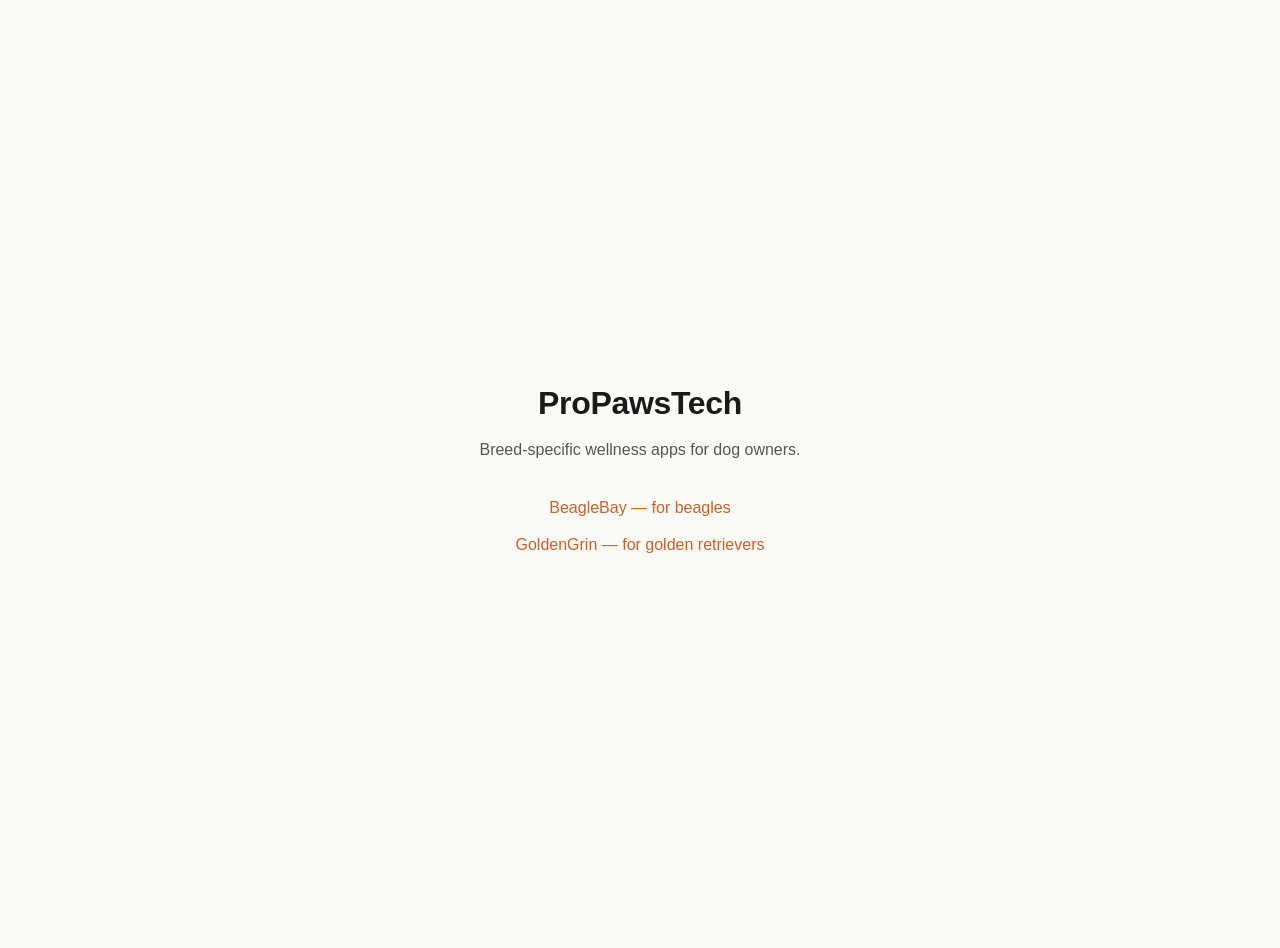
<file: index.html>
<!DOCTYPE html>
<html lang="en">
<head>
    <meta charset="utf-8">
    <meta name="viewport" content="width=device-width, initial-scale=1">
    <meta name="robots" content="index,follow">
    <title>ProPawsTech</title>
    <style>
        :root {
            --bg: #fafaf7;
            --fg: #1a1a1a;
            --muted: #555;
            --accent: #c8632c;
        }
        @media (prefers-color-scheme: dark) {
            :root { --bg:#15140f; --fg:#ececea; --muted:#a4a4a0; --accent:#ffa86b; }
        }
        body {
            background: var(--bg); color: var(--fg);
            font-family: -apple-system, BlinkMacSystemFont, "Segoe UI", Roboto, sans-serif;
            margin: 0; min-height: 100vh;
            display: flex; align-items: center; justify-content: center;
            padding: 24px; line-height: 1.6;
        }
        main { max-width: 480px; text-align: center; }
        h1 { font-size: 2rem; margin: 0 0 8px; letter-spacing: -0.01em; }
        p  { color: var(--muted); margin: 0 0 32px; }
        ul { list-style: none; padding: 0; margin: 0; }
        li { margin: 12px 0; }
        a {
            color: var(--accent); text-decoration: none; font-weight: 500;
        }
        a:hover { text-decoration: underline; }
    </style>
</head>
<body>
<main>
    <h1>ProPawsTech</h1>
    <p>Breed-specific wellness apps for dog owners.</p>
    <ul>
        <li><a href="/beaglebay/">BeagleBay — for beagles</a></li>
        <li><a href="/goldengrin/">GoldenGrin — for golden retrievers</a></li>
    </ul>
</main>
</body>
</html>
</file>
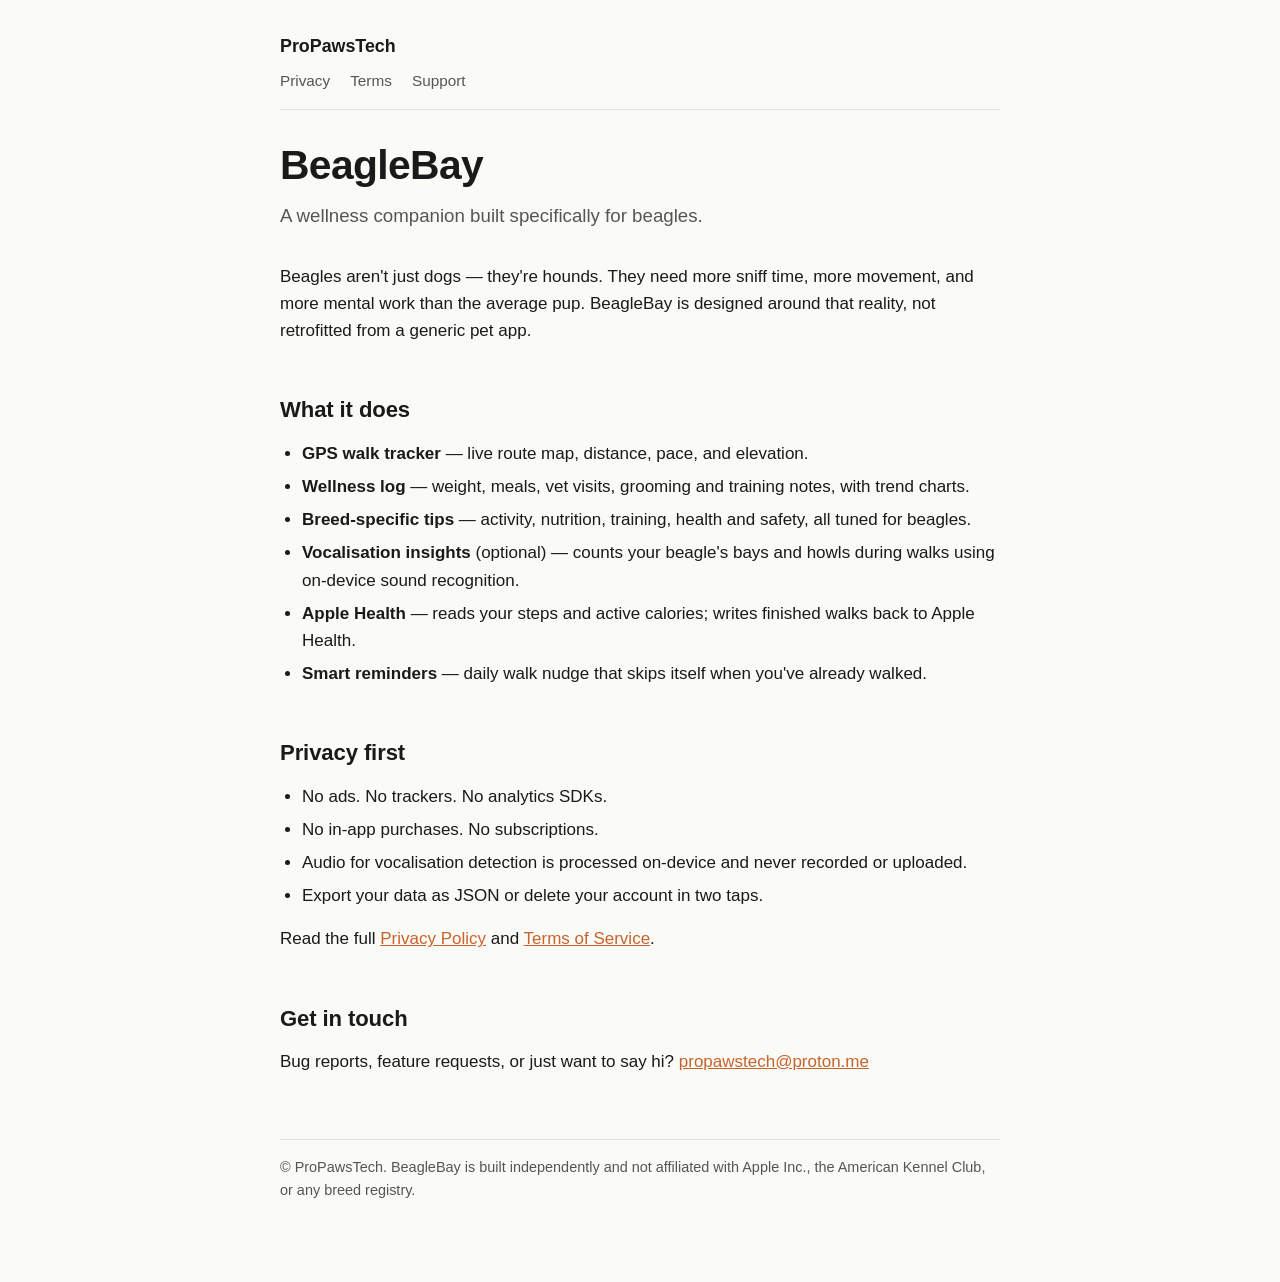
<file: beaglebay/index.html>
<!DOCTYPE html>
<html lang="en">
<head>
    <meta charset="utf-8">
    <meta name="viewport" content="width=device-width, initial-scale=1">
    <meta name="description" content="BeagleBay — the wellness companion built specifically for beagles. GPS walks, weight & nutrition tracking, breed-specific tips. Free, no ads, no in-app purchases.">
    <meta name="robots" content="index,follow">
    <title>BeagleBay — A wellness app built for beagles</title>
    <style>
        :root {
            --bg: #fafaf7;
            --fg: #1a1a1a;
            --muted: #555;
            --accent: #c8632c;
            --rule: #e3e3dd;
            --max-width: 720px;
        }
        @media (prefers-color-scheme: dark) {
            :root { --bg:#15140f; --fg:#ececea; --muted:#a4a4a0; --accent:#ffa86b; --rule:#2c2a25; }
        }
        * { box-sizing: border-box; }
        html { font-size: 17px; -webkit-text-size-adjust: 100%; }
        body {
            background: var(--bg); color: var(--fg);
            font-family: -apple-system, BlinkMacSystemFont, "Segoe UI", Roboto, sans-serif;
            line-height: 1.6; margin: 0; padding: 32px 24px 80px;
            display: flex; justify-content: center;
        }
        main { width: 100%; max-width: var(--max-width); }
        header {
            border-bottom: 1px solid var(--rule);
            padding-bottom: 16px; margin-bottom: 32px;
        }
        header a.brand {
            font-weight: 600; color: var(--fg); text-decoration: none; font-size: 1.05rem;
        }
        header nav { margin-top: 8px; font-size: 0.9rem; }
        header nav a { color: var(--muted); text-decoration: none; margin-right: 16px; }
        header nav a:hover { color: var(--accent); }
        h1 {
            font-size: 2.4rem; line-height: 1.15; margin: 24px 0 12px;
            letter-spacing: -0.015em;
        }
        .lede { color: var(--muted); font-size: 1.1rem; margin: 0 0 32px; }
        h2 {
            font-size: 1.3rem; margin: 48px 0 12px; letter-spacing: -0.005em;
        }
        p, ul { margin: 0 0 16px; }
        ul { padding-left: 22px; }
        li { margin-bottom: 6px; }
        a { color: var(--accent); }
        .pill {
            display: inline-block; background: var(--rule); color: var(--fg);
            padding: 4px 12px; border-radius: 999px; font-size: 0.85rem;
            margin-right: 8px; margin-bottom: 8px;
        }
        footer {
            margin-top: 64px; padding-top: 16px;
            border-top: 1px solid var(--rule);
            color: var(--muted); font-size: 0.85rem;
        }
        footer a { color: var(--muted); }
    </style>
</head>
<body>
<main>
    <header>
        <a class="brand" href="/">ProPawsTech</a>
        <nav>
            <a href="/beaglebay/privacy">Privacy</a>
            <a href="/beaglebay/terms">Terms</a>
            <a href="/beaglebay/support">Support</a>
        </nav>
    </header>

    <h1>BeagleBay</h1>
    <p class="lede">A wellness companion built specifically for beagles.</p>

    <p>
        Beagles aren't just dogs &mdash; they're hounds. They need more sniff
        time, more movement, and more mental work than the average pup.
        BeagleBay is designed around that reality, not retrofitted from a
        generic pet app.
    </p>

    <h2>What it does</h2>
    <ul>
        <li><strong>GPS walk tracker</strong> &mdash; live route map, distance, pace, and elevation.</li>
        <li><strong>Wellness log</strong> &mdash; weight, meals, vet visits, grooming and training notes, with trend charts.</li>
        <li><strong>Breed-specific tips</strong> &mdash; activity, nutrition, training, health and safety, all tuned for beagles.</li>
        <li><strong>Vocalisation insights</strong> (optional) &mdash; counts your beagle's bays and howls during walks using on-device sound recognition.</li>
        <li><strong>Apple Health</strong> &mdash; reads your steps and active calories; writes finished walks back to Apple Health.</li>
        <li><strong>Smart reminders</strong> &mdash; daily walk nudge that skips itself when you've already walked.</li>
    </ul>

    <h2>Privacy first</h2>
    <ul>
        <li>No ads. No trackers. No analytics SDKs.</li>
        <li>No in-app purchases. No subscriptions.</li>
        <li>Audio for vocalisation detection is processed on-device and never recorded or uploaded.</li>
        <li>Export your data as JSON or delete your account in two taps.</li>
    </ul>
    <p>
        Read the full <a href="/beaglebay/privacy">Privacy Policy</a> and
        <a href="/beaglebay/terms">Terms of Service</a>.
    </p>

    <h2>Get in touch</h2>
    <p>
        Bug reports, feature requests, or just want to say hi?
        <a href="mailto:propawstech@proton.me">propawstech@proton.me</a>
    </p>

    <footer>
        © ProPawsTech. BeagleBay is built independently and not affiliated
        with Apple Inc., the American Kennel Club, or any breed registry.
    </footer>
</main>
</body>
</html>
</file>
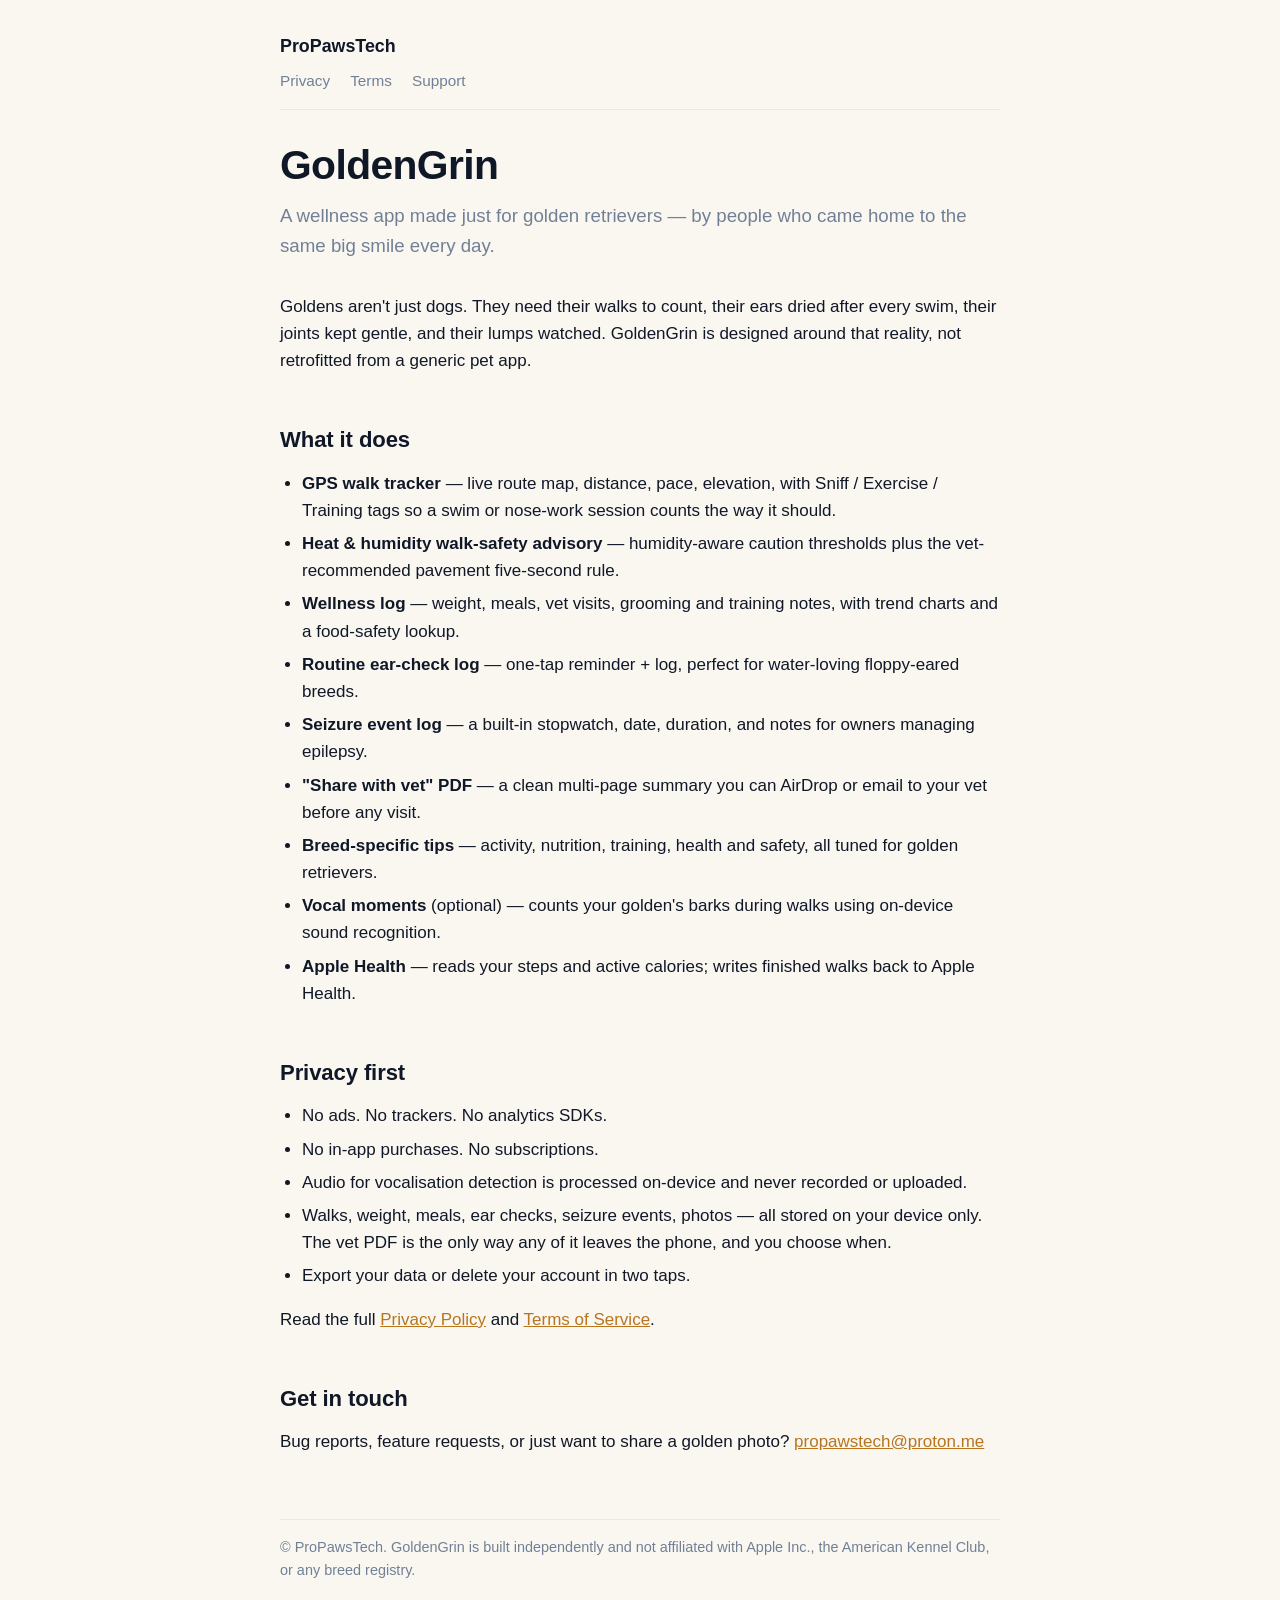
<file: goldengrin/index.html>
<!DOCTYPE html>
<html lang="en">
<head>
    <meta charset="utf-8">
    <meta name="viewport" content="width=device-width, initial-scale=1">
    <meta name="description" content="GoldenGrin — the wellness app made just for golden retrievers. GPS walks, swim & ear-care reminders, joint tracking, vet PDF export. Free, no ads, no in-app purchases.">
    <meta name="robots" content="index,follow">
    <title>GoldenGrin — A wellness app made for golden retrievers</title>
    <style>
        :root {
            --bg: #faf7f1;
            --fg: #101828;
            --muted: #718096;
            --accent: #d99a2b;
            --accent-dark: #b8751f;
            --rule: #f1e7da;
            --max-width: 720px;
        }
        @media (prefers-color-scheme: dark) {
            :root { --bg:#181610; --fg:#ececea; --muted:#a4a4a0; --accent:#e8b44c; --rule:#2c2925; }
        }
        * { box-sizing: border-box; }
        html { font-size: 17px; -webkit-text-size-adjust: 100%; }
        body {
            background: var(--bg); color: var(--fg);
            font-family: -apple-system, BlinkMacSystemFont, "Segoe UI", Roboto, sans-serif;
            line-height: 1.6; margin: 0; padding: 32px 24px 80px;
            display: flex; justify-content: center;
        }
        main { width: 100%; max-width: var(--max-width); }
        header {
            border-bottom: 1px solid var(--rule);
            padding-bottom: 16px; margin-bottom: 32px;
        }
        header a.brand {
            font-weight: 600; color: var(--fg); text-decoration: none; font-size: 1.05rem;
        }
        header nav { margin-top: 8px; font-size: 0.9rem; }
        header nav a { color: var(--muted); text-decoration: none; margin-right: 16px; }
        header nav a:hover { color: var(--accent); }
        h1 {
            font-size: 2.4rem; line-height: 1.15; margin: 24px 0 12px;
            letter-spacing: -0.015em;
        }
        .lede { color: var(--muted); font-size: 1.1rem; margin: 0 0 32px; }
        h2 {
            font-size: 1.3rem; margin: 48px 0 12px; letter-spacing: -0.005em;
        }
        p, ul { margin: 0 0 16px; }
        ul { padding-left: 22px; }
        li { margin-bottom: 6px; }
        a { color: var(--accent-dark); }
        .pill {
            display: inline-block; background: var(--rule); color: var(--fg);
            padding: 4px 12px; border-radius: 999px; font-size: 0.85rem;
            margin-right: 8px; margin-bottom: 8px;
        }
        footer {
            margin-top: 64px; padding-top: 16px;
            border-top: 1px solid var(--rule);
            color: var(--muted); font-size: 0.85rem;
        }
        footer a { color: var(--muted); }
    </style>
</head>
<body>
<main>
    <header>
        <a class="brand" href="/">ProPawsTech</a>
        <nav>
            <a href="/goldengrin/privacy">Privacy</a>
            <a href="/goldengrin/terms">Terms</a>
            <a href="/goldengrin/support">Support</a>
        </nav>
    </header>

    <h1>GoldenGrin</h1>
    <p class="lede">A wellness app made just for golden retrievers — by people who came home to the same big smile every day.</p>

    <p>
        Goldens aren't just dogs. They need their walks to count, their ears
        dried after every swim, their joints kept gentle, and their lumps
        watched. GoldenGrin is designed around that reality, not retrofitted
        from a generic pet app.
    </p>

    <h2>What it does</h2>
    <ul>
        <li><strong>GPS walk tracker</strong> &mdash; live route map, distance, pace, elevation, with Sniff / Exercise / Training tags so a swim or nose-work session counts the way it should.</li>
        <li><strong>Heat &amp; humidity walk-safety advisory</strong> &mdash; humidity-aware caution thresholds plus the vet-recommended pavement five-second rule.</li>
        <li><strong>Wellness log</strong> &mdash; weight, meals, vet visits, grooming and training notes, with trend charts and a food-safety lookup.</li>
        <li><strong>Routine ear-check log</strong> &mdash; one-tap reminder + log, perfect for water-loving floppy-eared breeds.</li>
        <li><strong>Seizure event log</strong> &mdash; a built-in stopwatch, date, duration, and notes for owners managing epilepsy.</li>
        <li><strong>"Share with vet" PDF</strong> &mdash; a clean multi-page summary you can AirDrop or email to your vet before any visit.</li>
        <li><strong>Breed-specific tips</strong> &mdash; activity, nutrition, training, health and safety, all tuned for golden retrievers.</li>
        <li><strong>Vocal moments</strong> (optional) &mdash; counts your golden's barks during walks using on-device sound recognition.</li>
        <li><strong>Apple Health</strong> &mdash; reads your steps and active calories; writes finished walks back to Apple Health.</li>
    </ul>

    <h2>Privacy first</h2>
    <ul>
        <li>No ads. No trackers. No analytics SDKs.</li>
        <li>No in-app purchases. No subscriptions.</li>
        <li>Audio for vocalisation detection is processed on-device and never recorded or uploaded.</li>
        <li>Walks, weight, meals, ear checks, seizure events, photos &mdash; all stored on your device only. The vet PDF is the only way any of it leaves the phone, and you choose when.</li>
        <li>Export your data or delete your account in two taps.</li>
    </ul>
    <p>
        Read the full <a href="/goldengrin/privacy">Privacy Policy</a> and
        <a href="/goldengrin/terms">Terms of Service</a>.
    </p>

    <h2>Get in touch</h2>
    <p>
        Bug reports, feature requests, or just want to share a golden photo?
        <a href="mailto:propawstech@proton.me">propawstech@proton.me</a>
    </p>

    <footer>
        © ProPawsTech. GoldenGrin is built independently and not affiliated
        with Apple Inc., the American Kennel Club, or any breed registry.
    </footer>
</main>
</body>
</html>
</file>
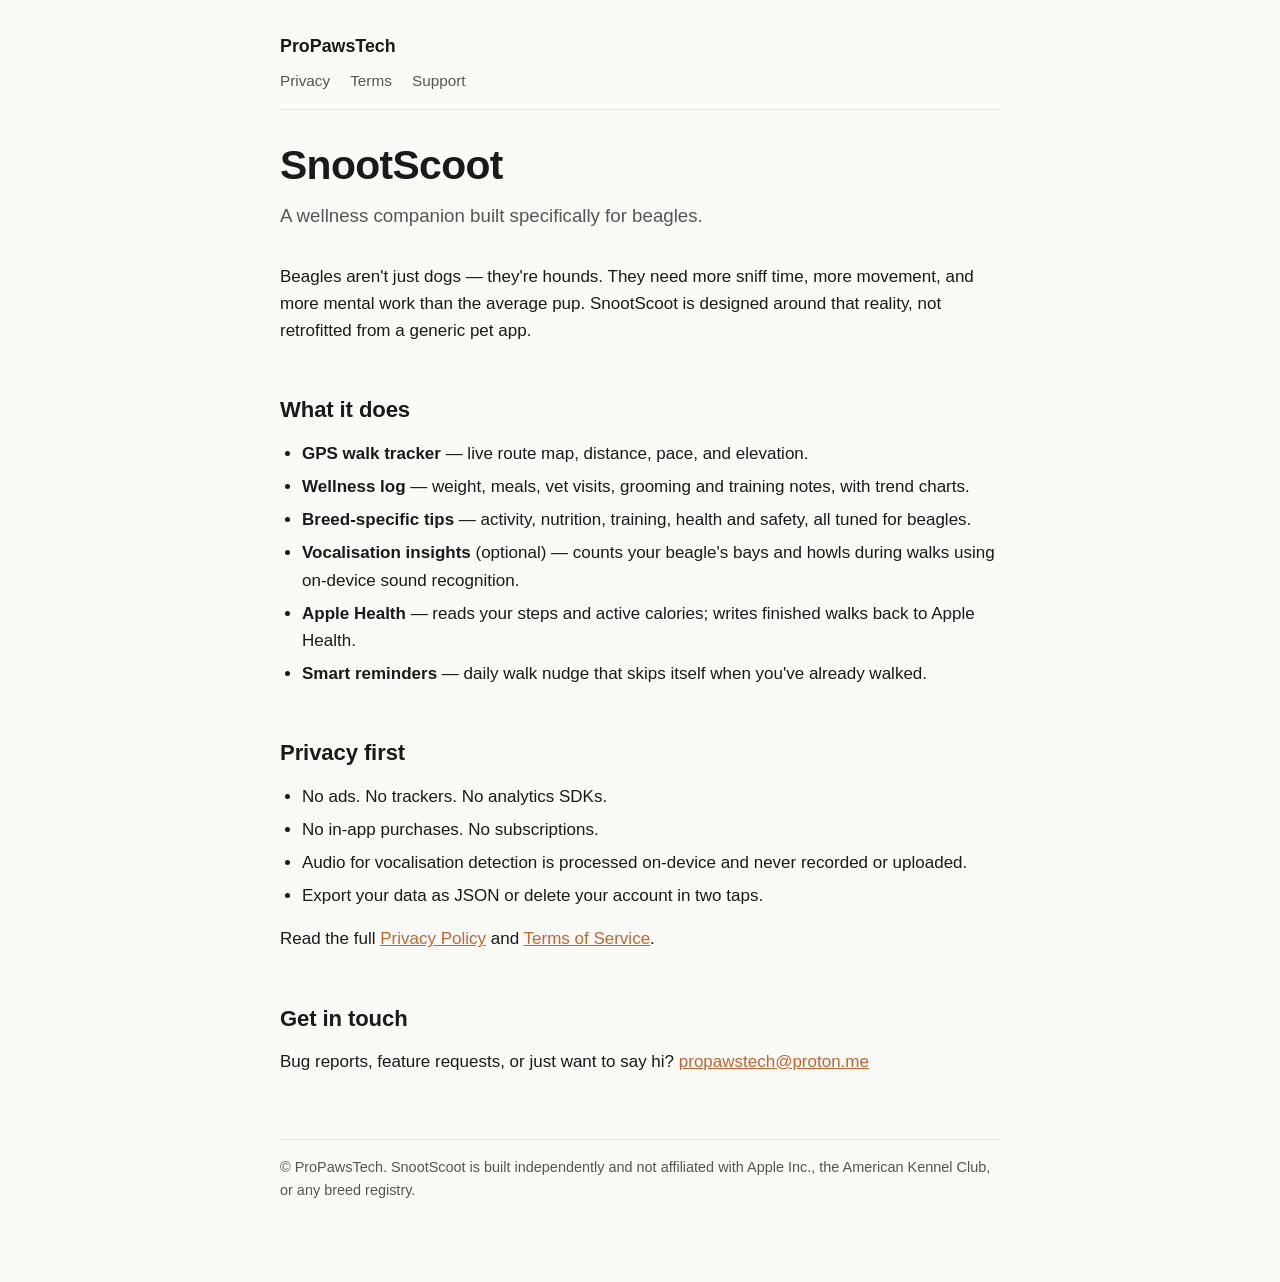
<file: snootscoot/index.html>
<!DOCTYPE html>
<html lang="en">
<head>
    <meta charset="utf-8">
    <meta name="viewport" content="width=device-width, initial-scale=1">
    <meta name="description" content="SnootScoot — the wellness companion built specifically for beagles. GPS walks, weight & nutrition tracking, breed-specific tips. Free, no ads, no in-app purchases.">
    <meta name="robots" content="index,follow">
    <title>SnootScoot — A wellness app built for beagles</title>
    <style>
        :root {
            --bg: #fafaf7;
            --fg: #1a1a1a;
            --muted: #555;
            --accent: #c8632c;
            --rule: #e3e3dd;
            --max-width: 720px;
        }
        @media (prefers-color-scheme: dark) {
            :root { --bg:#15140f; --fg:#ececea; --muted:#a4a4a0; --accent:#ffa86b; --rule:#2c2a25; }
        }
        * { box-sizing: border-box; }
        html { font-size: 17px; -webkit-text-size-adjust: 100%; }
        body {
            background: var(--bg); color: var(--fg);
            font-family: -apple-system, BlinkMacSystemFont, "Segoe UI", Roboto, sans-serif;
            line-height: 1.6; margin: 0; padding: 32px 24px 80px;
            display: flex; justify-content: center;
        }
        main { width: 100%; max-width: var(--max-width); }
        header {
            border-bottom: 1px solid var(--rule);
            padding-bottom: 16px; margin-bottom: 32px;
        }
        header a.brand {
            font-weight: 600; color: var(--fg); text-decoration: none; font-size: 1.05rem;
        }
        header nav { margin-top: 8px; font-size: 0.9rem; }
        header nav a { color: var(--muted); text-decoration: none; margin-right: 16px; }
        header nav a:hover { color: var(--accent); }
        h1 {
            font-size: 2.4rem; line-height: 1.15; margin: 24px 0 12px;
            letter-spacing: -0.015em;
        }
        .lede { color: var(--muted); font-size: 1.1rem; margin: 0 0 32px; }
        h2 {
            font-size: 1.3rem; margin: 48px 0 12px; letter-spacing: -0.005em;
        }
        p, ul { margin: 0 0 16px; }
        ul { padding-left: 22px; }
        li { margin-bottom: 6px; }
        a { color: var(--accent); }
        .pill {
            display: inline-block; background: var(--rule); color: var(--fg);
            padding: 4px 12px; border-radius: 999px; font-size: 0.85rem;
            margin-right: 8px; margin-bottom: 8px;
        }
        footer {
            margin-top: 64px; padding-top: 16px;
            border-top: 1px solid var(--rule);
            color: var(--muted); font-size: 0.85rem;
        }
        footer a { color: var(--muted); }
    </style>
</head>
<body>
<main>
    <header>
        <a class="brand" href="/">ProPawsTech</a>
        <nav>
            <a href="/snootscoot/privacy">Privacy</a>
            <a href="/snootscoot/terms">Terms</a>
            <a href="/snootscoot/support">Support</a>
        </nav>
    </header>

    <h1>SnootScoot</h1>
    <p class="lede">A wellness companion built specifically for beagles.</p>

    <p>
        Beagles aren't just dogs &mdash; they're hounds. They need more sniff
        time, more movement, and more mental work than the average pup.
        SnootScoot is designed around that reality, not retrofitted from a
        generic pet app.
    </p>

    <h2>What it does</h2>
    <ul>
        <li><strong>GPS walk tracker</strong> &mdash; live route map, distance, pace, and elevation.</li>
        <li><strong>Wellness log</strong> &mdash; weight, meals, vet visits, grooming and training notes, with trend charts.</li>
        <li><strong>Breed-specific tips</strong> &mdash; activity, nutrition, training, health and safety, all tuned for beagles.</li>
        <li><strong>Vocalisation insights</strong> (optional) &mdash; counts your beagle's bays and howls during walks using on-device sound recognition.</li>
        <li><strong>Apple Health</strong> &mdash; reads your steps and active calories; writes finished walks back to Apple Health.</li>
        <li><strong>Smart reminders</strong> &mdash; daily walk nudge that skips itself when you've already walked.</li>
    </ul>

    <h2>Privacy first</h2>
    <ul>
        <li>No ads. No trackers. No analytics SDKs.</li>
        <li>No in-app purchases. No subscriptions.</li>
        <li>Audio for vocalisation detection is processed on-device and never recorded or uploaded.</li>
        <li>Export your data as JSON or delete your account in two taps.</li>
    </ul>
    <p>
        Read the full <a href="/snootscoot/privacy">Privacy Policy</a> and
        <a href="/snootscoot/terms">Terms of Service</a>.
    </p>

    <h2>Get in touch</h2>
    <p>
        Bug reports, feature requests, or just want to say hi?
        <a href="mailto:propawstech@proton.me">propawstech@proton.me</a>
    </p>

    <footer>
        © ProPawsTech. SnootScoot is built independently and not affiliated
        with Apple Inc., the American Kennel Club, or any breed registry.
    </footer>
</main>
</body>
</html>
</file>
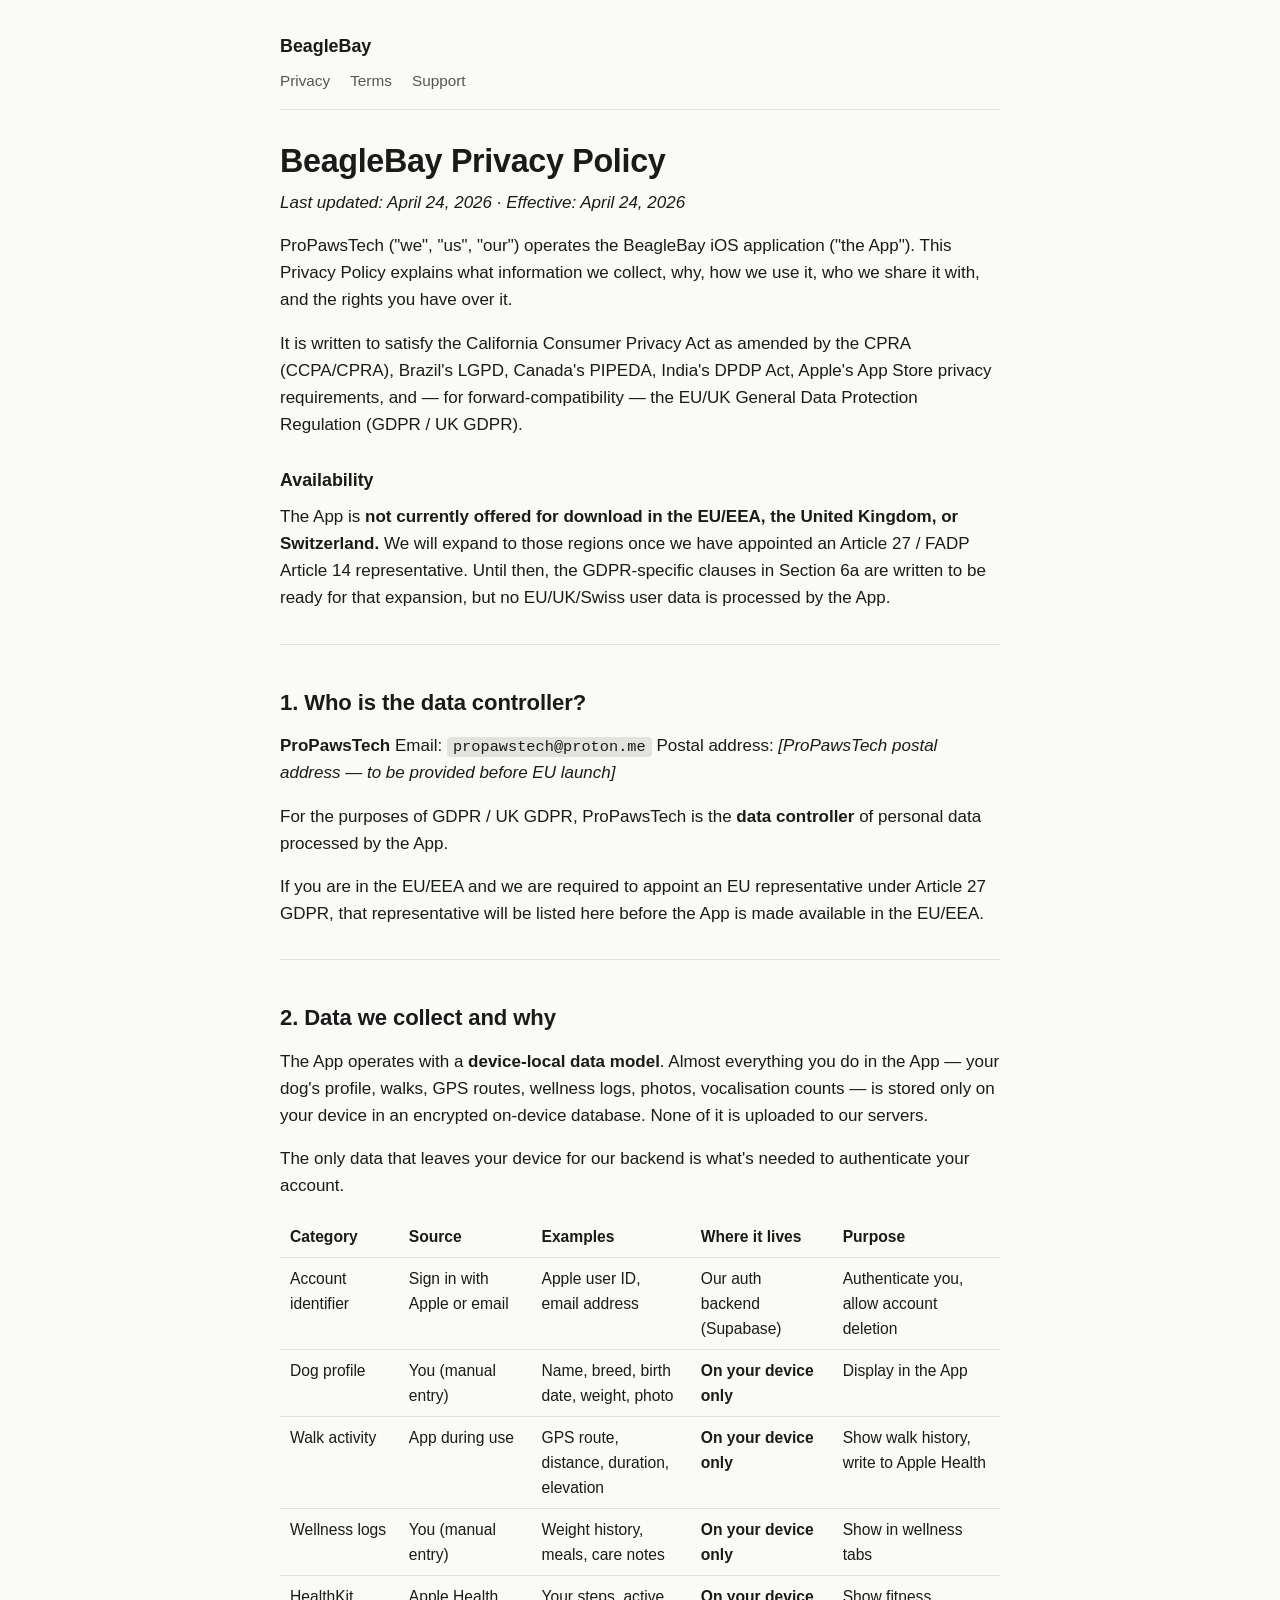
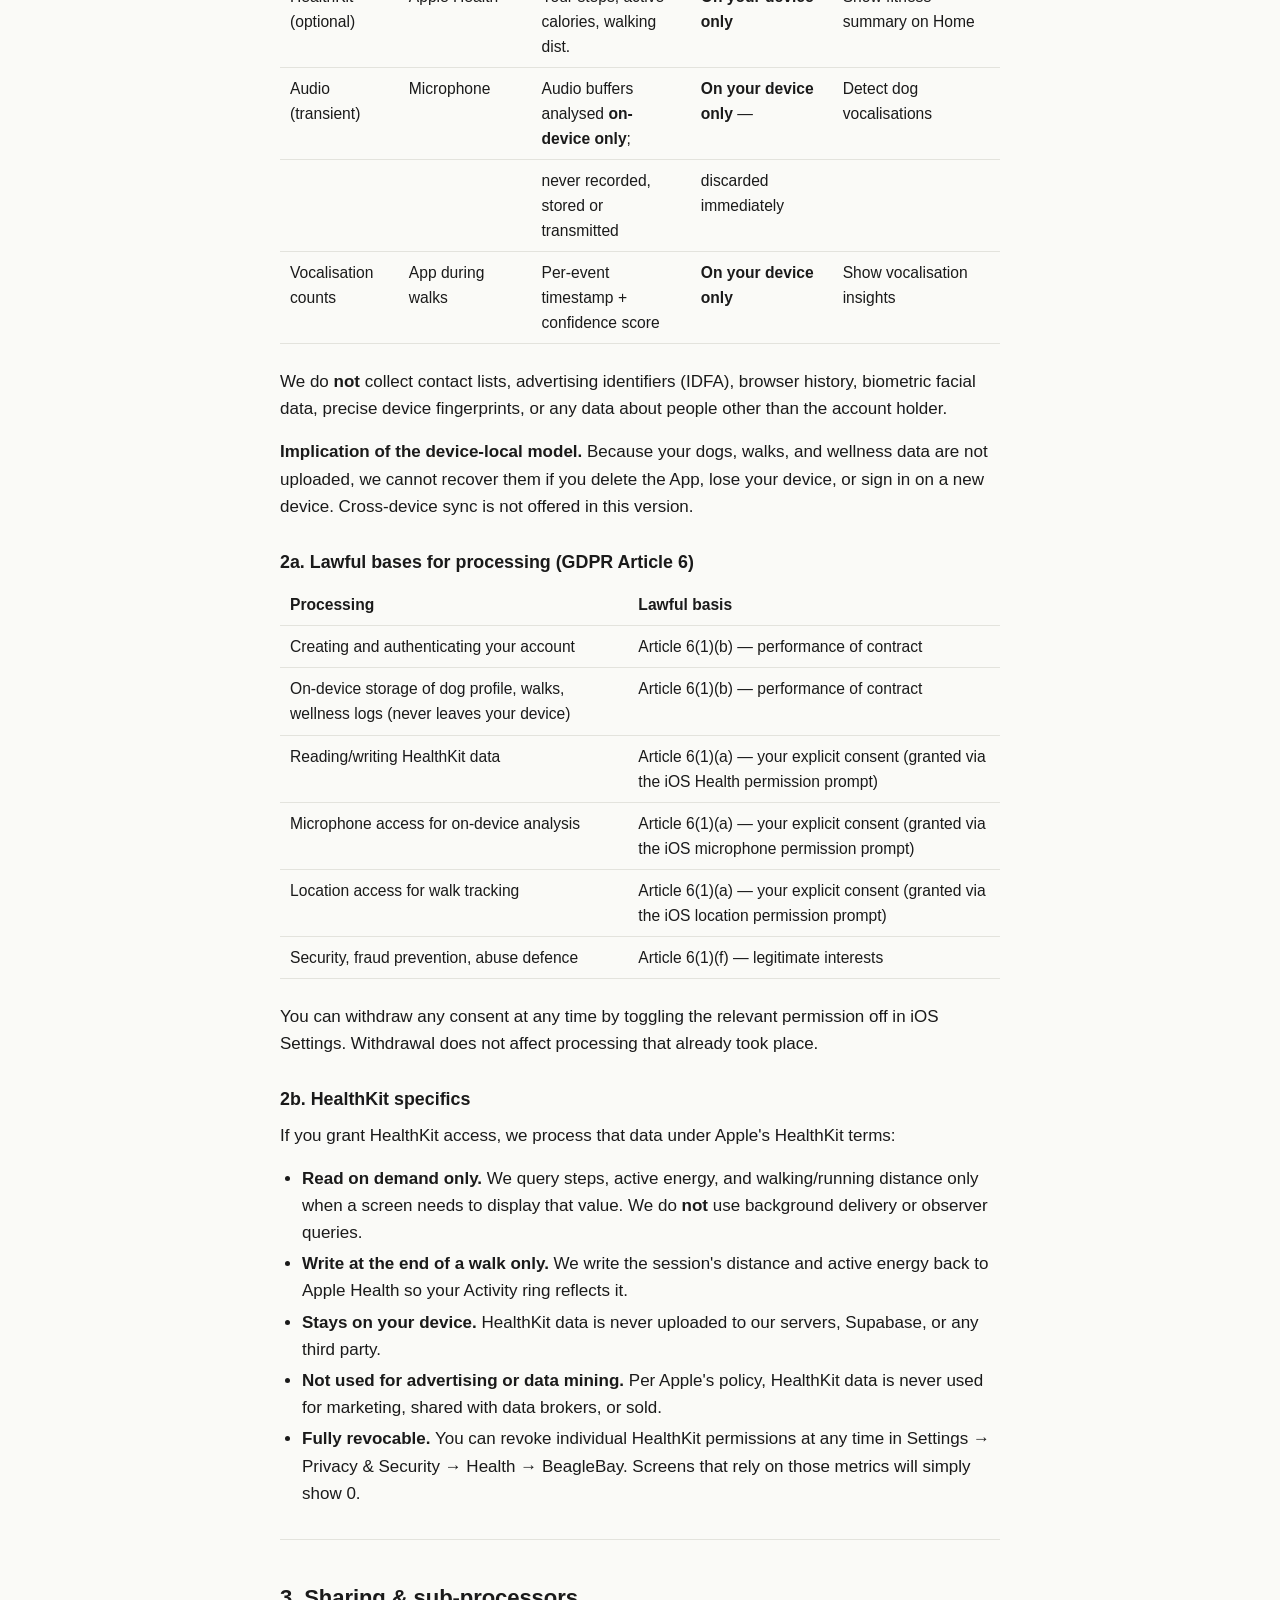
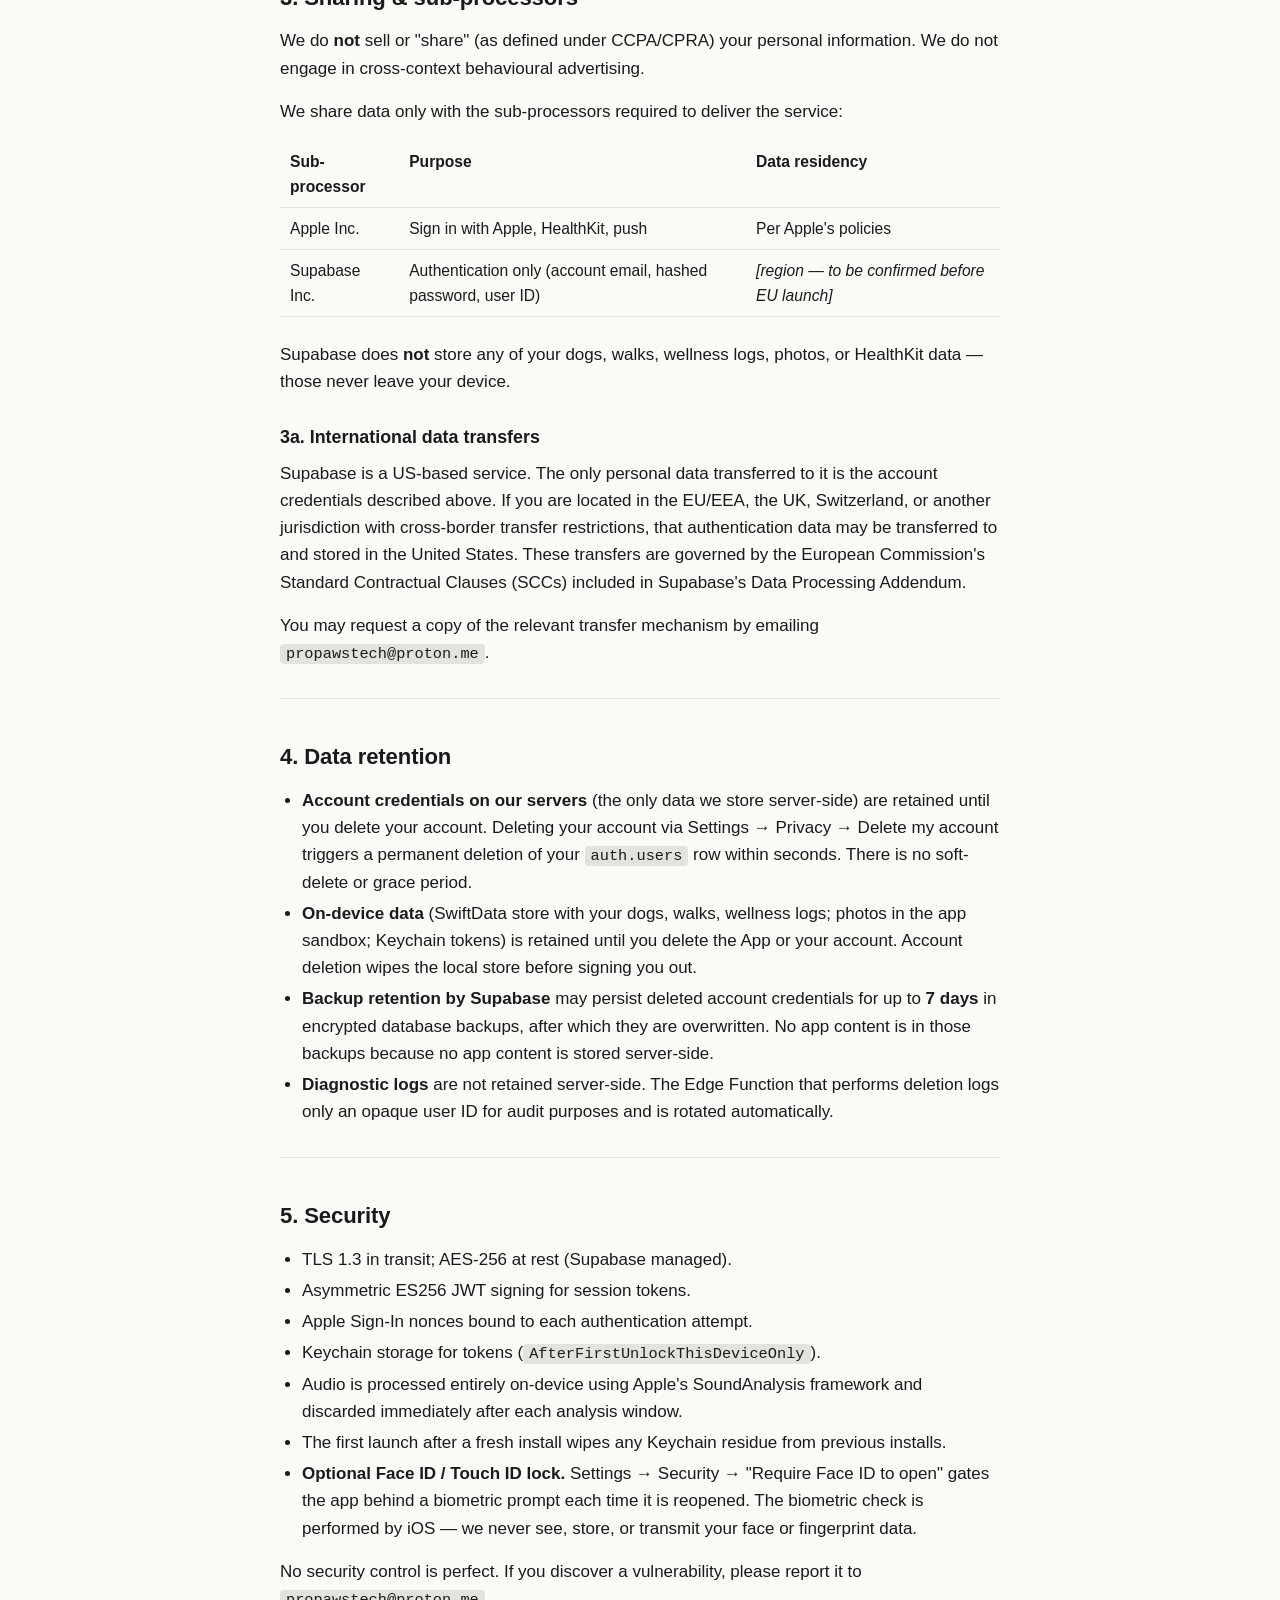
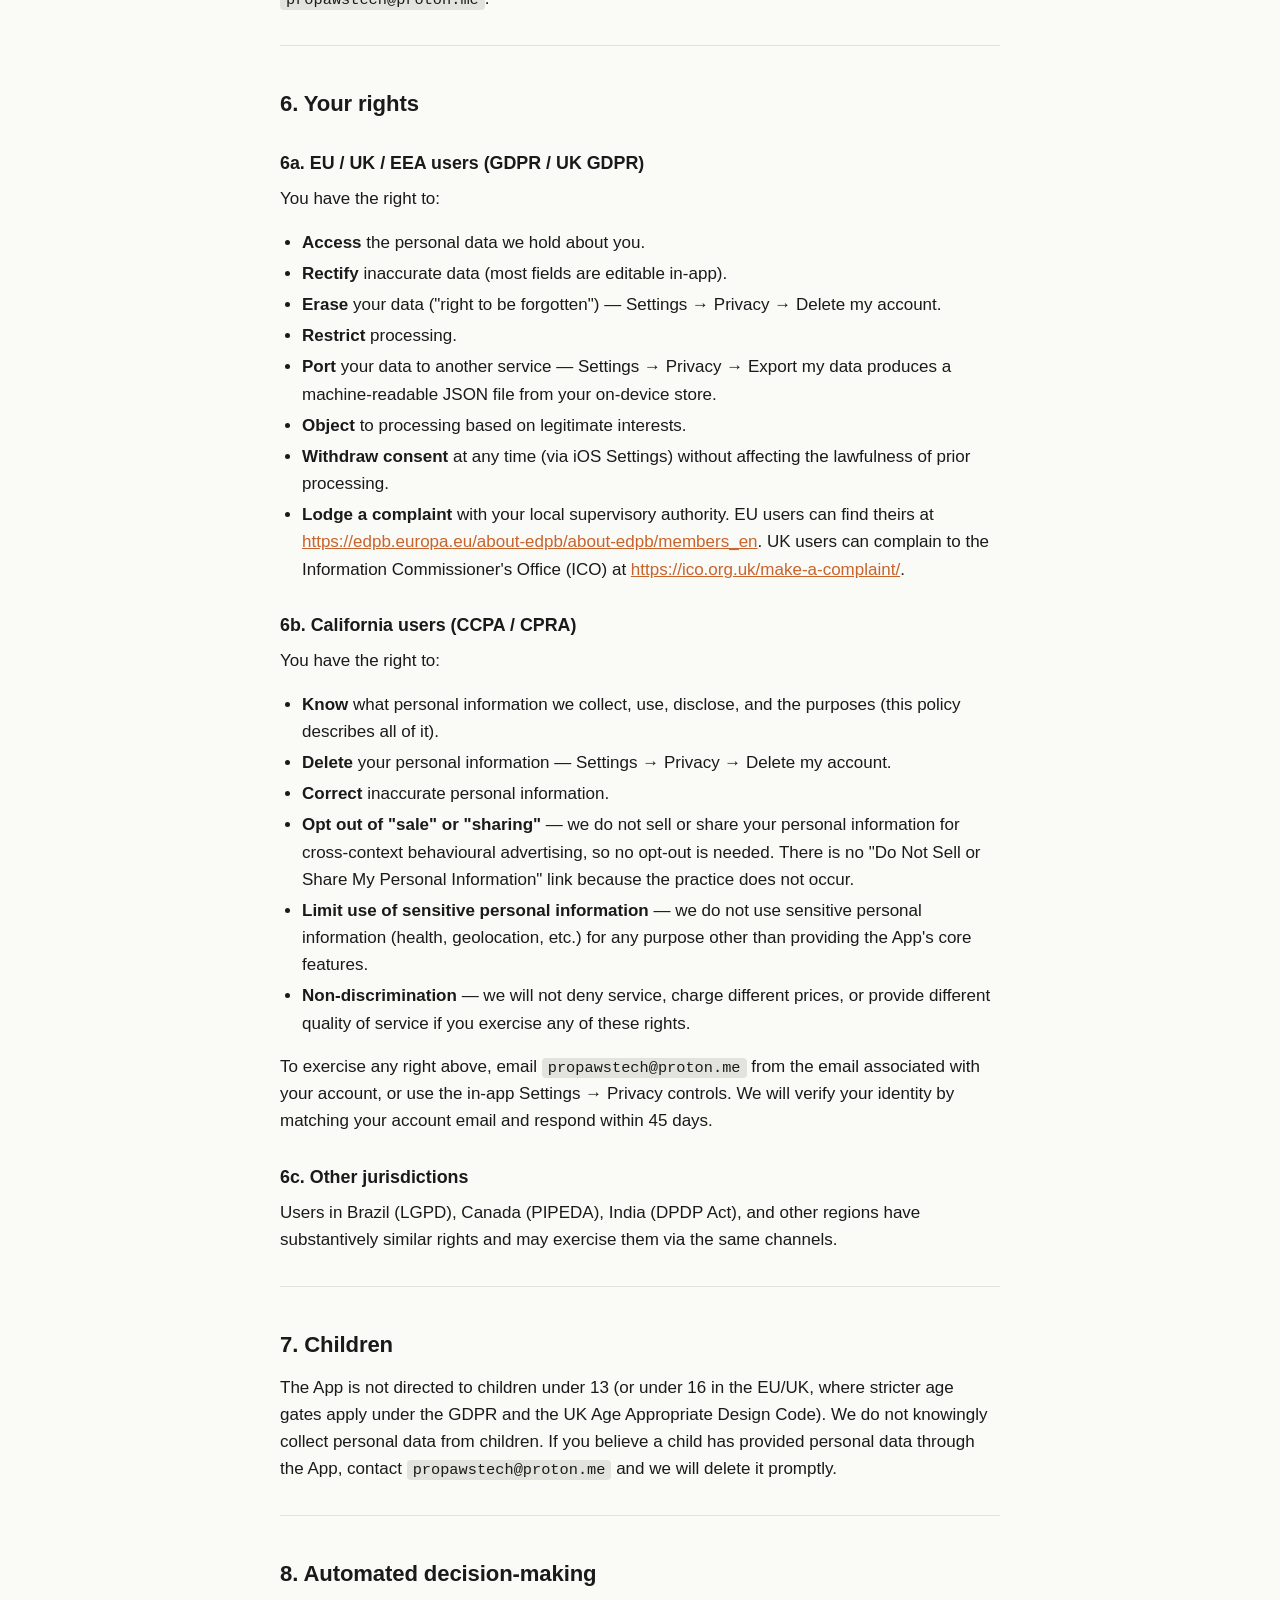
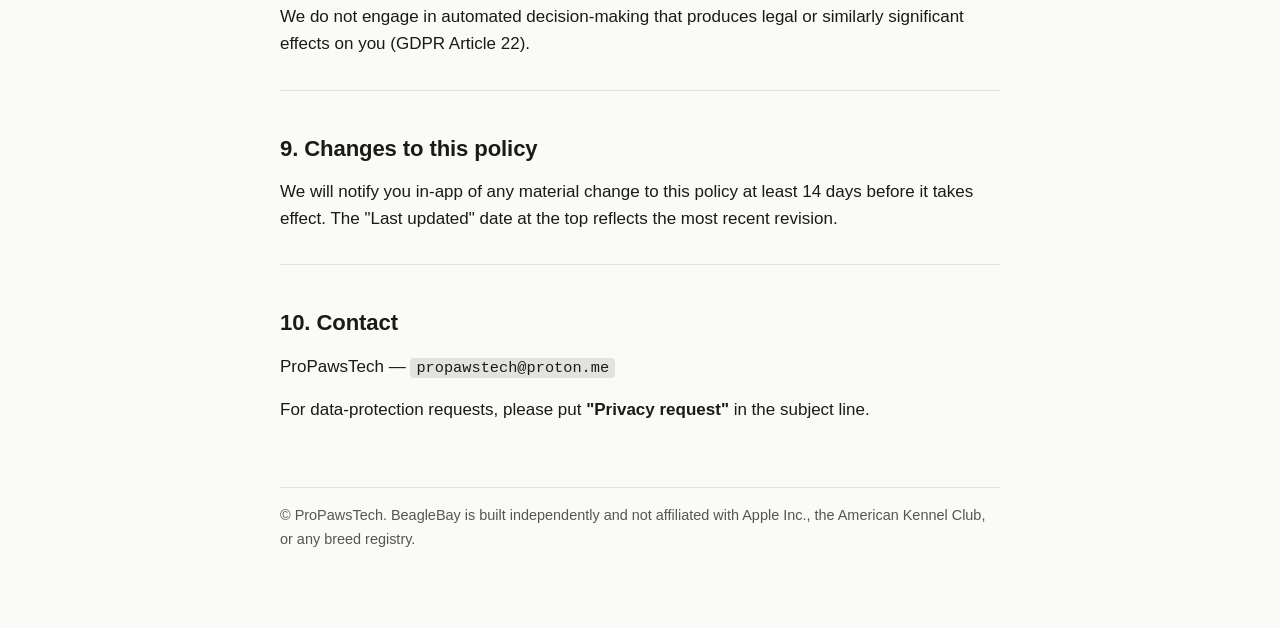
<file: beaglebay/privacy/index.html>
<!DOCTYPE html>
<html lang="en">
<head>
    <meta charset="utf-8">
    <meta name="viewport" content="width=device-width, initial-scale=1">
    <meta name="robots" content="index,follow">
    <title>BeagleBay · Privacy Policy</title>
    <style>
/* Shared styles for propawstech.com pages.
   Inlined into each generated HTML file by site/build.py — kept as a
   separate file only so edits to typography/colours flow through to all
   pages on the next build. Keep the rules conservative: legal pages
   should be readable, printable, and accessible above all else. */

:root {
    --bg: #fafaf7;
    --fg: #1a1a1a;
    --muted: #555;
    --accent: #c8632c; /* warm beagle-amber */
    --rule: #e3e3dd;
    --max-width: 720px;
}

@media (prefers-color-scheme: dark) {
    :root {
        --bg: #15140f;
        --fg: #ececea;
        --muted: #a4a4a0;
        --accent: #ffa86b;
        --rule: #2c2a25;
    }
}

* { box-sizing: border-box; }

html { font-size: 17px; -webkit-text-size-adjust: 100%; }

body {
    background: var(--bg);
    color: var(--fg);
    font-family: -apple-system, BlinkMacSystemFont, "Segoe UI", Roboto,
                 "Helvetica Neue", Arial, sans-serif;
    line-height: 1.6;
    margin: 0;
    padding: 32px 24px 80px;
    display: flex;
    justify-content: center;
}

main {
    width: 100%;
    max-width: var(--max-width);
}

header {
    border-bottom: 1px solid var(--rule);
    padding-bottom: 16px;
    margin-bottom: 32px;
}

header a.brand {
    font-weight: 600;
    color: var(--fg);
    text-decoration: none;
    font-size: 1.05rem;
}

header nav {
    margin-top: 8px;
    font-size: 0.9rem;
}

header nav a {
    color: var(--muted);
    text-decoration: none;
    margin-right: 16px;
}

header nav a:hover { color: var(--accent); }

h1 {
    font-size: 1.9rem;
    line-height: 1.2;
    margin: 0 0 8px;
    letter-spacing: -0.01em;
}

h2 {
    font-size: 1.3rem;
    margin: 40px 0 12px;
    letter-spacing: -0.005em;
}

h3 {
    font-size: 1.05rem;
    margin: 28px 0 8px;
}

p, ul, ol { margin: 0 0 16px; }
ul, ol { padding-left: 22px; }
li { margin-bottom: 4px; }

a { color: var(--accent); }

hr {
    border: 0;
    border-top: 1px solid var(--rule);
    margin: 32px 0;
}

code {
    background: var(--rule);
    padding: 1px 6px;
    border-radius: 4px;
    font-size: 0.9em;
}

table {
    width: 100%;
    border-collapse: collapse;
    margin: 0 0 24px;
    font-size: 0.92rem;
}

th, td {
    text-align: left;
    padding: 8px 10px;
    border-bottom: 1px solid var(--rule);
    vertical-align: top;
}

th {
    font-weight: 600;
    background: transparent;
}

blockquote {
    border-left: 3px solid var(--accent);
    margin: 16px 0;
    padding: 4px 14px;
    color: var(--muted);
}

footer {
    margin-top: 64px;
    padding-top: 16px;
    border-top: 1px solid var(--rule);
    color: var(--muted);
    font-size: 0.85rem;
}

footer a { color: var(--muted); }

    </style>
</head>
<body>
<main>
    <header>
        <a class="brand" href="/beaglebay/">BeagleBay</a>
        <nav>
            <a href="/beaglebay/privacy">Privacy</a>
            <a href="/beaglebay/terms">Terms</a>
            <a href="/beaglebay/support">Support</a>
        </nav>
    </header>
    <h1>BeagleBay Privacy Policy</h1>
<p><em>Last updated: April 24, 2026 · Effective: April 24, 2026</em></p>
<p>ProPawsTech ("we", "us", "our") operates the BeagleBay iOS application
("the App"). This Privacy Policy explains what information we collect, why,
how we use it, who we share it with, and the rights you have over it.</p>
<p>It is written to satisfy the California Consumer Privacy Act as amended by
the CPRA (CCPA/CPRA), Brazil's LGPD, Canada's PIPEDA, India's DPDP Act,
Apple's App Store privacy requirements, and — for forward-compatibility —
the EU/UK General Data Protection Regulation (GDPR / UK GDPR).</p>
<h3>Availability</h3>
<p>The App is <strong>not currently offered for download in the EU/EEA, the United
Kingdom, or Switzerland.</strong> We will expand to those regions once we have
appointed an Article 27 / FADP Article 14 representative. Until then, the
GDPR-specific clauses in Section 6a are written to be ready for that
expansion, but no EU/UK/Swiss user data is processed by the App.</p>
<hr />
<h2>1. Who is the data controller?</h2>
<p><strong>ProPawsTech</strong>
Email: <code>propawstech@proton.me</code>
Postal address: <em>[ProPawsTech postal address — to be provided before EU launch]</em></p>
<p>For the purposes of GDPR / UK GDPR, ProPawsTech is the <strong>data controller</strong>
of personal data processed by the App.</p>
<p>If you are in the EU/EEA and we are required to appoint an EU representative
under Article 27 GDPR, that representative will be listed here before the
App is made available in the EU/EEA.</p>
<hr />
<h2>2. Data we collect and why</h2>
<p>The App operates with a <strong>device-local data model</strong>. Almost everything you
do in the App — your dog's profile, walks, GPS routes, wellness logs,
photos, vocalisation counts — is stored only on your device in an
encrypted on-device database. None of it is uploaded to our servers.</p>
<p>The only data that leaves your device for our backend is what's needed to
authenticate your account.</p>
<table>
<thead>
<tr>
<th>Category</th>
<th>Source</th>
<th>Examples</th>
<th>Where it lives</th>
<th>Purpose</th>
</tr>
</thead>
<tbody>
<tr>
<td>Account identifier</td>
<td>Sign in with Apple or email</td>
<td>Apple user ID, email address</td>
<td>Our auth backend (Supabase)</td>
<td>Authenticate you, allow account deletion</td>
</tr>
<tr>
<td>Dog profile</td>
<td>You (manual entry)</td>
<td>Name, breed, birth date, weight, photo</td>
<td><strong>On your device only</strong></td>
<td>Display in the App</td>
</tr>
<tr>
<td>Walk activity</td>
<td>App during use</td>
<td>GPS route, distance, duration, elevation</td>
<td><strong>On your device only</strong></td>
<td>Show walk history, write to Apple Health</td>
</tr>
<tr>
<td>Wellness logs</td>
<td>You (manual entry)</td>
<td>Weight history, meals, care notes</td>
<td><strong>On your device only</strong></td>
<td>Show in wellness tabs</td>
</tr>
<tr>
<td>HealthKit (optional)</td>
<td>Apple Health</td>
<td>Your steps, active calories, walking dist.</td>
<td><strong>On your device only</strong></td>
<td>Show fitness summary on Home</td>
</tr>
<tr>
<td>Audio (transient)</td>
<td>Microphone</td>
<td>Audio buffers analysed <strong>on-device only</strong>;</td>
<td><strong>On your device only</strong> —</td>
<td>Detect dog vocalisations</td>
</tr>
<tr>
<td></td>
<td></td>
<td>never recorded, stored or transmitted</td>
<td>discarded immediately</td>
<td></td>
</tr>
<tr>
<td>Vocalisation counts</td>
<td>App during walks</td>
<td>Per-event timestamp + confidence score</td>
<td><strong>On your device only</strong></td>
<td>Show vocalisation insights</td>
</tr>
</tbody>
</table>
<p>We do <strong>not</strong> collect contact lists, advertising identifiers (IDFA), browser
history, biometric facial data, precise device fingerprints, or any data
about people other than the account holder.</p>
<p><strong>Implication of the device-local model.</strong> Because your dogs, walks, and
wellness data are not uploaded, we cannot recover them if you delete the
App, lose your device, or sign in on a new device. Cross-device sync is
not offered in this version.</p>
<h3>2a. Lawful bases for processing (GDPR Article 6)</h3>
<table>
<thead>
<tr>
<th>Processing</th>
<th>Lawful basis</th>
</tr>
</thead>
<tbody>
<tr>
<td>Creating and authenticating your account</td>
<td>Article 6(1)(b) — performance of contract</td>
</tr>
<tr>
<td>On-device storage of dog profile, walks, wellness logs (never leaves your device)</td>
<td>Article 6(1)(b) — performance of contract</td>
</tr>
<tr>
<td>Reading/writing HealthKit data</td>
<td>Article 6(1)(a) — your explicit consent (granted via the iOS Health permission prompt)</td>
</tr>
<tr>
<td>Microphone access for on-device analysis</td>
<td>Article 6(1)(a) — your explicit consent (granted via the iOS microphone permission prompt)</td>
</tr>
<tr>
<td>Location access for walk tracking</td>
<td>Article 6(1)(a) — your explicit consent (granted via the iOS location permission prompt)</td>
</tr>
<tr>
<td>Security, fraud prevention, abuse defence</td>
<td>Article 6(1)(f) — legitimate interests</td>
</tr>
</tbody>
</table>
<p>You can withdraw any consent at any time by toggling the relevant permission
off in iOS Settings. Withdrawal does not affect processing that already took
place.</p>
<h3>2b. HealthKit specifics</h3>
<p>If you grant HealthKit access, we process that data under Apple's HealthKit
terms:</p>
<ul>
<li><strong>Read on demand only.</strong> We query steps, active energy, and walking/running
  distance only when a screen needs to display that value. We do <strong>not</strong> use
  background delivery or observer queries.</li>
<li><strong>Write at the end of a walk only.</strong> We write the session's distance and
  active energy back to Apple Health so your Activity ring reflects it.</li>
<li><strong>Stays on your device.</strong> HealthKit data is never uploaded to our servers,
  Supabase, or any third party.</li>
<li><strong>Not used for advertising or data mining.</strong> Per Apple's policy, HealthKit
  data is never used for marketing, shared with data brokers, or sold.</li>
<li><strong>Fully revocable.</strong> You can revoke individual HealthKit permissions at any
  time in Settings → Privacy &amp; Security → Health → BeagleBay. Screens that
  rely on those metrics will simply show 0.</li>
</ul>
<hr />
<h2>3. Sharing &amp; sub-processors</h2>
<p>We do <strong>not</strong> sell or "share" (as defined under CCPA/CPRA) your personal
information. We do not engage in cross-context behavioural advertising.</p>
<p>We share data only with the sub-processors required to deliver the service:</p>
<table>
<thead>
<tr>
<th>Sub-processor</th>
<th>Purpose</th>
<th>Data residency</th>
</tr>
</thead>
<tbody>
<tr>
<td>Apple Inc.</td>
<td>Sign in with Apple, HealthKit, push</td>
<td>Per Apple's policies</td>
</tr>
<tr>
<td>Supabase Inc.</td>
<td>Authentication only (account email, hashed password, user ID)</td>
<td><em>[region — to be confirmed before EU launch]</em></td>
</tr>
</tbody>
</table>
<p>Supabase does <strong>not</strong> store any of your dogs, walks, wellness logs,
photos, or HealthKit data — those never leave your device.</p>
<h3>3a. International data transfers</h3>
<p>Supabase is a US-based service. The only personal data transferred to it is
the account credentials described above. If you are located in the EU/EEA,
the UK, Switzerland, or another jurisdiction with cross-border transfer
restrictions, that authentication data may be transferred to and stored in
the United States. These transfers are governed by the European Commission's
Standard Contractual Clauses (SCCs) included in Supabase's Data Processing
Addendum.</p>
<p>You may request a copy of the relevant transfer mechanism by emailing
<code>propawstech@proton.me</code>.</p>
<hr />
<h2>4. Data retention</h2>
<ul>
<li><strong>Account credentials on our servers</strong> (the only data we store
  server-side) are retained until you delete your account. Deleting your
  account via Settings → Privacy → Delete my account triggers a permanent
  deletion of your <code>auth.users</code> row within seconds. There is no
  soft-delete or grace period.</li>
<li><strong>On-device data</strong> (SwiftData store with your dogs, walks, wellness logs;
  photos in the app sandbox; Keychain tokens) is retained until you delete
  the App or your account. Account deletion wipes the local store before
  signing you out.</li>
<li><strong>Backup retention by Supabase</strong> may persist deleted account credentials
  for up to <strong>7 days</strong> in encrypted database backups, after which they are
  overwritten. No app content is in those backups because no app content is
  stored server-side.</li>
<li><strong>Diagnostic logs</strong> are not retained server-side. The Edge Function that
  performs deletion logs only an opaque user ID for audit purposes and is
  rotated automatically.</li>
</ul>
<hr />
<h2>5. Security</h2>
<ul>
<li>TLS 1.3 in transit; AES-256 at rest (Supabase managed).</li>
<li>Asymmetric ES256 JWT signing for session tokens.</li>
<li>Apple Sign-In nonces bound to each authentication attempt.</li>
<li>Keychain storage for tokens (<code>AfterFirstUnlockThisDeviceOnly</code>).</li>
<li>Audio is processed entirely on-device using Apple's SoundAnalysis framework
  and discarded immediately after each analysis window.</li>
<li>The first launch after a fresh install wipes any Keychain residue from
  previous installs.</li>
<li><strong>Optional Face ID / Touch ID lock.</strong> Settings → Security → "Require Face
  ID to open" gates the app behind a biometric prompt each time it is
  reopened. The biometric check is performed by iOS — we never see, store,
  or transmit your face or fingerprint data.</li>
</ul>
<p>No security control is perfect. If you discover a vulnerability, please
report it to <code>propawstech@proton.me</code>.</p>
<hr />
<h2>6. Your rights</h2>
<h3>6a. EU / UK / EEA users (GDPR / UK GDPR)</h3>
<p>You have the right to:</p>
<ul>
<li><strong>Access</strong> the personal data we hold about you.</li>
<li><strong>Rectify</strong> inaccurate data (most fields are editable in-app).</li>
<li><strong>Erase</strong> your data ("right to be forgotten") — Settings → Privacy →
  Delete my account.</li>
<li><strong>Restrict</strong> processing.</li>
<li><strong>Port</strong> your data to another service — Settings → Privacy → Export my
  data produces a machine-readable JSON file from your on-device store.</li>
<li><strong>Object</strong> to processing based on legitimate interests.</li>
<li><strong>Withdraw consent</strong> at any time (via iOS Settings) without affecting the
  lawfulness of prior processing.</li>
<li><strong>Lodge a complaint</strong> with your local supervisory authority. EU users can
  find theirs at <a href="https://edpb.europa.eu/about-edpb/about-edpb/members_en">https://edpb.europa.eu/about-edpb/about-edpb/members_en</a>.
  UK users can complain to the Information Commissioner's Office (ICO) at
  <a href="https://ico.org.uk/make-a-complaint/">https://ico.org.uk/make-a-complaint/</a>.</li>
</ul>
<h3>6b. California users (CCPA / CPRA)</h3>
<p>You have the right to:</p>
<ul>
<li><strong>Know</strong> what personal information we collect, use, disclose, and the
  purposes (this policy describes all of it).</li>
<li><strong>Delete</strong> your personal information — Settings → Privacy → Delete my
  account.</li>
<li><strong>Correct</strong> inaccurate personal information.</li>
<li><strong>Opt out of "sale" or "sharing"</strong> — we do not sell or share your personal
  information for cross-context behavioural advertising, so no opt-out is
  needed. There is no "Do Not Sell or Share My Personal Information" link
  because the practice does not occur.</li>
<li><strong>Limit use of sensitive personal information</strong> — we do not use sensitive
  personal information (health, geolocation, etc.) for any purpose other
  than providing the App's core features.</li>
<li><strong>Non-discrimination</strong> — we will not deny service, charge different prices,
  or provide different quality of service if you exercise any of these
  rights.</li>
</ul>
<p>To exercise any right above, email <code>propawstech@proton.me</code> from the email
associated with your account, or use the in-app Settings → Privacy controls.
We will verify your identity by matching your account email and respond
within 45 days.</p>
<h3>6c. Other jurisdictions</h3>
<p>Users in Brazil (LGPD), Canada (PIPEDA), India (DPDP Act), and other regions
have substantively similar rights and may exercise them via the same
channels.</p>
<hr />
<h2>7. Children</h2>
<p>The App is not directed to children under 13 (or under 16 in the EU/UK,
where stricter age gates apply under the GDPR and the UK Age Appropriate
Design Code). We do not knowingly collect personal data from children. If
you believe a child has provided personal data through the App, contact
<code>propawstech@proton.me</code> and we will delete it promptly.</p>
<hr />
<h2>8. Automated decision-making</h2>
<p>We do not engage in automated decision-making that produces legal or
similarly significant effects on you (GDPR Article 22).</p>
<hr />
<h2>9. Changes to this policy</h2>
<p>We will notify you in-app of any material change to this policy at least
14 days before it takes effect. The "Last updated" date at the top reflects
the most recent revision.</p>
<hr />
<h2>10. Contact</h2>
<p>ProPawsTech — <code>propawstech@proton.me</code></p>
<p>For data-protection requests, please put <strong>"Privacy request"</strong> in the
subject line.</p>
    <footer>
        © ProPawsTech. BeagleBay is built independently and not
        affiliated with Apple Inc., the American Kennel Club, or any
        breed registry.
    </footer>
</main>
</body>
</html>
</file>
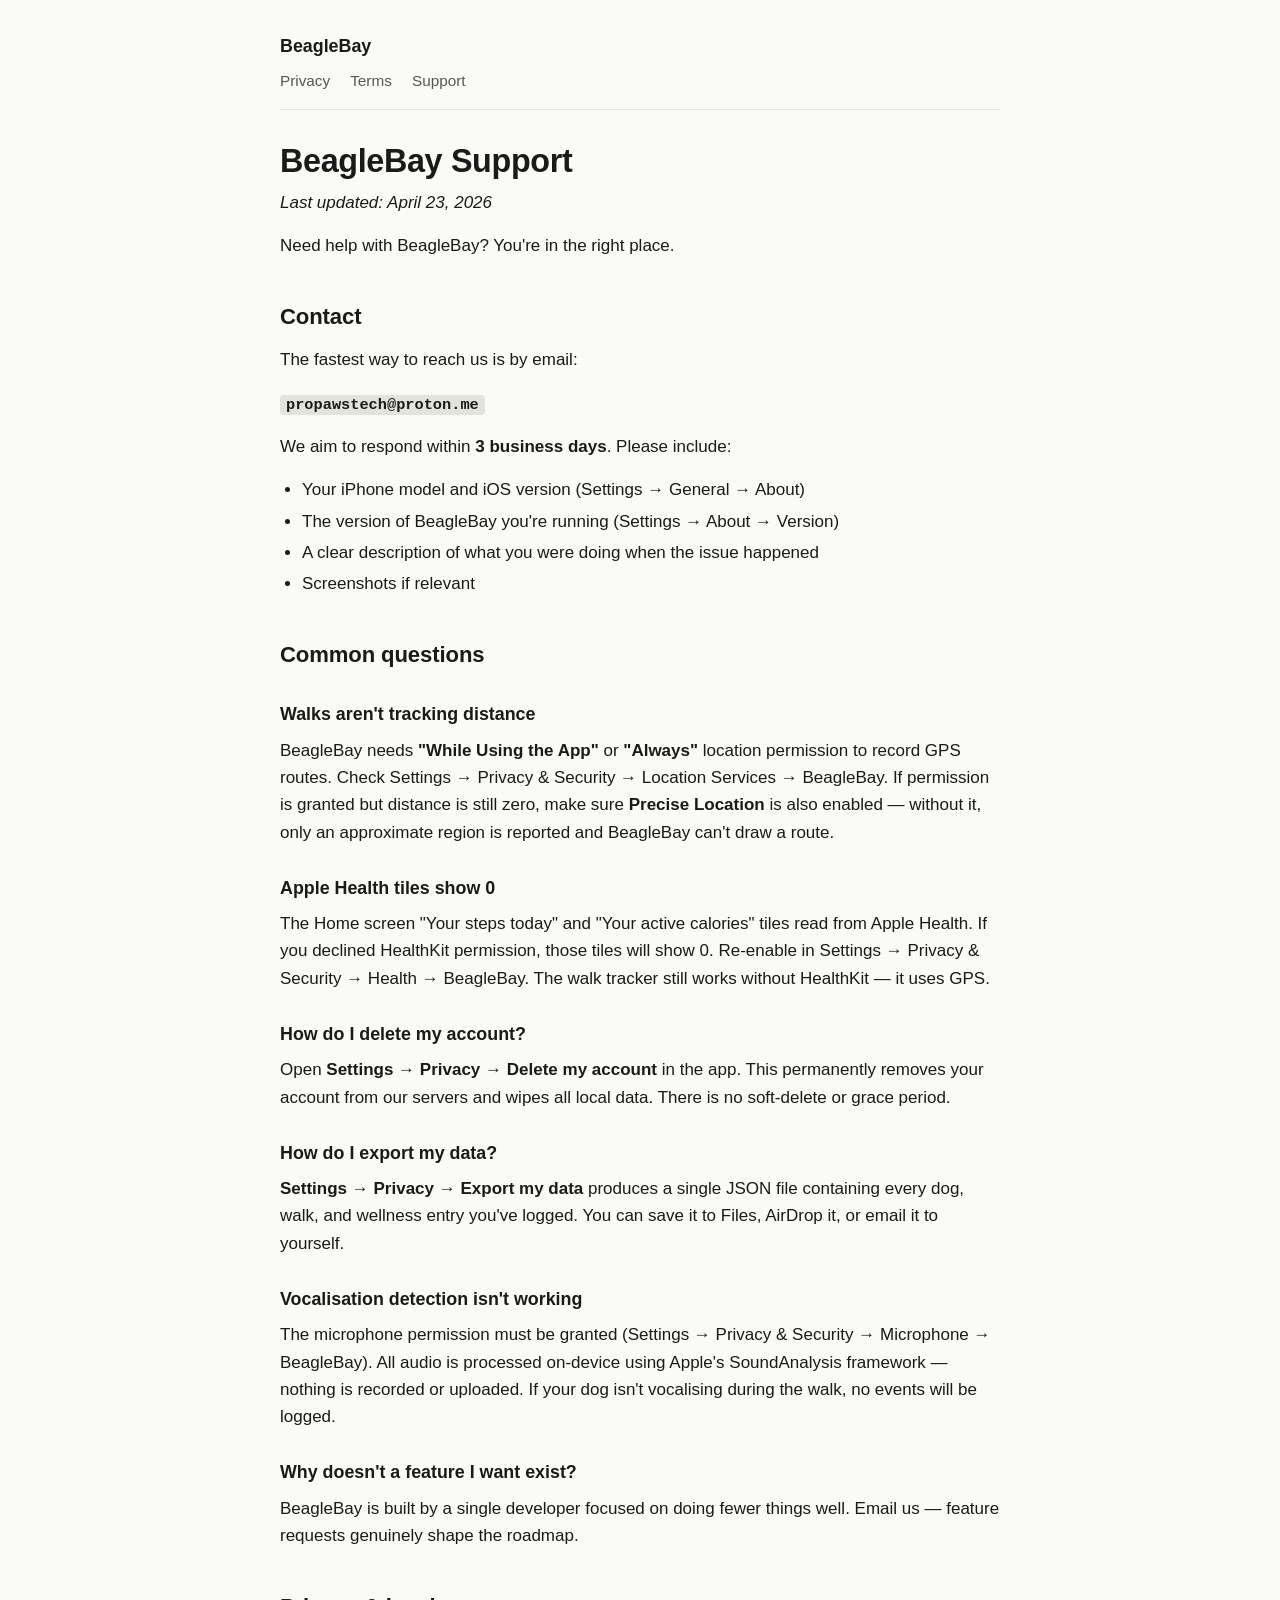
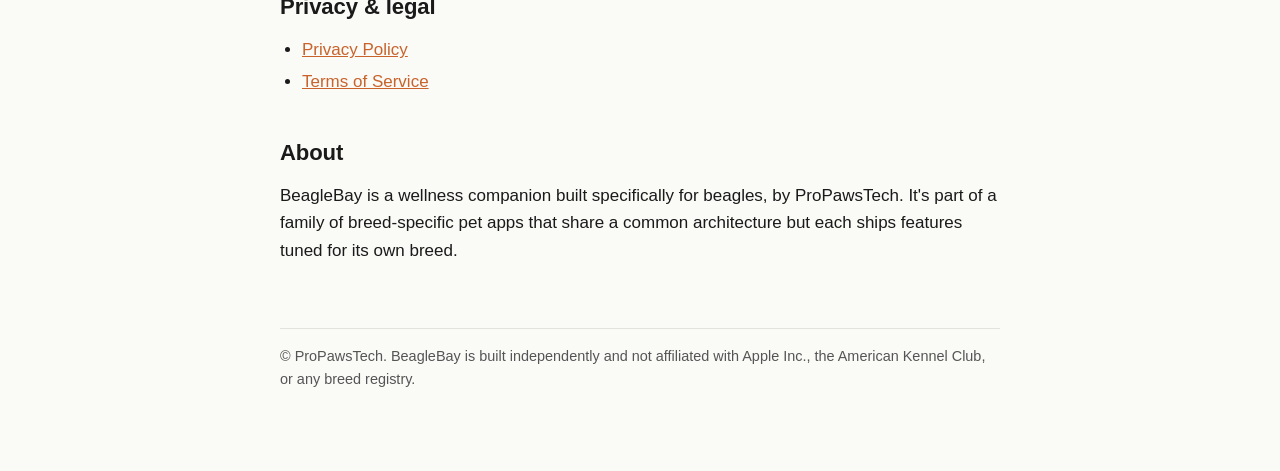
<file: beaglebay/support/index.html>
<!DOCTYPE html>
<html lang="en">
<head>
    <meta charset="utf-8">
    <meta name="viewport" content="width=device-width, initial-scale=1">
    <meta name="robots" content="index,follow">
    <title>BeagleBay · Support</title>
    <style>
/* Shared styles for propawstech.com pages.
   Inlined into each generated HTML file by site/build.py — kept as a
   separate file only so edits to typography/colours flow through to all
   pages on the next build. Keep the rules conservative: legal pages
   should be readable, printable, and accessible above all else. */

:root {
    --bg: #fafaf7;
    --fg: #1a1a1a;
    --muted: #555;
    --accent: #c8632c; /* warm beagle-amber */
    --rule: #e3e3dd;
    --max-width: 720px;
}

@media (prefers-color-scheme: dark) {
    :root {
        --bg: #15140f;
        --fg: #ececea;
        --muted: #a4a4a0;
        --accent: #ffa86b;
        --rule: #2c2a25;
    }
}

* { box-sizing: border-box; }

html { font-size: 17px; -webkit-text-size-adjust: 100%; }

body {
    background: var(--bg);
    color: var(--fg);
    font-family: -apple-system, BlinkMacSystemFont, "Segoe UI", Roboto,
                 "Helvetica Neue", Arial, sans-serif;
    line-height: 1.6;
    margin: 0;
    padding: 32px 24px 80px;
    display: flex;
    justify-content: center;
}

main {
    width: 100%;
    max-width: var(--max-width);
}

header {
    border-bottom: 1px solid var(--rule);
    padding-bottom: 16px;
    margin-bottom: 32px;
}

header a.brand {
    font-weight: 600;
    color: var(--fg);
    text-decoration: none;
    font-size: 1.05rem;
}

header nav {
    margin-top: 8px;
    font-size: 0.9rem;
}

header nav a {
    color: var(--muted);
    text-decoration: none;
    margin-right: 16px;
}

header nav a:hover { color: var(--accent); }

h1 {
    font-size: 1.9rem;
    line-height: 1.2;
    margin: 0 0 8px;
    letter-spacing: -0.01em;
}

h2 {
    font-size: 1.3rem;
    margin: 40px 0 12px;
    letter-spacing: -0.005em;
}

h3 {
    font-size: 1.05rem;
    margin: 28px 0 8px;
}

p, ul, ol { margin: 0 0 16px; }
ul, ol { padding-left: 22px; }
li { margin-bottom: 4px; }

a { color: var(--accent); }

hr {
    border: 0;
    border-top: 1px solid var(--rule);
    margin: 32px 0;
}

code {
    background: var(--rule);
    padding: 1px 6px;
    border-radius: 4px;
    font-size: 0.9em;
}

table {
    width: 100%;
    border-collapse: collapse;
    margin: 0 0 24px;
    font-size: 0.92rem;
}

th, td {
    text-align: left;
    padding: 8px 10px;
    border-bottom: 1px solid var(--rule);
    vertical-align: top;
}

th {
    font-weight: 600;
    background: transparent;
}

blockquote {
    border-left: 3px solid var(--accent);
    margin: 16px 0;
    padding: 4px 14px;
    color: var(--muted);
}

footer {
    margin-top: 64px;
    padding-top: 16px;
    border-top: 1px solid var(--rule);
    color: var(--muted);
    font-size: 0.85rem;
}

footer a { color: var(--muted); }

    </style>
</head>
<body>
<main>
    <header>
        <a class="brand" href="/beaglebay/">BeagleBay</a>
        <nav>
            <a href="/beaglebay/privacy">Privacy</a>
            <a href="/beaglebay/terms">Terms</a>
            <a href="/beaglebay/support">Support</a>
        </nav>
    </header>
    <h1>BeagleBay Support</h1>
<p><em>Last updated: April 23, 2026</em></p>
<p>Need help with BeagleBay? You're in the right place.</p>
<h2>Contact</h2>
<p>The fastest way to reach us is by email:</p>
<p><strong><code>propawstech@proton.me</code></strong></p>
<p>We aim to respond within <strong>3 business days</strong>. Please include:</p>
<ul>
<li>Your iPhone model and iOS version (Settings → General → About)</li>
<li>The version of BeagleBay you're running (Settings → About → Version)</li>
<li>A clear description of what you were doing when the issue happened</li>
<li>Screenshots if relevant</li>
</ul>
<h2>Common questions</h2>
<h3>Walks aren't tracking distance</h3>
<p>BeagleBay needs <strong>"While Using the App"</strong> or <strong>"Always"</strong> location permission
to record GPS routes. Check Settings → Privacy &amp; Security → Location Services
→ BeagleBay. If permission is granted but distance is still zero, make sure
<strong>Precise Location</strong> is also enabled — without it, only an approximate region
is reported and BeagleBay can't draw a route.</p>
<h3>Apple Health tiles show 0</h3>
<p>The Home screen "Your steps today" and "Your active calories" tiles read
from Apple Health. If you declined HealthKit permission, those tiles will
show 0. Re-enable in Settings → Privacy &amp; Security → Health → BeagleBay.
The walk tracker still works without HealthKit — it uses GPS.</p>
<h3>How do I delete my account?</h3>
<p>Open <strong>Settings → Privacy → Delete my account</strong> in the app. This permanently
removes your account from our servers and wipes all local data. There is no
soft-delete or grace period.</p>
<h3>How do I export my data?</h3>
<p><strong>Settings → Privacy → Export my data</strong> produces a single JSON file
containing every dog, walk, and wellness entry you've logged. You can save
it to Files, AirDrop it, or email it to yourself.</p>
<h3>Vocalisation detection isn't working</h3>
<p>The microphone permission must be granted (Settings → Privacy &amp; Security →
Microphone → BeagleBay). All audio is processed on-device using Apple's
SoundAnalysis framework — nothing is recorded or uploaded. If your dog isn't
vocalising during the walk, no events will be logged.</p>
<h3>Why doesn't a feature I want exist?</h3>
<p>BeagleBay is built by a single developer focused on doing fewer things
well. Email us — feature requests genuinely shape the roadmap.</p>
<h2>Privacy &amp; legal</h2>
<ul>
<li><a href="/beaglebay/privacy">Privacy Policy</a></li>
<li><a href="/beaglebay/terms">Terms of Service</a></li>
</ul>
<h2>About</h2>
<p>BeagleBay is a wellness companion built specifically for
beagles, by ProPawsTech. It's part of a family of
breed-specific pet apps that share a common architecture but each
ships features tuned for its own breed.</p>
    <footer>
        © ProPawsTech. BeagleBay is built independently and not
        affiliated with Apple Inc., the American Kennel Club, or any
        breed registry.
    </footer>
</main>
</body>
</html>
</file>
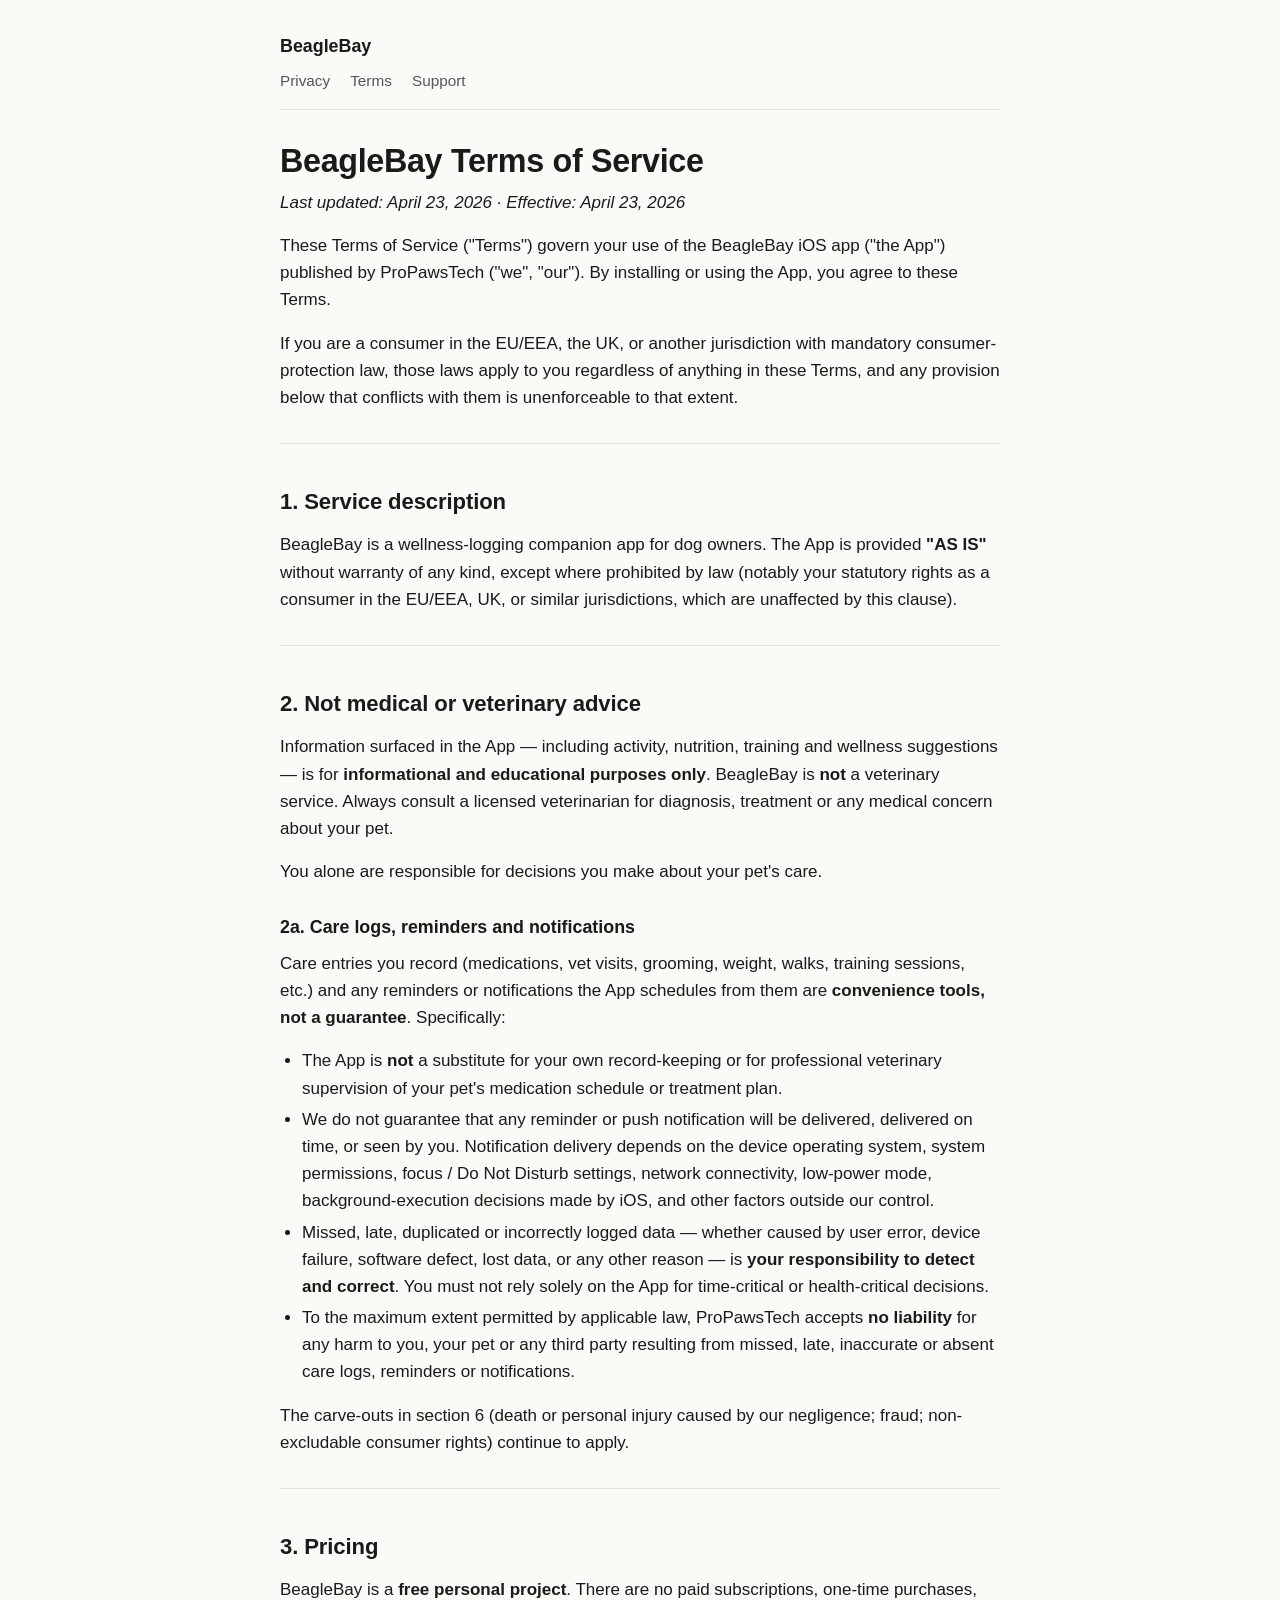
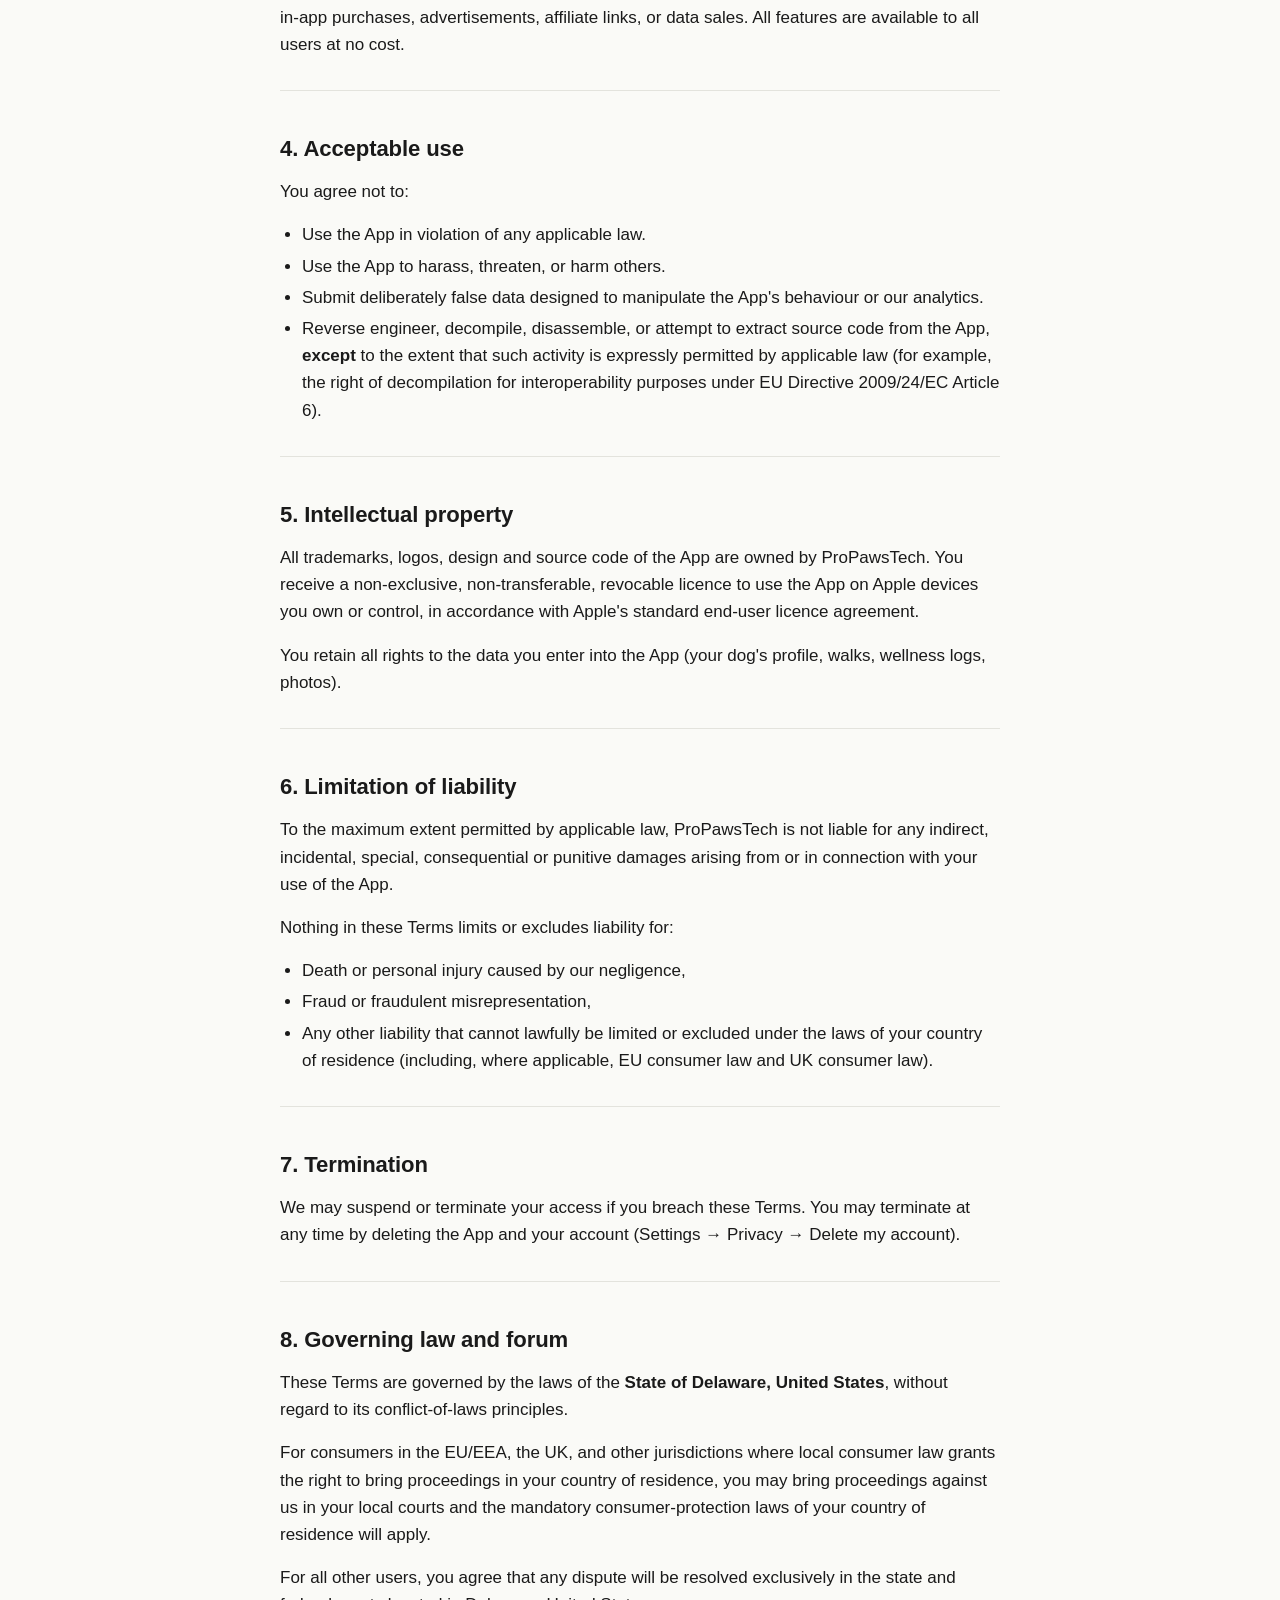
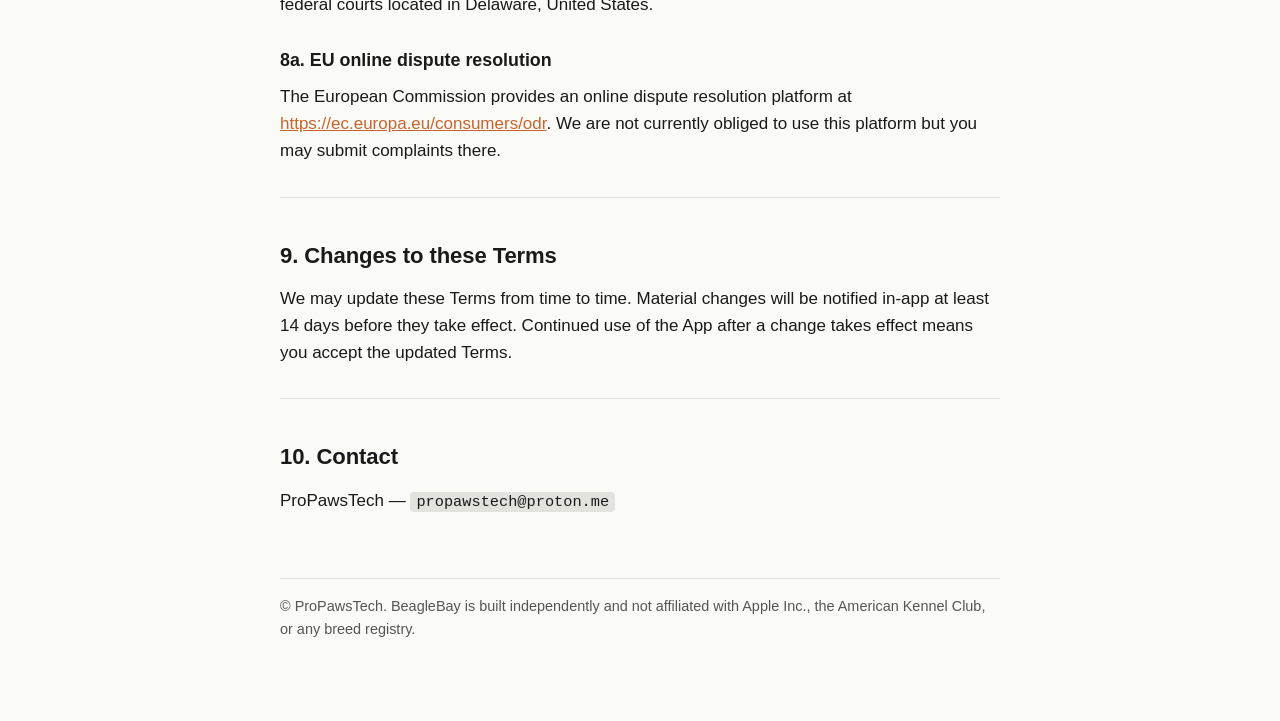
<file: beaglebay/terms/index.html>
<!DOCTYPE html>
<html lang="en">
<head>
    <meta charset="utf-8">
    <meta name="viewport" content="width=device-width, initial-scale=1">
    <meta name="robots" content="index,follow">
    <title>BeagleBay · Terms of Service</title>
    <style>
/* Shared styles for propawstech.com pages.
   Inlined into each generated HTML file by site/build.py — kept as a
   separate file only so edits to typography/colours flow through to all
   pages on the next build. Keep the rules conservative: legal pages
   should be readable, printable, and accessible above all else. */

:root {
    --bg: #fafaf7;
    --fg: #1a1a1a;
    --muted: #555;
    --accent: #c8632c; /* warm beagle-amber */
    --rule: #e3e3dd;
    --max-width: 720px;
}

@media (prefers-color-scheme: dark) {
    :root {
        --bg: #15140f;
        --fg: #ececea;
        --muted: #a4a4a0;
        --accent: #ffa86b;
        --rule: #2c2a25;
    }
}

* { box-sizing: border-box; }

html { font-size: 17px; -webkit-text-size-adjust: 100%; }

body {
    background: var(--bg);
    color: var(--fg);
    font-family: -apple-system, BlinkMacSystemFont, "Segoe UI", Roboto,
                 "Helvetica Neue", Arial, sans-serif;
    line-height: 1.6;
    margin: 0;
    padding: 32px 24px 80px;
    display: flex;
    justify-content: center;
}

main {
    width: 100%;
    max-width: var(--max-width);
}

header {
    border-bottom: 1px solid var(--rule);
    padding-bottom: 16px;
    margin-bottom: 32px;
}

header a.brand {
    font-weight: 600;
    color: var(--fg);
    text-decoration: none;
    font-size: 1.05rem;
}

header nav {
    margin-top: 8px;
    font-size: 0.9rem;
}

header nav a {
    color: var(--muted);
    text-decoration: none;
    margin-right: 16px;
}

header nav a:hover { color: var(--accent); }

h1 {
    font-size: 1.9rem;
    line-height: 1.2;
    margin: 0 0 8px;
    letter-spacing: -0.01em;
}

h2 {
    font-size: 1.3rem;
    margin: 40px 0 12px;
    letter-spacing: -0.005em;
}

h3 {
    font-size: 1.05rem;
    margin: 28px 0 8px;
}

p, ul, ol { margin: 0 0 16px; }
ul, ol { padding-left: 22px; }
li { margin-bottom: 4px; }

a { color: var(--accent); }

hr {
    border: 0;
    border-top: 1px solid var(--rule);
    margin: 32px 0;
}

code {
    background: var(--rule);
    padding: 1px 6px;
    border-radius: 4px;
    font-size: 0.9em;
}

table {
    width: 100%;
    border-collapse: collapse;
    margin: 0 0 24px;
    font-size: 0.92rem;
}

th, td {
    text-align: left;
    padding: 8px 10px;
    border-bottom: 1px solid var(--rule);
    vertical-align: top;
}

th {
    font-weight: 600;
    background: transparent;
}

blockquote {
    border-left: 3px solid var(--accent);
    margin: 16px 0;
    padding: 4px 14px;
    color: var(--muted);
}

footer {
    margin-top: 64px;
    padding-top: 16px;
    border-top: 1px solid var(--rule);
    color: var(--muted);
    font-size: 0.85rem;
}

footer a { color: var(--muted); }

    </style>
</head>
<body>
<main>
    <header>
        <a class="brand" href="/beaglebay/">BeagleBay</a>
        <nav>
            <a href="/beaglebay/privacy">Privacy</a>
            <a href="/beaglebay/terms">Terms</a>
            <a href="/beaglebay/support">Support</a>
        </nav>
    </header>
    <h1>BeagleBay Terms of Service</h1>
<p><em>Last updated: April 23, 2026 · Effective: April 23, 2026</em></p>
<p>These Terms of Service ("Terms") govern your use of the BeagleBay iOS app
("the App") published by ProPawsTech ("we", "our"). By installing or using
the App, you agree to these Terms.</p>
<p>If you are a consumer in the EU/EEA, the UK, or another jurisdiction with
mandatory consumer-protection law, those laws apply to you regardless of
anything in these Terms, and any provision below that conflicts with them is
unenforceable to that extent.</p>
<hr />
<h2>1. Service description</h2>
<p>BeagleBay is a wellness-logging companion app for dog owners. The App is
provided <strong>"AS IS"</strong> without warranty of any kind, except where prohibited by
law (notably your statutory rights as a consumer in the EU/EEA, UK, or
similar jurisdictions, which are unaffected by this clause).</p>
<hr />
<h2>2. Not medical or veterinary advice</h2>
<p>Information surfaced in the App — including activity, nutrition, training and
wellness suggestions — is for <strong>informational and educational purposes
only</strong>. BeagleBay is <strong>not</strong> a veterinary service. Always consult a licensed
veterinarian for diagnosis, treatment or any medical concern about your pet.</p>
<p>You alone are responsible for decisions you make about your pet's care.</p>
<h3>2a. Care logs, reminders and notifications</h3>
<p>Care entries you record (medications, vet visits, grooming, weight,
walks, training sessions, etc.) and any reminders or notifications the
App schedules from them are <strong>convenience tools, not a guarantee</strong>.
Specifically:</p>
<ul>
<li>The App is <strong>not</strong> a substitute for your own record-keeping or for
  professional veterinary supervision of your pet's medication schedule
  or treatment plan.</li>
<li>We do not guarantee that any reminder or push notification will be
  delivered, delivered on time, or seen by you. Notification delivery
  depends on the device operating system, system permissions, focus /
  Do Not Disturb settings, network connectivity, low-power mode,
  background-execution decisions made by iOS, and other factors outside
  our control.</li>
<li>Missed, late, duplicated or incorrectly logged data — whether caused
  by user error, device failure, software defect, lost data, or any
  other reason — is <strong>your responsibility to detect and correct</strong>. You
  must not rely solely on the App for time-critical or
  health-critical decisions.</li>
<li>To the maximum extent permitted by applicable law, ProPawsTech
  accepts <strong>no liability</strong> for any harm to you, your pet or any third
  party resulting from missed, late, inaccurate or absent care logs,
  reminders or notifications.</li>
</ul>
<p>The carve-outs in section 6 (death or personal injury caused by our
negligence; fraud; non-excludable consumer rights) continue to apply.</p>
<hr />
<h2>3. Pricing</h2>
<p>BeagleBay is a <strong>free personal project</strong>. There are no paid
subscriptions, one-time purchases, in-app purchases, advertisements,
affiliate links, or data sales. All features are available to all users at
no cost.</p>
<hr />
<h2>4. Acceptable use</h2>
<p>You agree not to:</p>
<ul>
<li>Use the App in violation of any applicable law.</li>
<li>Use the App to harass, threaten, or harm others.</li>
<li>Submit deliberately false data designed to manipulate the App's behaviour
  or our analytics.</li>
<li>Reverse engineer, decompile, disassemble, or attempt to extract source
  code from the App, <strong>except</strong> to the extent that such activity is
  expressly permitted by applicable law (for example, the right of
  decompilation for interoperability purposes under EU Directive 2009/24/EC
  Article 6).</li>
</ul>
<hr />
<h2>5. Intellectual property</h2>
<p>All trademarks, logos, design and source code of the App are owned by
ProPawsTech. You receive a non-exclusive, non-transferable, revocable
licence to use the App on Apple devices you own or control, in accordance
with Apple's standard end-user licence agreement.</p>
<p>You retain all rights to the data you enter into the App (your dog's
profile, walks, wellness logs, photos).</p>
<hr />
<h2>6. Limitation of liability</h2>
<p>To the maximum extent permitted by applicable law, ProPawsTech is not liable
for any indirect, incidental, special, consequential or punitive damages
arising from or in connection with your use of the App.</p>
<p>Nothing in these Terms limits or excludes liability for:</p>
<ul>
<li>Death or personal injury caused by our negligence,</li>
<li>Fraud or fraudulent misrepresentation,</li>
<li>Any other liability that cannot lawfully be limited or excluded under the
  laws of your country of residence (including, where applicable, EU
  consumer law and UK consumer law).</li>
</ul>
<hr />
<h2>7. Termination</h2>
<p>We may suspend or terminate your access if you breach these Terms. You may
terminate at any time by deleting the App and your account (Settings →
Privacy → Delete my account).</p>
<hr />
<h2>8. Governing law and forum</h2>
<p>These Terms are governed by the laws of the <strong>State of Delaware, United
States</strong>, without regard to its conflict-of-laws principles.</p>
<p>For consumers in the EU/EEA, the UK, and other jurisdictions where local
consumer law grants the right to bring proceedings in your country of
residence, you may bring proceedings against us in your local courts and
the mandatory consumer-protection laws of your country of residence will
apply.</p>
<p>For all other users, you agree that any dispute will be resolved
exclusively in the state and federal courts located in Delaware, United
States.</p>
<h3>8a. EU online dispute resolution</h3>
<p>The European Commission provides an online dispute resolution platform at
<a href="https://ec.europa.eu/consumers/odr">https://ec.europa.eu/consumers/odr</a>. We are not currently obliged to use
this platform but you may submit complaints there.</p>
<hr />
<h2>9. Changes to these Terms</h2>
<p>We may update these Terms from time to time. Material changes will be
notified in-app at least 14 days before they take effect. Continued use of
the App after a change takes effect means you accept the updated Terms.</p>
<hr />
<h2>10. Contact</h2>
<p>ProPawsTech — <code>propawstech@proton.me</code></p>
    <footer>
        © ProPawsTech. BeagleBay is built independently and not
        affiliated with Apple Inc., the American Kennel Club, or any
        breed registry.
    </footer>
</main>
</body>
</html>
</file>
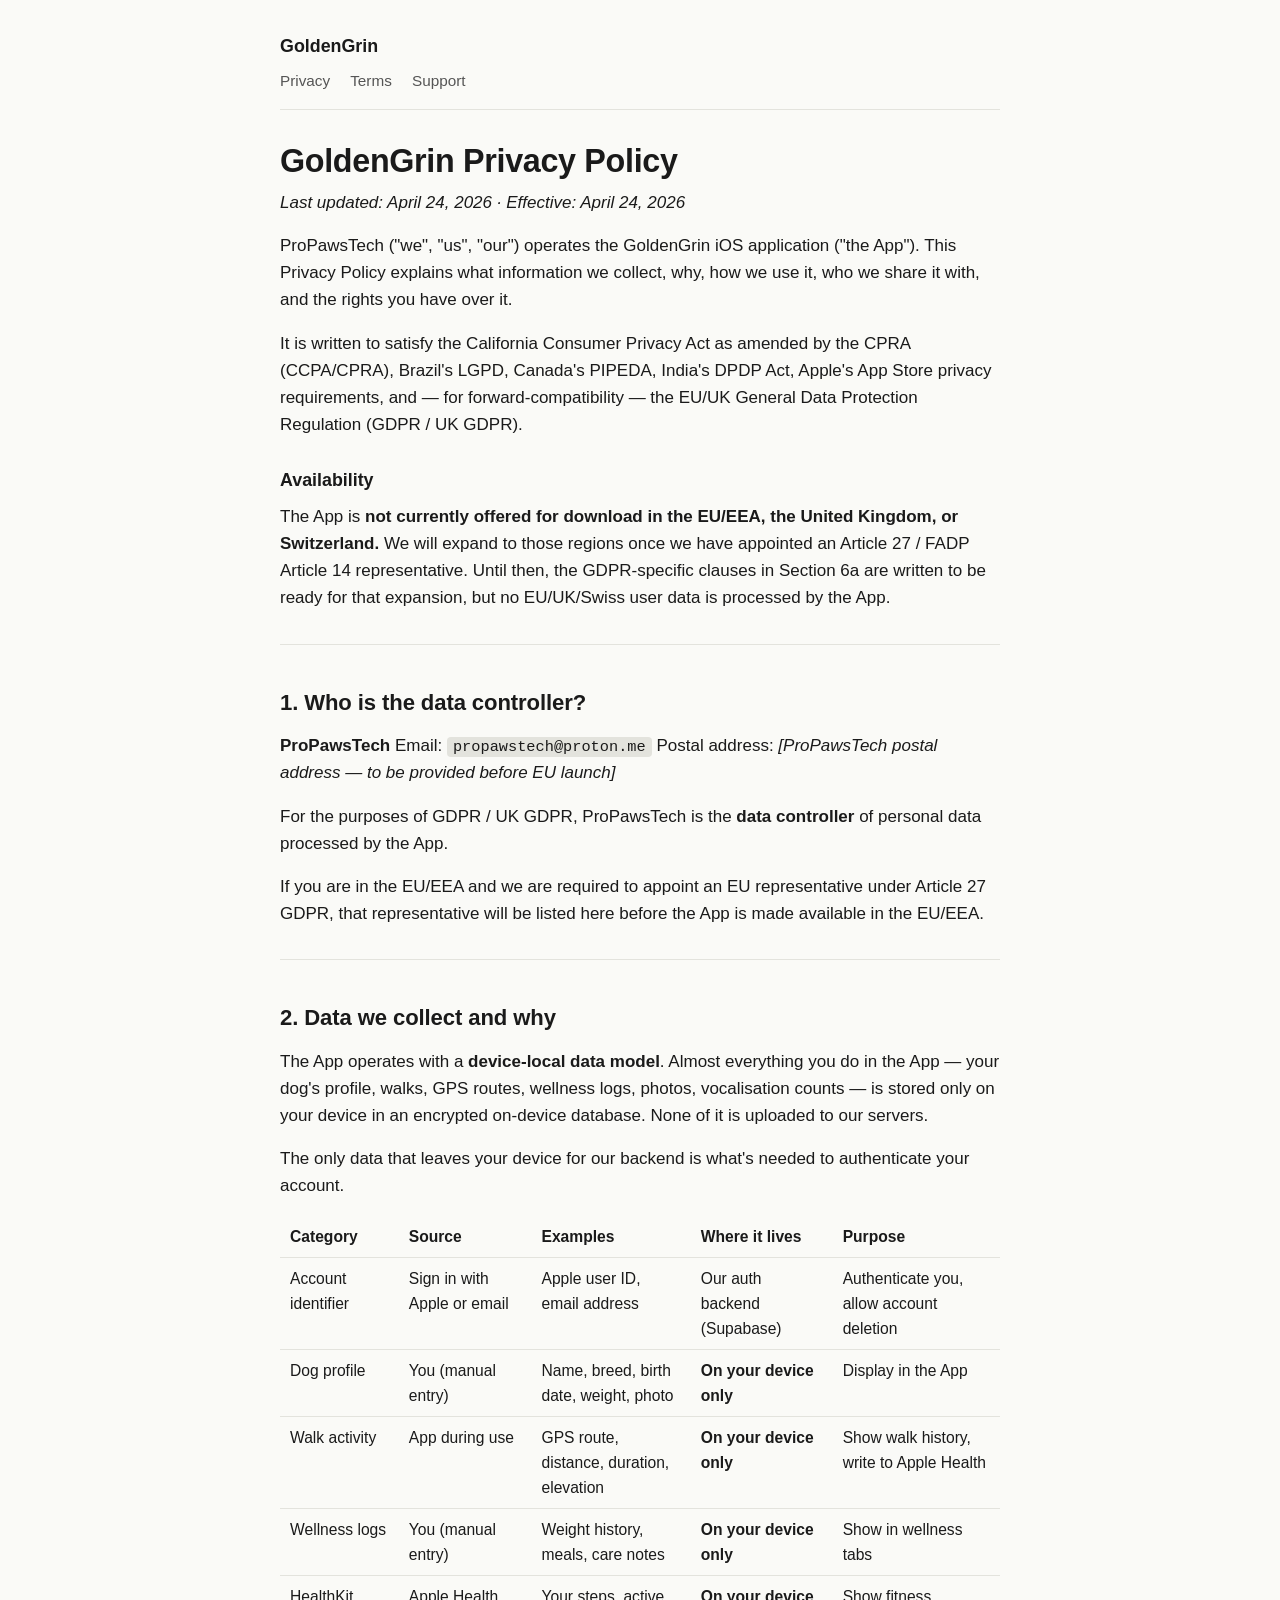
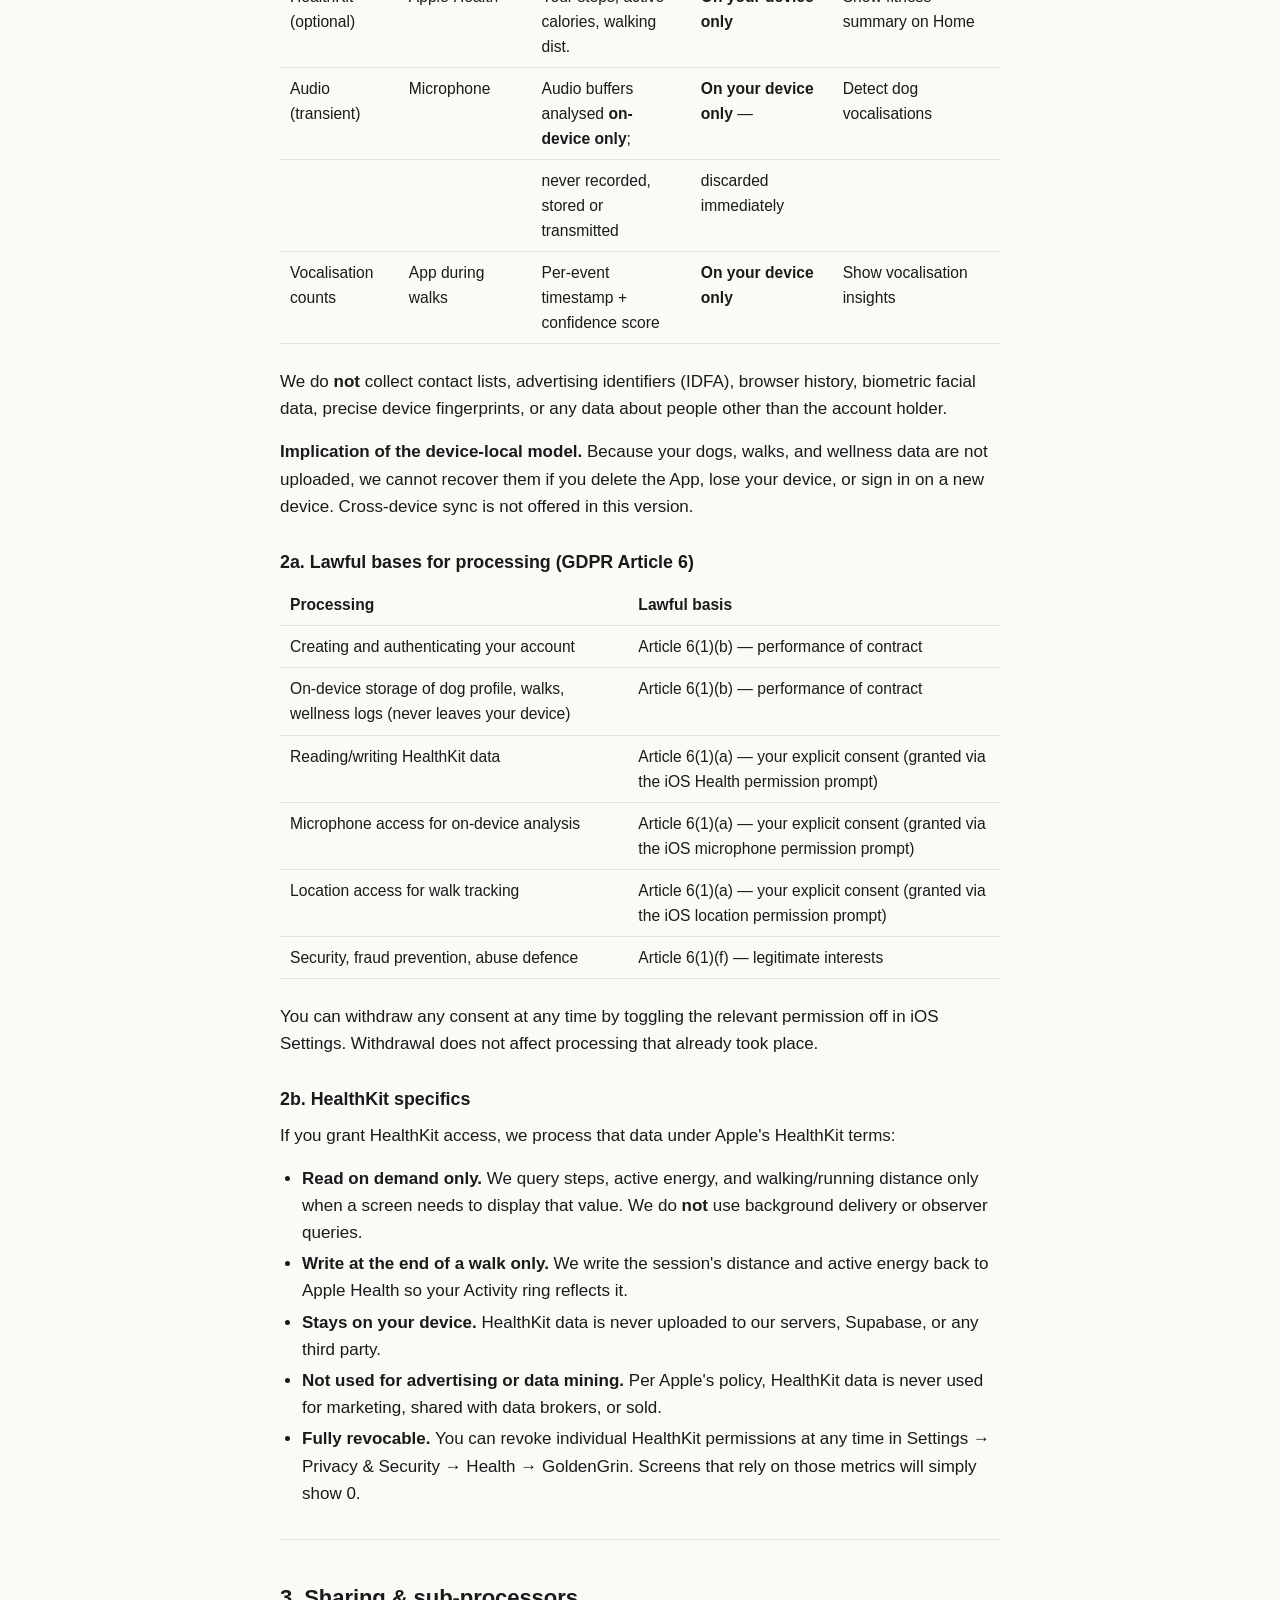
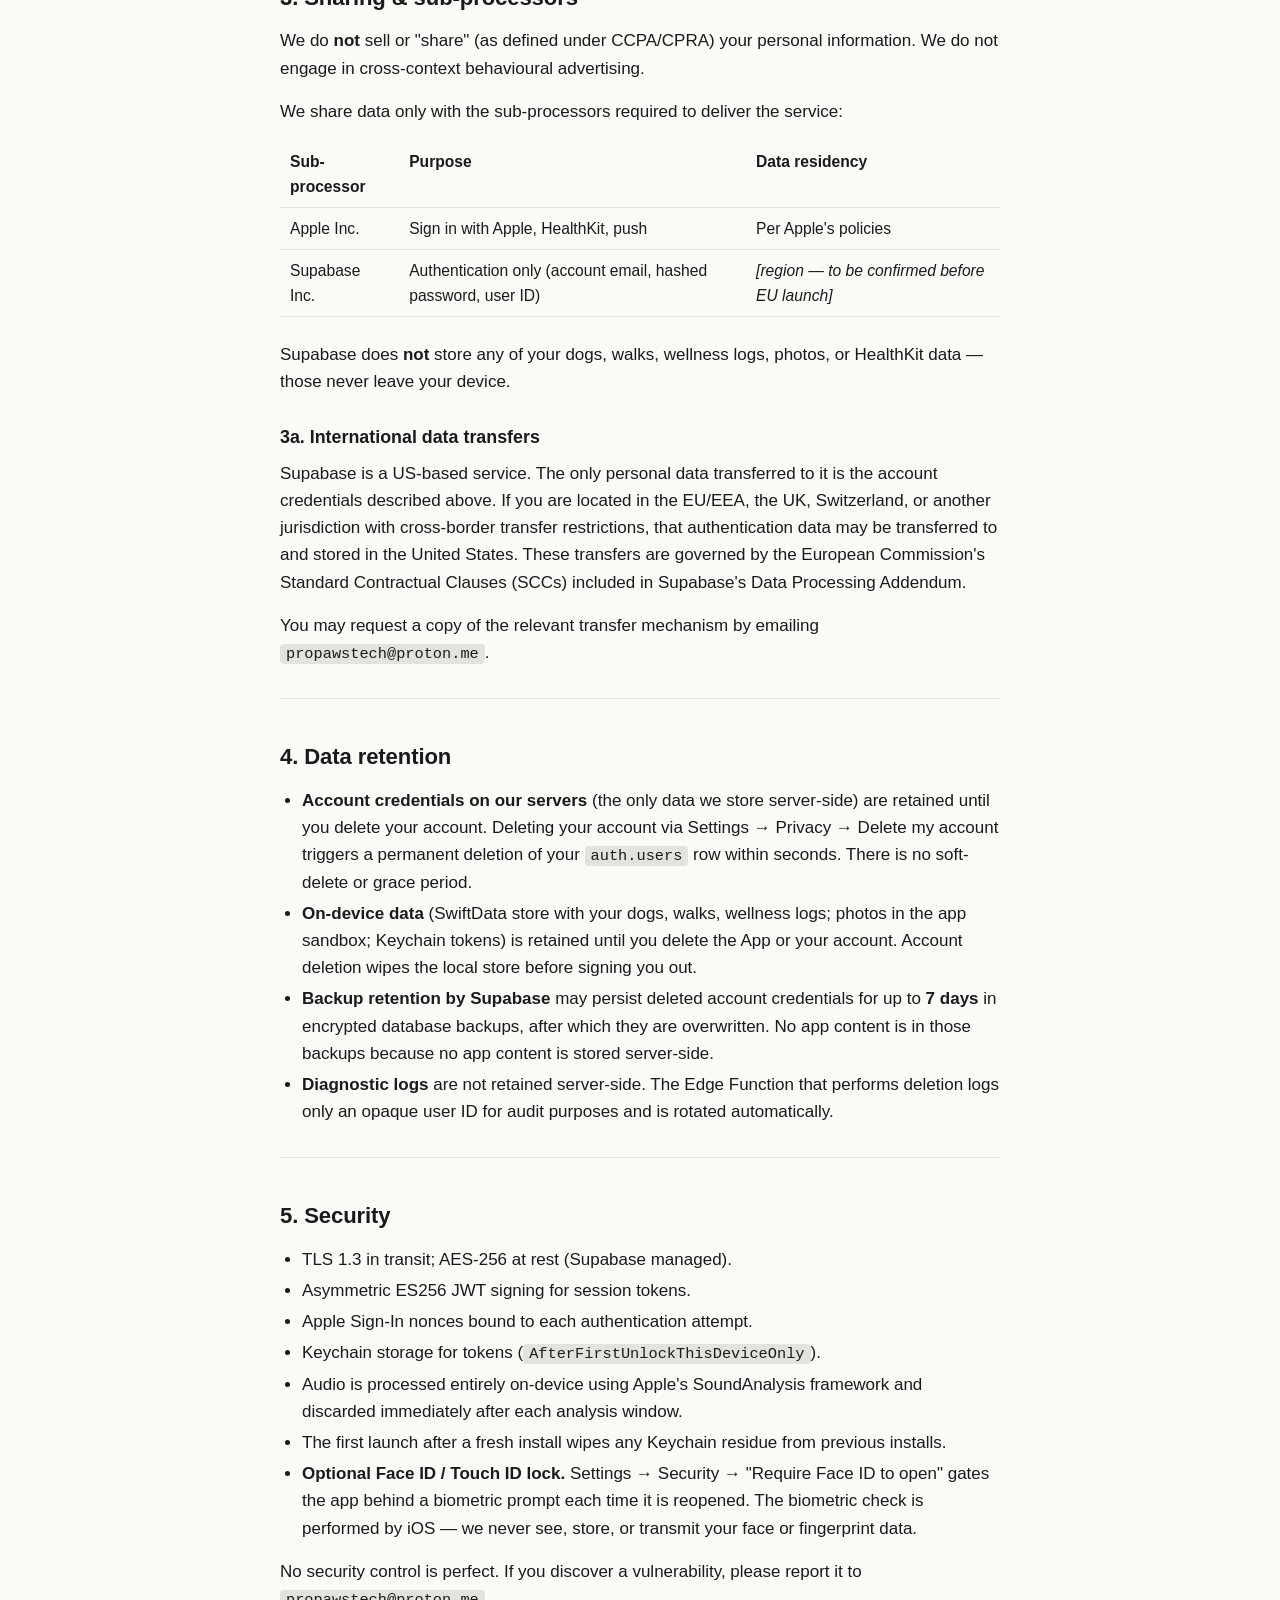
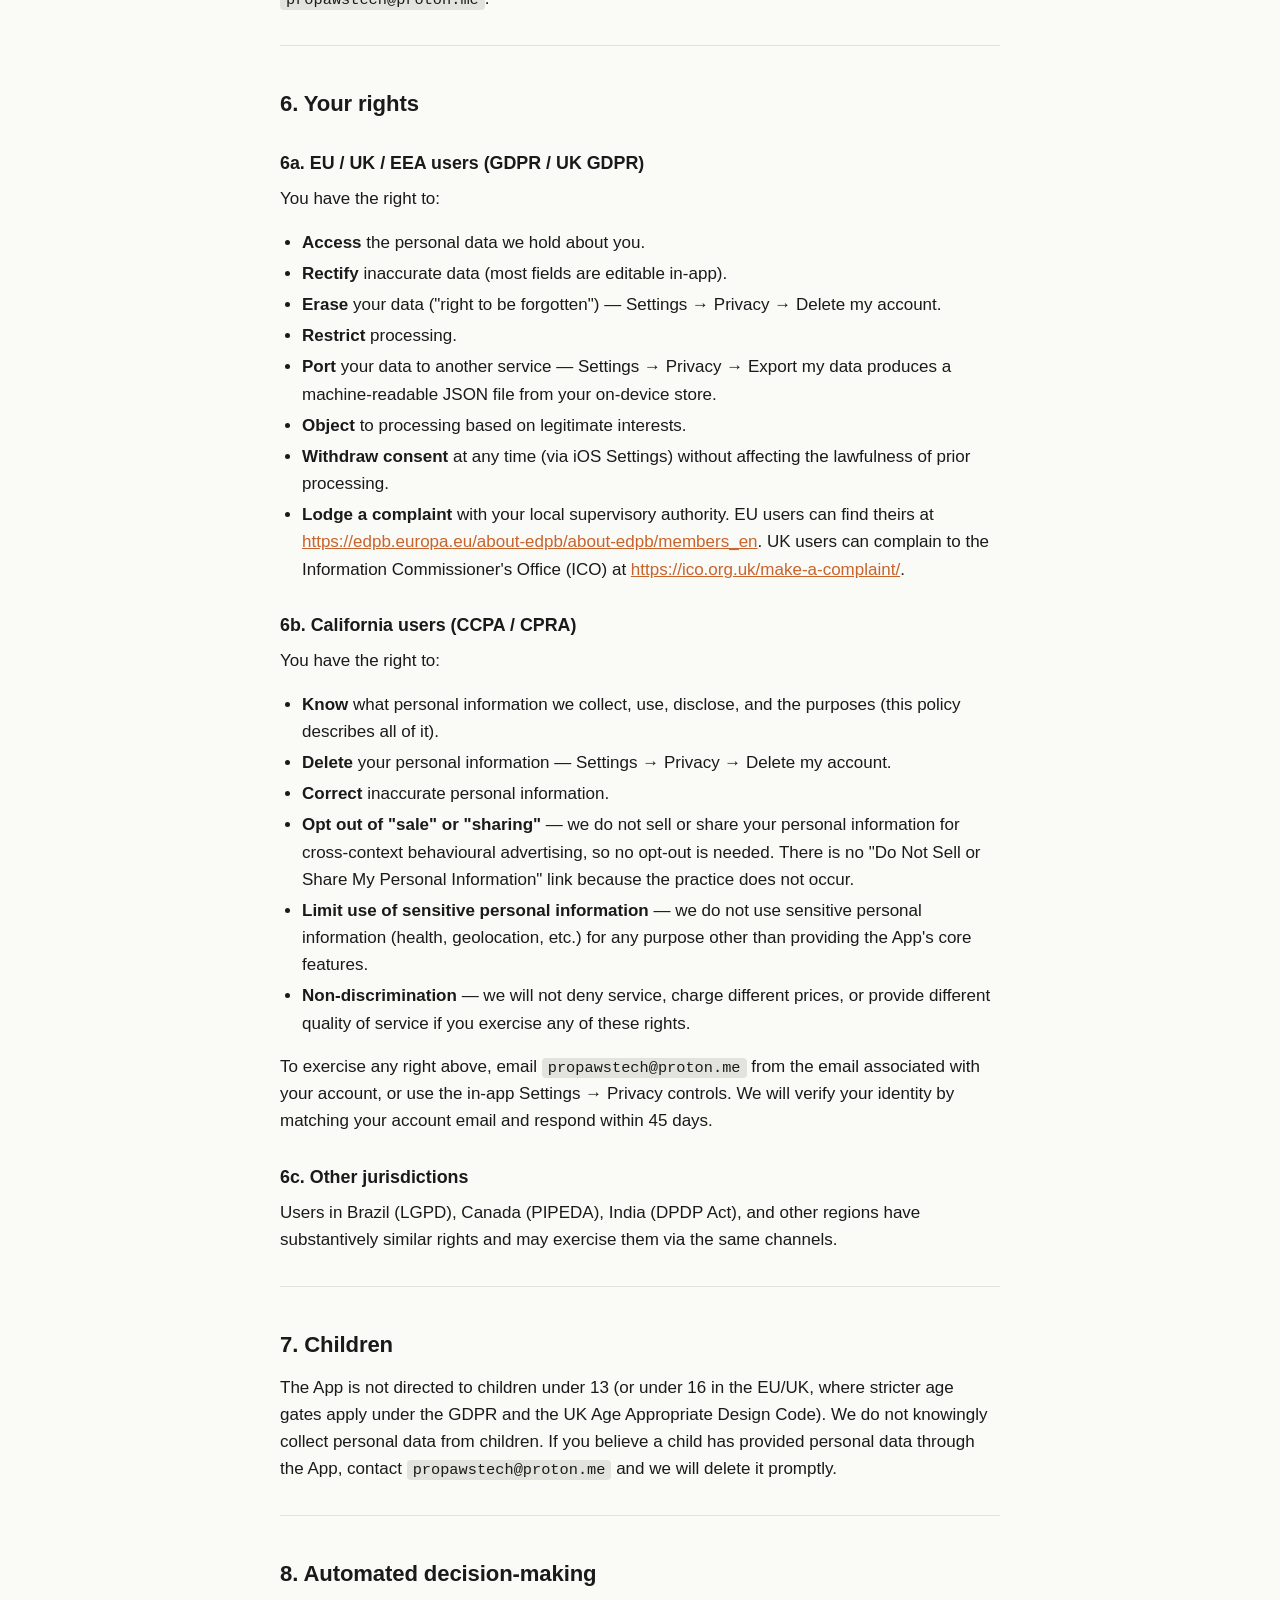
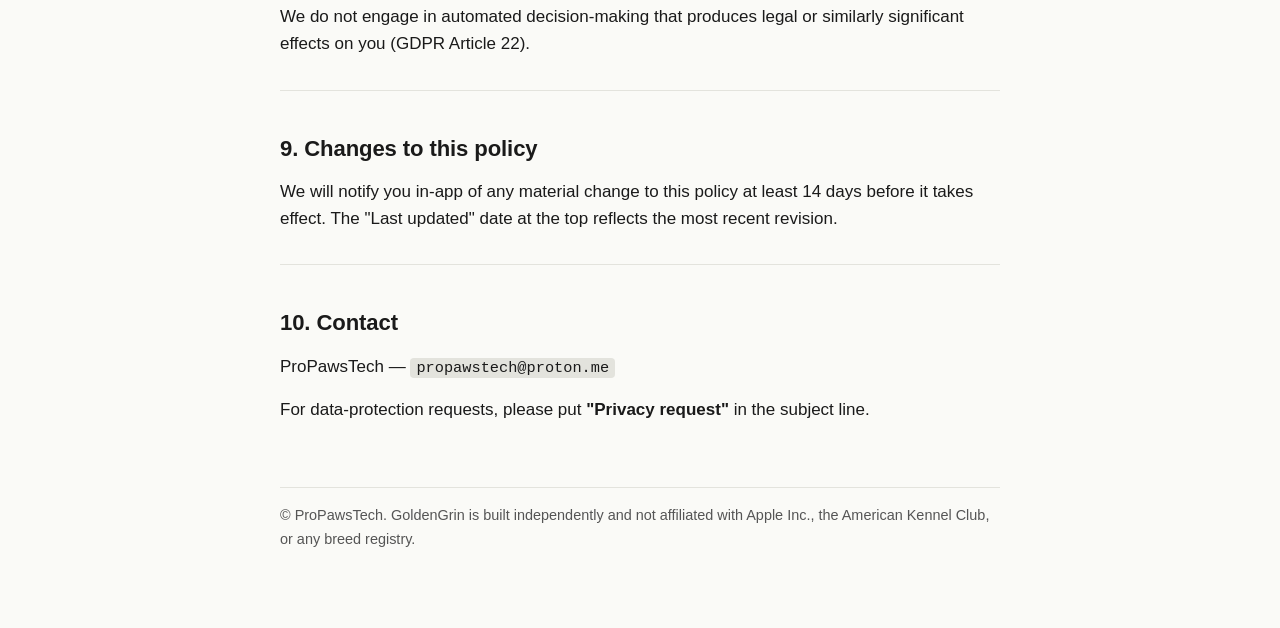
<file: goldengrin/privacy/index.html>
<!DOCTYPE html>
<html lang="en">
<head>
    <meta charset="utf-8">
    <meta name="viewport" content="width=device-width, initial-scale=1">
    <meta name="robots" content="index,follow">
    <title>GoldenGrin · Privacy Policy</title>
    <style>
/* Shared styles for propawstech.com pages.
   Inlined into each generated HTML file by site/build.py — kept as a
   separate file only so edits to typography/colours flow through to all
   pages on the next build. Keep the rules conservative: legal pages
   should be readable, printable, and accessible above all else. */

:root {
    --bg: #fafaf7;
    --fg: #1a1a1a;
    --muted: #555;
    --accent: #c8632c; /* warm beagle-amber */
    --rule: #e3e3dd;
    --max-width: 720px;
}

@media (prefers-color-scheme: dark) {
    :root {
        --bg: #15140f;
        --fg: #ececea;
        --muted: #a4a4a0;
        --accent: #ffa86b;
        --rule: #2c2a25;
    }
}

* { box-sizing: border-box; }

html { font-size: 17px; -webkit-text-size-adjust: 100%; }

body {
    background: var(--bg);
    color: var(--fg);
    font-family: -apple-system, BlinkMacSystemFont, "Segoe UI", Roboto,
                 "Helvetica Neue", Arial, sans-serif;
    line-height: 1.6;
    margin: 0;
    padding: 32px 24px 80px;
    display: flex;
    justify-content: center;
}

main {
    width: 100%;
    max-width: var(--max-width);
}

header {
    border-bottom: 1px solid var(--rule);
    padding-bottom: 16px;
    margin-bottom: 32px;
}

header a.brand {
    font-weight: 600;
    color: var(--fg);
    text-decoration: none;
    font-size: 1.05rem;
}

header nav {
    margin-top: 8px;
    font-size: 0.9rem;
}

header nav a {
    color: var(--muted);
    text-decoration: none;
    margin-right: 16px;
}

header nav a:hover { color: var(--accent); }

h1 {
    font-size: 1.9rem;
    line-height: 1.2;
    margin: 0 0 8px;
    letter-spacing: -0.01em;
}

h2 {
    font-size: 1.3rem;
    margin: 40px 0 12px;
    letter-spacing: -0.005em;
}

h3 {
    font-size: 1.05rem;
    margin: 28px 0 8px;
}

p, ul, ol { margin: 0 0 16px; }
ul, ol { padding-left: 22px; }
li { margin-bottom: 4px; }

a { color: var(--accent); }

hr {
    border: 0;
    border-top: 1px solid var(--rule);
    margin: 32px 0;
}

code {
    background: var(--rule);
    padding: 1px 6px;
    border-radius: 4px;
    font-size: 0.9em;
}

table {
    width: 100%;
    border-collapse: collapse;
    margin: 0 0 24px;
    font-size: 0.92rem;
}

th, td {
    text-align: left;
    padding: 8px 10px;
    border-bottom: 1px solid var(--rule);
    vertical-align: top;
}

th {
    font-weight: 600;
    background: transparent;
}

blockquote {
    border-left: 3px solid var(--accent);
    margin: 16px 0;
    padding: 4px 14px;
    color: var(--muted);
}

footer {
    margin-top: 64px;
    padding-top: 16px;
    border-top: 1px solid var(--rule);
    color: var(--muted);
    font-size: 0.85rem;
}

footer a { color: var(--muted); }

    </style>
</head>
<body>
<main>
    <header>
        <a class="brand" href="/goldengrin/">GoldenGrin</a>
        <nav>
            <a href="/goldengrin/privacy">Privacy</a>
            <a href="/goldengrin/terms">Terms</a>
            <a href="/goldengrin/support">Support</a>
        </nav>
    </header>
    <h1>GoldenGrin Privacy Policy</h1>
<p><em>Last updated: April 24, 2026 · Effective: April 24, 2026</em></p>
<p>ProPawsTech ("we", "us", "our") operates the GoldenGrin iOS application
("the App"). This Privacy Policy explains what information we collect, why,
how we use it, who we share it with, and the rights you have over it.</p>
<p>It is written to satisfy the California Consumer Privacy Act as amended by
the CPRA (CCPA/CPRA), Brazil's LGPD, Canada's PIPEDA, India's DPDP Act,
Apple's App Store privacy requirements, and — for forward-compatibility —
the EU/UK General Data Protection Regulation (GDPR / UK GDPR).</p>
<h3>Availability</h3>
<p>The App is <strong>not currently offered for download in the EU/EEA, the United
Kingdom, or Switzerland.</strong> We will expand to those regions once we have
appointed an Article 27 / FADP Article 14 representative. Until then, the
GDPR-specific clauses in Section 6a are written to be ready for that
expansion, but no EU/UK/Swiss user data is processed by the App.</p>
<hr />
<h2>1. Who is the data controller?</h2>
<p><strong>ProPawsTech</strong>
Email: <code>propawstech@proton.me</code>
Postal address: <em>[ProPawsTech postal address — to be provided before EU launch]</em></p>
<p>For the purposes of GDPR / UK GDPR, ProPawsTech is the <strong>data controller</strong>
of personal data processed by the App.</p>
<p>If you are in the EU/EEA and we are required to appoint an EU representative
under Article 27 GDPR, that representative will be listed here before the
App is made available in the EU/EEA.</p>
<hr />
<h2>2. Data we collect and why</h2>
<p>The App operates with a <strong>device-local data model</strong>. Almost everything you
do in the App — your dog's profile, walks, GPS routes, wellness logs,
photos, vocalisation counts — is stored only on your device in an
encrypted on-device database. None of it is uploaded to our servers.</p>
<p>The only data that leaves your device for our backend is what's needed to
authenticate your account.</p>
<table>
<thead>
<tr>
<th>Category</th>
<th>Source</th>
<th>Examples</th>
<th>Where it lives</th>
<th>Purpose</th>
</tr>
</thead>
<tbody>
<tr>
<td>Account identifier</td>
<td>Sign in with Apple or email</td>
<td>Apple user ID, email address</td>
<td>Our auth backend (Supabase)</td>
<td>Authenticate you, allow account deletion</td>
</tr>
<tr>
<td>Dog profile</td>
<td>You (manual entry)</td>
<td>Name, breed, birth date, weight, photo</td>
<td><strong>On your device only</strong></td>
<td>Display in the App</td>
</tr>
<tr>
<td>Walk activity</td>
<td>App during use</td>
<td>GPS route, distance, duration, elevation</td>
<td><strong>On your device only</strong></td>
<td>Show walk history, write to Apple Health</td>
</tr>
<tr>
<td>Wellness logs</td>
<td>You (manual entry)</td>
<td>Weight history, meals, care notes</td>
<td><strong>On your device only</strong></td>
<td>Show in wellness tabs</td>
</tr>
<tr>
<td>HealthKit (optional)</td>
<td>Apple Health</td>
<td>Your steps, active calories, walking dist.</td>
<td><strong>On your device only</strong></td>
<td>Show fitness summary on Home</td>
</tr>
<tr>
<td>Audio (transient)</td>
<td>Microphone</td>
<td>Audio buffers analysed <strong>on-device only</strong>;</td>
<td><strong>On your device only</strong> —</td>
<td>Detect dog vocalisations</td>
</tr>
<tr>
<td></td>
<td></td>
<td>never recorded, stored or transmitted</td>
<td>discarded immediately</td>
<td></td>
</tr>
<tr>
<td>Vocalisation counts</td>
<td>App during walks</td>
<td>Per-event timestamp + confidence score</td>
<td><strong>On your device only</strong></td>
<td>Show vocalisation insights</td>
</tr>
</tbody>
</table>
<p>We do <strong>not</strong> collect contact lists, advertising identifiers (IDFA), browser
history, biometric facial data, precise device fingerprints, or any data
about people other than the account holder.</p>
<p><strong>Implication of the device-local model.</strong> Because your dogs, walks, and
wellness data are not uploaded, we cannot recover them if you delete the
App, lose your device, or sign in on a new device. Cross-device sync is
not offered in this version.</p>
<h3>2a. Lawful bases for processing (GDPR Article 6)</h3>
<table>
<thead>
<tr>
<th>Processing</th>
<th>Lawful basis</th>
</tr>
</thead>
<tbody>
<tr>
<td>Creating and authenticating your account</td>
<td>Article 6(1)(b) — performance of contract</td>
</tr>
<tr>
<td>On-device storage of dog profile, walks, wellness logs (never leaves your device)</td>
<td>Article 6(1)(b) — performance of contract</td>
</tr>
<tr>
<td>Reading/writing HealthKit data</td>
<td>Article 6(1)(a) — your explicit consent (granted via the iOS Health permission prompt)</td>
</tr>
<tr>
<td>Microphone access for on-device analysis</td>
<td>Article 6(1)(a) — your explicit consent (granted via the iOS microphone permission prompt)</td>
</tr>
<tr>
<td>Location access for walk tracking</td>
<td>Article 6(1)(a) — your explicit consent (granted via the iOS location permission prompt)</td>
</tr>
<tr>
<td>Security, fraud prevention, abuse defence</td>
<td>Article 6(1)(f) — legitimate interests</td>
</tr>
</tbody>
</table>
<p>You can withdraw any consent at any time by toggling the relevant permission
off in iOS Settings. Withdrawal does not affect processing that already took
place.</p>
<h3>2b. HealthKit specifics</h3>
<p>If you grant HealthKit access, we process that data under Apple's HealthKit
terms:</p>
<ul>
<li><strong>Read on demand only.</strong> We query steps, active energy, and walking/running
  distance only when a screen needs to display that value. We do <strong>not</strong> use
  background delivery or observer queries.</li>
<li><strong>Write at the end of a walk only.</strong> We write the session's distance and
  active energy back to Apple Health so your Activity ring reflects it.</li>
<li><strong>Stays on your device.</strong> HealthKit data is never uploaded to our servers,
  Supabase, or any third party.</li>
<li><strong>Not used for advertising or data mining.</strong> Per Apple's policy, HealthKit
  data is never used for marketing, shared with data brokers, or sold.</li>
<li><strong>Fully revocable.</strong> You can revoke individual HealthKit permissions at any
  time in Settings → Privacy &amp; Security → Health → GoldenGrin. Screens that
  rely on those metrics will simply show 0.</li>
</ul>
<hr />
<h2>3. Sharing &amp; sub-processors</h2>
<p>We do <strong>not</strong> sell or "share" (as defined under CCPA/CPRA) your personal
information. We do not engage in cross-context behavioural advertising.</p>
<p>We share data only with the sub-processors required to deliver the service:</p>
<table>
<thead>
<tr>
<th>Sub-processor</th>
<th>Purpose</th>
<th>Data residency</th>
</tr>
</thead>
<tbody>
<tr>
<td>Apple Inc.</td>
<td>Sign in with Apple, HealthKit, push</td>
<td>Per Apple's policies</td>
</tr>
<tr>
<td>Supabase Inc.</td>
<td>Authentication only (account email, hashed password, user ID)</td>
<td><em>[region — to be confirmed before EU launch]</em></td>
</tr>
</tbody>
</table>
<p>Supabase does <strong>not</strong> store any of your dogs, walks, wellness logs,
photos, or HealthKit data — those never leave your device.</p>
<h3>3a. International data transfers</h3>
<p>Supabase is a US-based service. The only personal data transferred to it is
the account credentials described above. If you are located in the EU/EEA,
the UK, Switzerland, or another jurisdiction with cross-border transfer
restrictions, that authentication data may be transferred to and stored in
the United States. These transfers are governed by the European Commission's
Standard Contractual Clauses (SCCs) included in Supabase's Data Processing
Addendum.</p>
<p>You may request a copy of the relevant transfer mechanism by emailing
<code>propawstech@proton.me</code>.</p>
<hr />
<h2>4. Data retention</h2>
<ul>
<li><strong>Account credentials on our servers</strong> (the only data we store
  server-side) are retained until you delete your account. Deleting your
  account via Settings → Privacy → Delete my account triggers a permanent
  deletion of your <code>auth.users</code> row within seconds. There is no
  soft-delete or grace period.</li>
<li><strong>On-device data</strong> (SwiftData store with your dogs, walks, wellness logs;
  photos in the app sandbox; Keychain tokens) is retained until you delete
  the App or your account. Account deletion wipes the local store before
  signing you out.</li>
<li><strong>Backup retention by Supabase</strong> may persist deleted account credentials
  for up to <strong>7 days</strong> in encrypted database backups, after which they are
  overwritten. No app content is in those backups because no app content is
  stored server-side.</li>
<li><strong>Diagnostic logs</strong> are not retained server-side. The Edge Function that
  performs deletion logs only an opaque user ID for audit purposes and is
  rotated automatically.</li>
</ul>
<hr />
<h2>5. Security</h2>
<ul>
<li>TLS 1.3 in transit; AES-256 at rest (Supabase managed).</li>
<li>Asymmetric ES256 JWT signing for session tokens.</li>
<li>Apple Sign-In nonces bound to each authentication attempt.</li>
<li>Keychain storage for tokens (<code>AfterFirstUnlockThisDeviceOnly</code>).</li>
<li>Audio is processed entirely on-device using Apple's SoundAnalysis framework
  and discarded immediately after each analysis window.</li>
<li>The first launch after a fresh install wipes any Keychain residue from
  previous installs.</li>
<li><strong>Optional Face ID / Touch ID lock.</strong> Settings → Security → "Require Face
  ID to open" gates the app behind a biometric prompt each time it is
  reopened. The biometric check is performed by iOS — we never see, store,
  or transmit your face or fingerprint data.</li>
</ul>
<p>No security control is perfect. If you discover a vulnerability, please
report it to <code>propawstech@proton.me</code>.</p>
<hr />
<h2>6. Your rights</h2>
<h3>6a. EU / UK / EEA users (GDPR / UK GDPR)</h3>
<p>You have the right to:</p>
<ul>
<li><strong>Access</strong> the personal data we hold about you.</li>
<li><strong>Rectify</strong> inaccurate data (most fields are editable in-app).</li>
<li><strong>Erase</strong> your data ("right to be forgotten") — Settings → Privacy →
  Delete my account.</li>
<li><strong>Restrict</strong> processing.</li>
<li><strong>Port</strong> your data to another service — Settings → Privacy → Export my
  data produces a machine-readable JSON file from your on-device store.</li>
<li><strong>Object</strong> to processing based on legitimate interests.</li>
<li><strong>Withdraw consent</strong> at any time (via iOS Settings) without affecting the
  lawfulness of prior processing.</li>
<li><strong>Lodge a complaint</strong> with your local supervisory authority. EU users can
  find theirs at <a href="https://edpb.europa.eu/about-edpb/about-edpb/members_en">https://edpb.europa.eu/about-edpb/about-edpb/members_en</a>.
  UK users can complain to the Information Commissioner's Office (ICO) at
  <a href="https://ico.org.uk/make-a-complaint/">https://ico.org.uk/make-a-complaint/</a>.</li>
</ul>
<h3>6b. California users (CCPA / CPRA)</h3>
<p>You have the right to:</p>
<ul>
<li><strong>Know</strong> what personal information we collect, use, disclose, and the
  purposes (this policy describes all of it).</li>
<li><strong>Delete</strong> your personal information — Settings → Privacy → Delete my
  account.</li>
<li><strong>Correct</strong> inaccurate personal information.</li>
<li><strong>Opt out of "sale" or "sharing"</strong> — we do not sell or share your personal
  information for cross-context behavioural advertising, so no opt-out is
  needed. There is no "Do Not Sell or Share My Personal Information" link
  because the practice does not occur.</li>
<li><strong>Limit use of sensitive personal information</strong> — we do not use sensitive
  personal information (health, geolocation, etc.) for any purpose other
  than providing the App's core features.</li>
<li><strong>Non-discrimination</strong> — we will not deny service, charge different prices,
  or provide different quality of service if you exercise any of these
  rights.</li>
</ul>
<p>To exercise any right above, email <code>propawstech@proton.me</code> from the email
associated with your account, or use the in-app Settings → Privacy controls.
We will verify your identity by matching your account email and respond
within 45 days.</p>
<h3>6c. Other jurisdictions</h3>
<p>Users in Brazil (LGPD), Canada (PIPEDA), India (DPDP Act), and other regions
have substantively similar rights and may exercise them via the same
channels.</p>
<hr />
<h2>7. Children</h2>
<p>The App is not directed to children under 13 (or under 16 in the EU/UK,
where stricter age gates apply under the GDPR and the UK Age Appropriate
Design Code). We do not knowingly collect personal data from children. If
you believe a child has provided personal data through the App, contact
<code>propawstech@proton.me</code> and we will delete it promptly.</p>
<hr />
<h2>8. Automated decision-making</h2>
<p>We do not engage in automated decision-making that produces legal or
similarly significant effects on you (GDPR Article 22).</p>
<hr />
<h2>9. Changes to this policy</h2>
<p>We will notify you in-app of any material change to this policy at least
14 days before it takes effect. The "Last updated" date at the top reflects
the most recent revision.</p>
<hr />
<h2>10. Contact</h2>
<p>ProPawsTech — <code>propawstech@proton.me</code></p>
<p>For data-protection requests, please put <strong>"Privacy request"</strong> in the
subject line.</p>
    <footer>
        © ProPawsTech. GoldenGrin is built independently and not
        affiliated with Apple Inc., the American Kennel Club, or any
        breed registry.
    </footer>
</main>
</body>
</html>
</file>
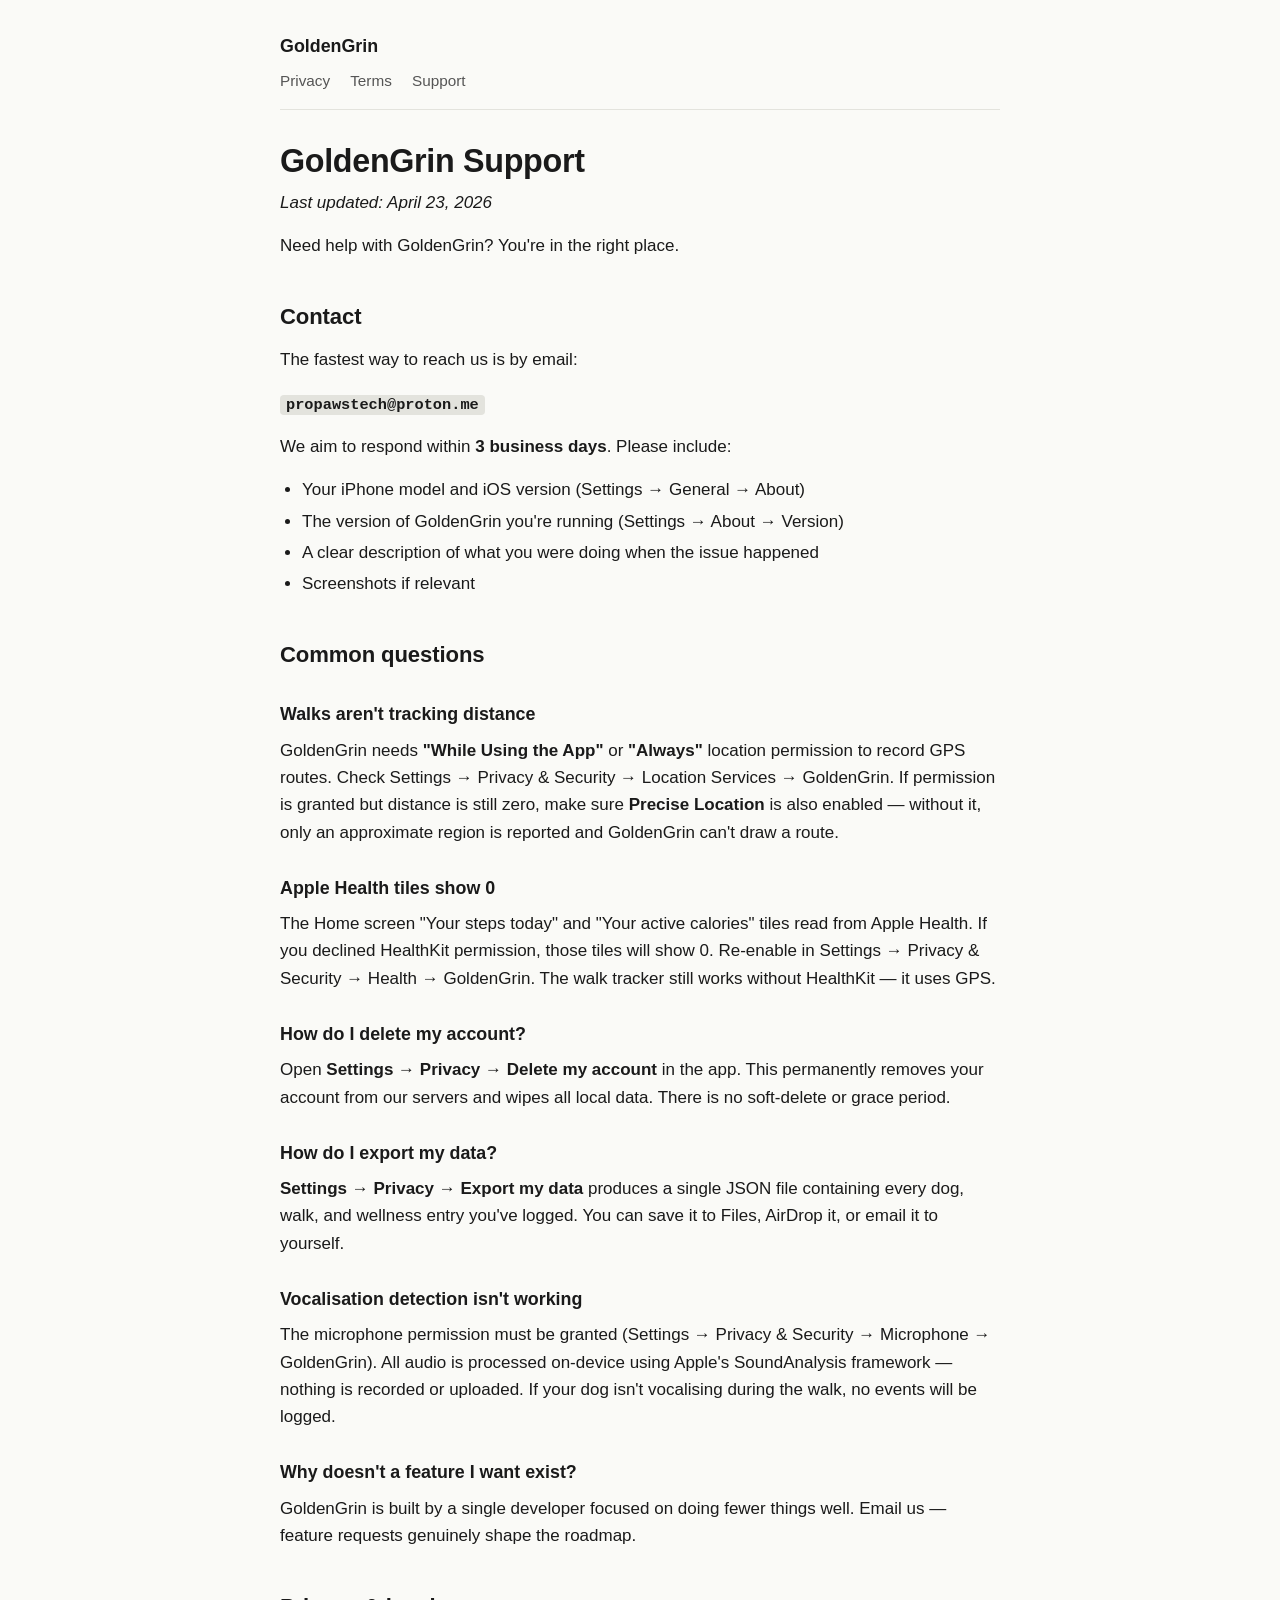
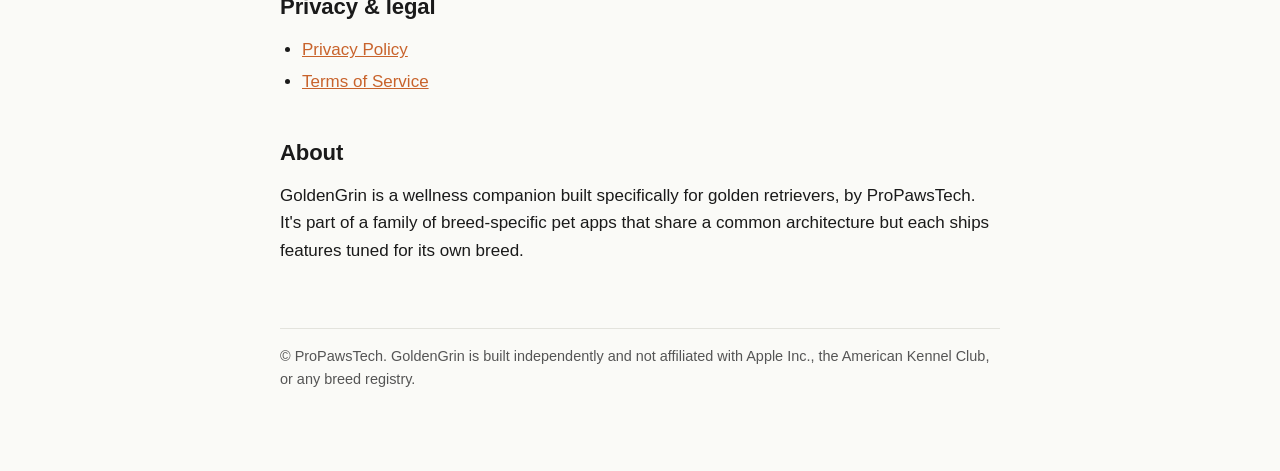
<file: goldengrin/support/index.html>
<!DOCTYPE html>
<html lang="en">
<head>
    <meta charset="utf-8">
    <meta name="viewport" content="width=device-width, initial-scale=1">
    <meta name="robots" content="index,follow">
    <title>GoldenGrin · Support</title>
    <style>
/* Shared styles for propawstech.com pages.
   Inlined into each generated HTML file by site/build.py — kept as a
   separate file only so edits to typography/colours flow through to all
   pages on the next build. Keep the rules conservative: legal pages
   should be readable, printable, and accessible above all else. */

:root {
    --bg: #fafaf7;
    --fg: #1a1a1a;
    --muted: #555;
    --accent: #c8632c; /* warm beagle-amber */
    --rule: #e3e3dd;
    --max-width: 720px;
}

@media (prefers-color-scheme: dark) {
    :root {
        --bg: #15140f;
        --fg: #ececea;
        --muted: #a4a4a0;
        --accent: #ffa86b;
        --rule: #2c2a25;
    }
}

* { box-sizing: border-box; }

html { font-size: 17px; -webkit-text-size-adjust: 100%; }

body {
    background: var(--bg);
    color: var(--fg);
    font-family: -apple-system, BlinkMacSystemFont, "Segoe UI", Roboto,
                 "Helvetica Neue", Arial, sans-serif;
    line-height: 1.6;
    margin: 0;
    padding: 32px 24px 80px;
    display: flex;
    justify-content: center;
}

main {
    width: 100%;
    max-width: var(--max-width);
}

header {
    border-bottom: 1px solid var(--rule);
    padding-bottom: 16px;
    margin-bottom: 32px;
}

header a.brand {
    font-weight: 600;
    color: var(--fg);
    text-decoration: none;
    font-size: 1.05rem;
}

header nav {
    margin-top: 8px;
    font-size: 0.9rem;
}

header nav a {
    color: var(--muted);
    text-decoration: none;
    margin-right: 16px;
}

header nav a:hover { color: var(--accent); }

h1 {
    font-size: 1.9rem;
    line-height: 1.2;
    margin: 0 0 8px;
    letter-spacing: -0.01em;
}

h2 {
    font-size: 1.3rem;
    margin: 40px 0 12px;
    letter-spacing: -0.005em;
}

h3 {
    font-size: 1.05rem;
    margin: 28px 0 8px;
}

p, ul, ol { margin: 0 0 16px; }
ul, ol { padding-left: 22px; }
li { margin-bottom: 4px; }

a { color: var(--accent); }

hr {
    border: 0;
    border-top: 1px solid var(--rule);
    margin: 32px 0;
}

code {
    background: var(--rule);
    padding: 1px 6px;
    border-radius: 4px;
    font-size: 0.9em;
}

table {
    width: 100%;
    border-collapse: collapse;
    margin: 0 0 24px;
    font-size: 0.92rem;
}

th, td {
    text-align: left;
    padding: 8px 10px;
    border-bottom: 1px solid var(--rule);
    vertical-align: top;
}

th {
    font-weight: 600;
    background: transparent;
}

blockquote {
    border-left: 3px solid var(--accent);
    margin: 16px 0;
    padding: 4px 14px;
    color: var(--muted);
}

footer {
    margin-top: 64px;
    padding-top: 16px;
    border-top: 1px solid var(--rule);
    color: var(--muted);
    font-size: 0.85rem;
}

footer a { color: var(--muted); }

    </style>
</head>
<body>
<main>
    <header>
        <a class="brand" href="/goldengrin/">GoldenGrin</a>
        <nav>
            <a href="/goldengrin/privacy">Privacy</a>
            <a href="/goldengrin/terms">Terms</a>
            <a href="/goldengrin/support">Support</a>
        </nav>
    </header>
    <h1>GoldenGrin Support</h1>
<p><em>Last updated: April 23, 2026</em></p>
<p>Need help with GoldenGrin? You're in the right place.</p>
<h2>Contact</h2>
<p>The fastest way to reach us is by email:</p>
<p><strong><code>propawstech@proton.me</code></strong></p>
<p>We aim to respond within <strong>3 business days</strong>. Please include:</p>
<ul>
<li>Your iPhone model and iOS version (Settings → General → About)</li>
<li>The version of GoldenGrin you're running (Settings → About → Version)</li>
<li>A clear description of what you were doing when the issue happened</li>
<li>Screenshots if relevant</li>
</ul>
<h2>Common questions</h2>
<h3>Walks aren't tracking distance</h3>
<p>GoldenGrin needs <strong>"While Using the App"</strong> or <strong>"Always"</strong> location permission
to record GPS routes. Check Settings → Privacy &amp; Security → Location Services
→ GoldenGrin. If permission is granted but distance is still zero, make sure
<strong>Precise Location</strong> is also enabled — without it, only an approximate region
is reported and GoldenGrin can't draw a route.</p>
<h3>Apple Health tiles show 0</h3>
<p>The Home screen "Your steps today" and "Your active calories" tiles read
from Apple Health. If you declined HealthKit permission, those tiles will
show 0. Re-enable in Settings → Privacy &amp; Security → Health → GoldenGrin.
The walk tracker still works without HealthKit — it uses GPS.</p>
<h3>How do I delete my account?</h3>
<p>Open <strong>Settings → Privacy → Delete my account</strong> in the app. This permanently
removes your account from our servers and wipes all local data. There is no
soft-delete or grace period.</p>
<h3>How do I export my data?</h3>
<p><strong>Settings → Privacy → Export my data</strong> produces a single JSON file
containing every dog, walk, and wellness entry you've logged. You can save
it to Files, AirDrop it, or email it to yourself.</p>
<h3>Vocalisation detection isn't working</h3>
<p>The microphone permission must be granted (Settings → Privacy &amp; Security →
Microphone → GoldenGrin). All audio is processed on-device using Apple's
SoundAnalysis framework — nothing is recorded or uploaded. If your dog isn't
vocalising during the walk, no events will be logged.</p>
<h3>Why doesn't a feature I want exist?</h3>
<p>GoldenGrin is built by a single developer focused on doing fewer things
well. Email us — feature requests genuinely shape the roadmap.</p>
<h2>Privacy &amp; legal</h2>
<ul>
<li><a href="/goldengrin/privacy">Privacy Policy</a></li>
<li><a href="/goldengrin/terms">Terms of Service</a></li>
</ul>
<h2>About</h2>
<p>GoldenGrin is a wellness companion built specifically for
golden retrievers, by ProPawsTech. It's part of a family of
breed-specific pet apps that share a common architecture but each
ships features tuned for its own breed.</p>
    <footer>
        © ProPawsTech. GoldenGrin is built independently and not
        affiliated with Apple Inc., the American Kennel Club, or any
        breed registry.
    </footer>
</main>
</body>
</html>
</file>
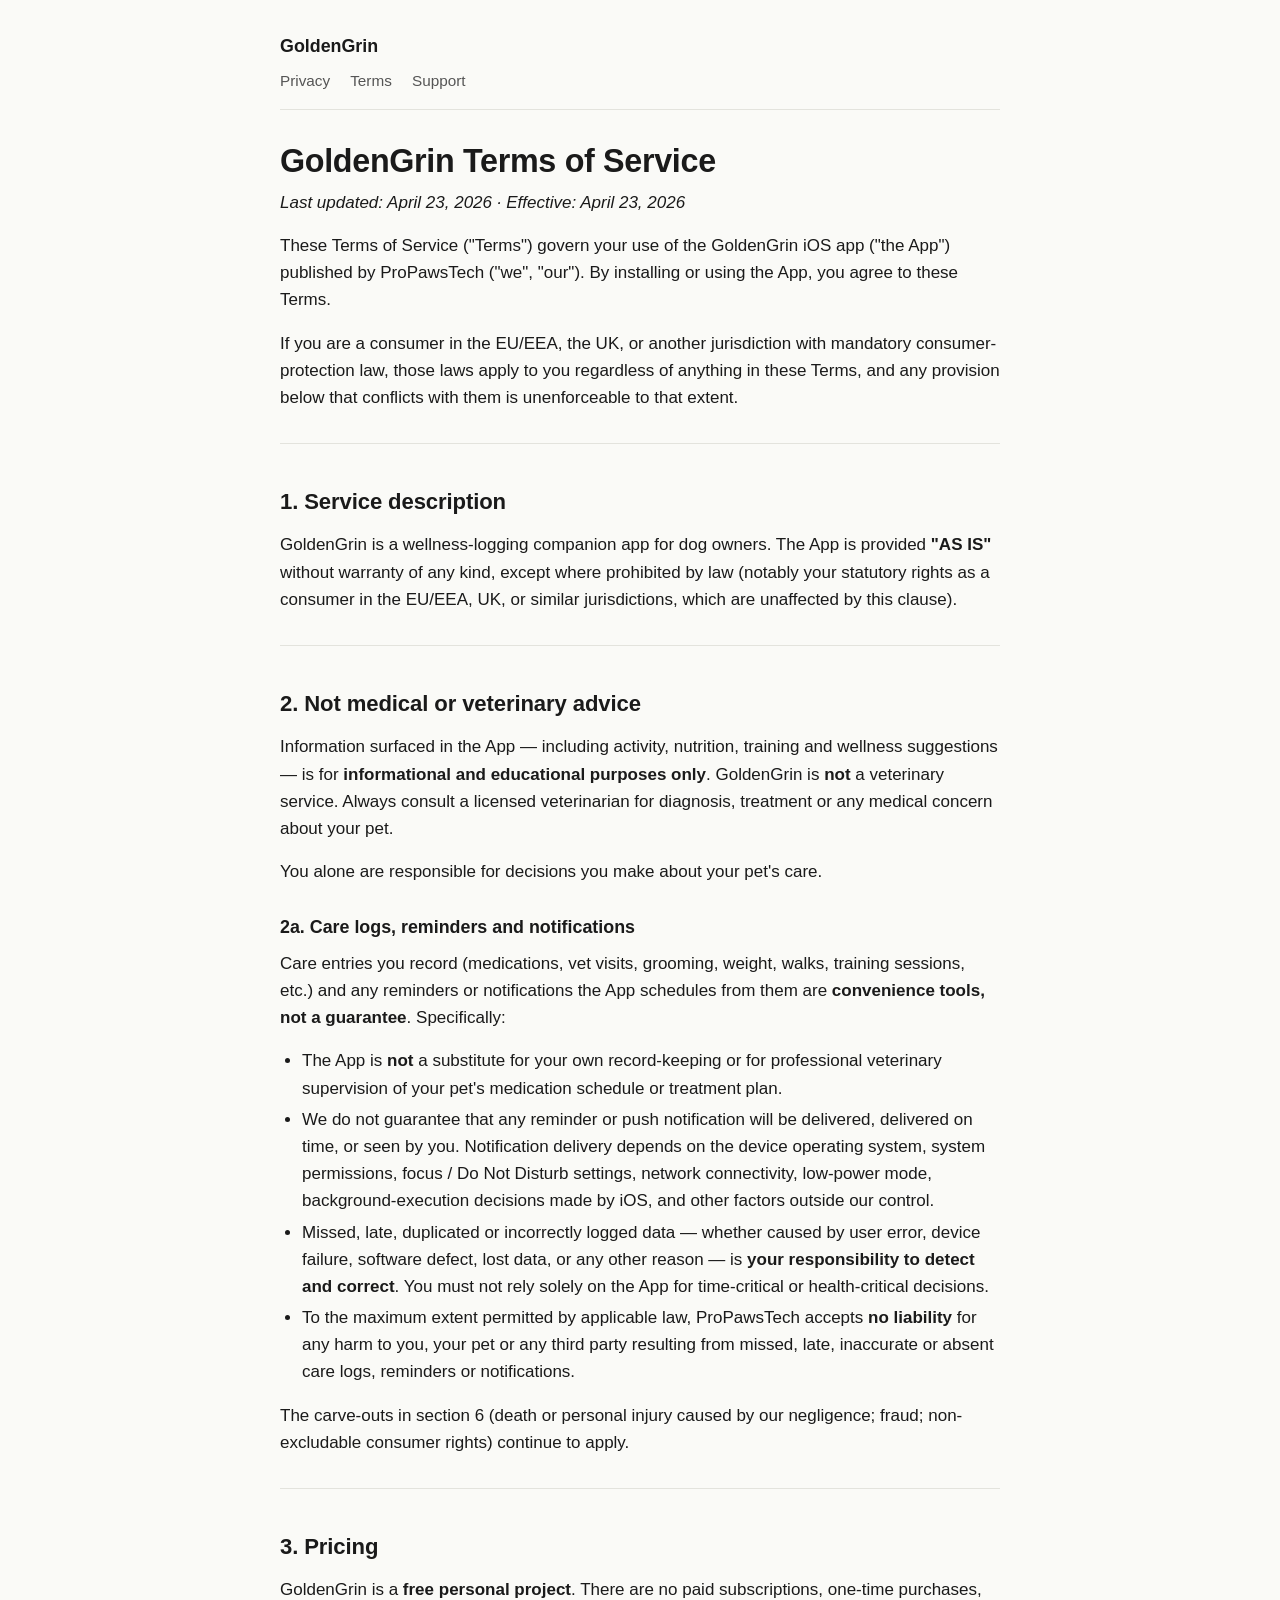
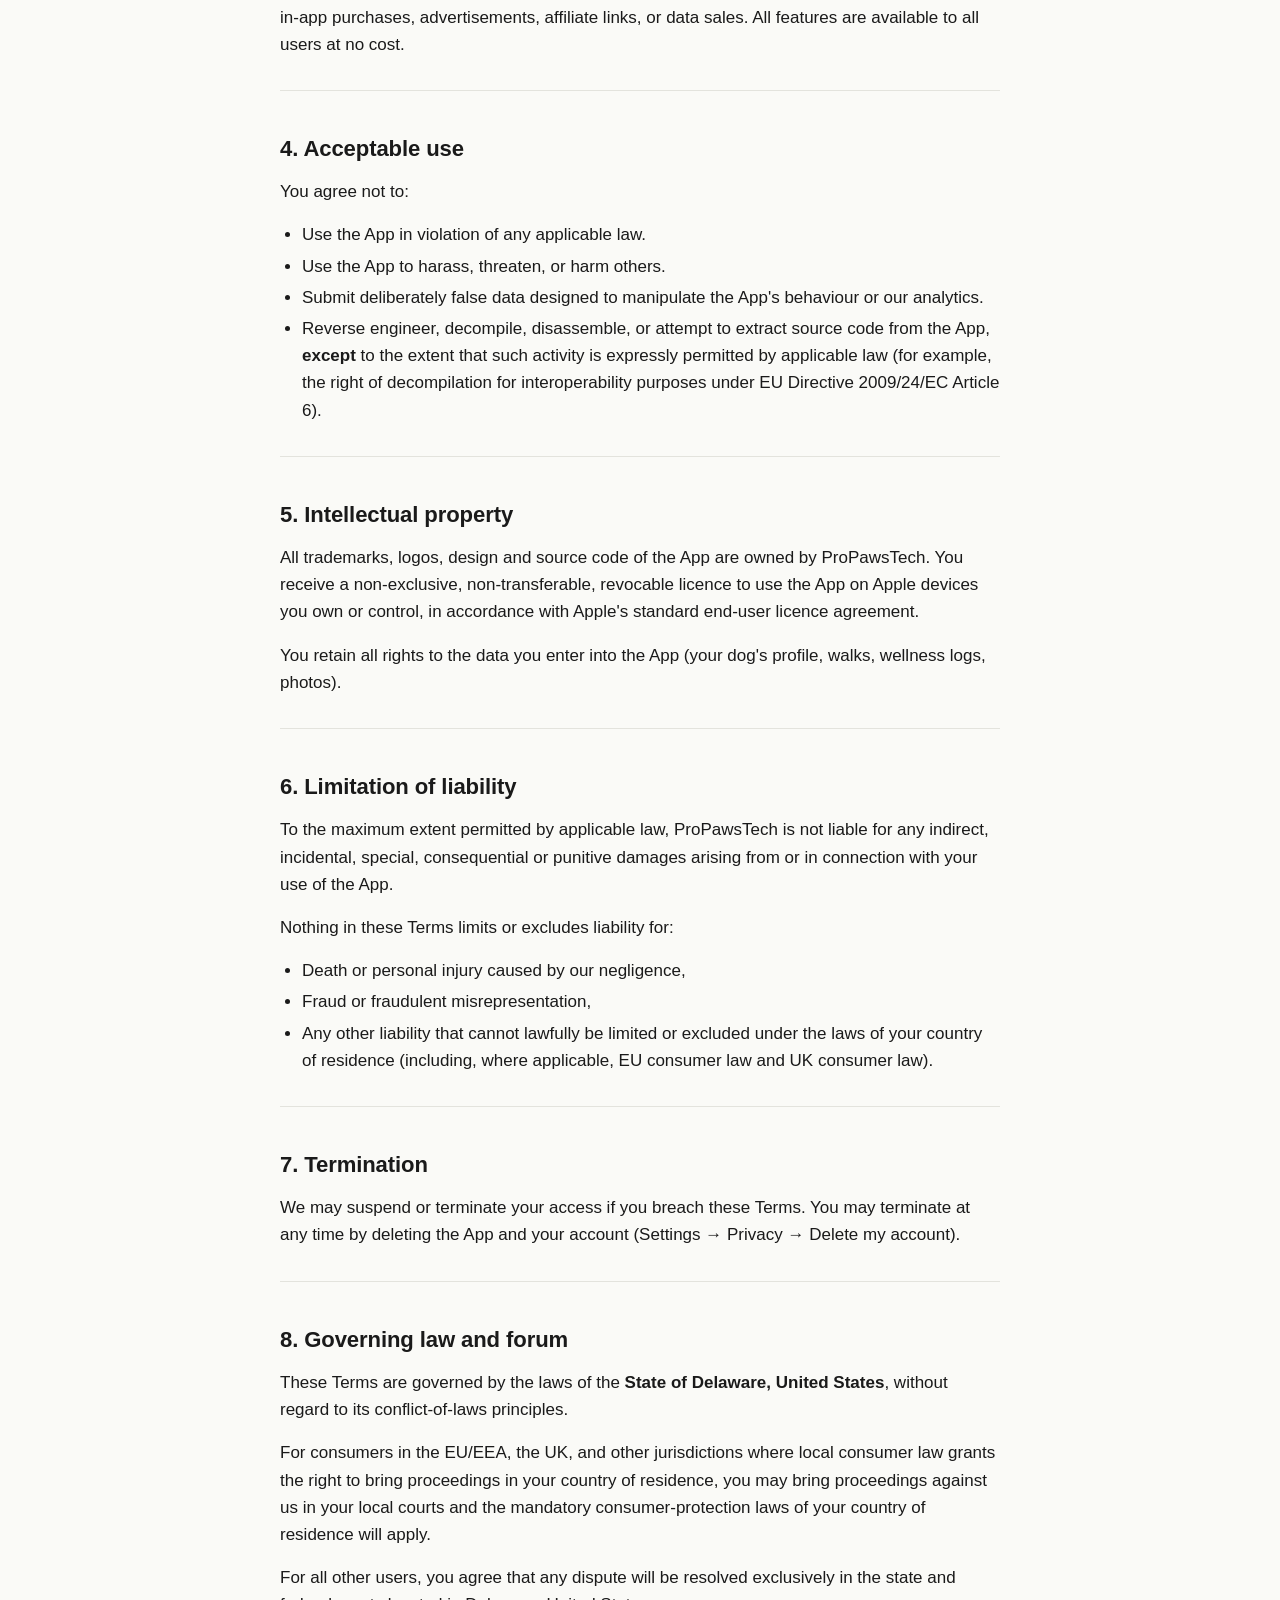
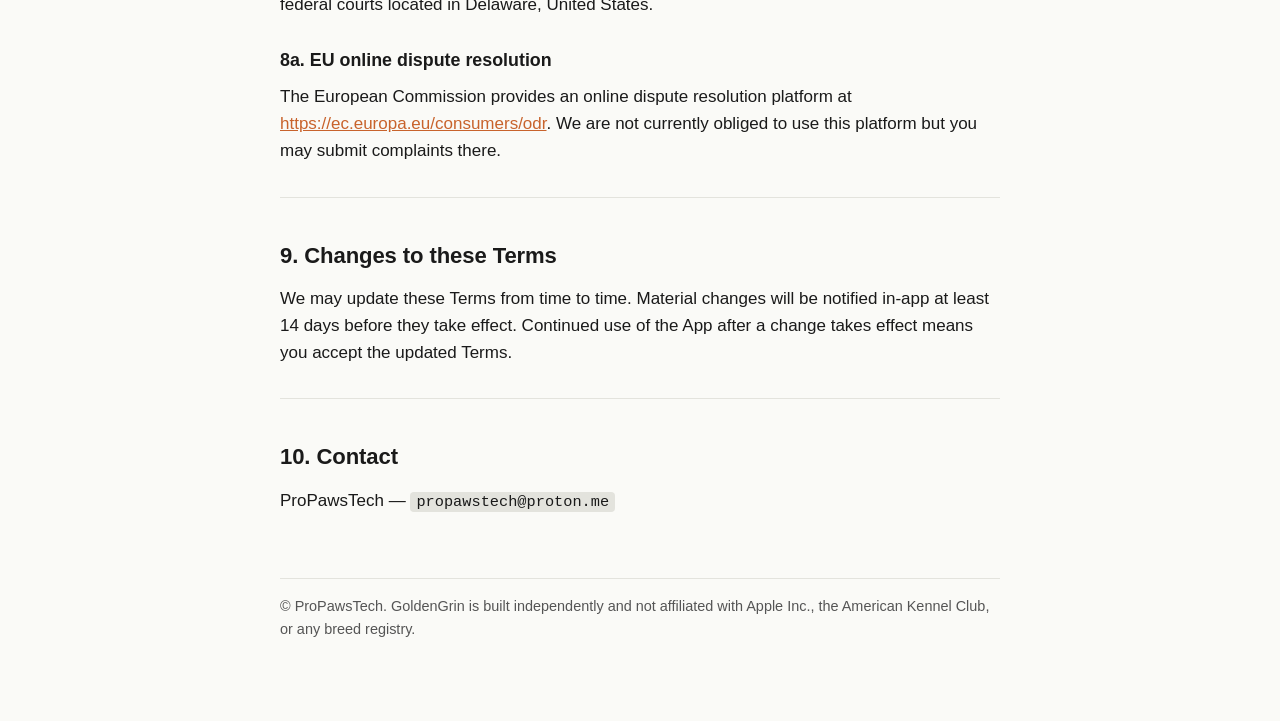
<file: goldengrin/terms/index.html>
<!DOCTYPE html>
<html lang="en">
<head>
    <meta charset="utf-8">
    <meta name="viewport" content="width=device-width, initial-scale=1">
    <meta name="robots" content="index,follow">
    <title>GoldenGrin · Terms of Service</title>
    <style>
/* Shared styles for propawstech.com pages.
   Inlined into each generated HTML file by site/build.py — kept as a
   separate file only so edits to typography/colours flow through to all
   pages on the next build. Keep the rules conservative: legal pages
   should be readable, printable, and accessible above all else. */

:root {
    --bg: #fafaf7;
    --fg: #1a1a1a;
    --muted: #555;
    --accent: #c8632c; /* warm beagle-amber */
    --rule: #e3e3dd;
    --max-width: 720px;
}

@media (prefers-color-scheme: dark) {
    :root {
        --bg: #15140f;
        --fg: #ececea;
        --muted: #a4a4a0;
        --accent: #ffa86b;
        --rule: #2c2a25;
    }
}

* { box-sizing: border-box; }

html { font-size: 17px; -webkit-text-size-adjust: 100%; }

body {
    background: var(--bg);
    color: var(--fg);
    font-family: -apple-system, BlinkMacSystemFont, "Segoe UI", Roboto,
                 "Helvetica Neue", Arial, sans-serif;
    line-height: 1.6;
    margin: 0;
    padding: 32px 24px 80px;
    display: flex;
    justify-content: center;
}

main {
    width: 100%;
    max-width: var(--max-width);
}

header {
    border-bottom: 1px solid var(--rule);
    padding-bottom: 16px;
    margin-bottom: 32px;
}

header a.brand {
    font-weight: 600;
    color: var(--fg);
    text-decoration: none;
    font-size: 1.05rem;
}

header nav {
    margin-top: 8px;
    font-size: 0.9rem;
}

header nav a {
    color: var(--muted);
    text-decoration: none;
    margin-right: 16px;
}

header nav a:hover { color: var(--accent); }

h1 {
    font-size: 1.9rem;
    line-height: 1.2;
    margin: 0 0 8px;
    letter-spacing: -0.01em;
}

h2 {
    font-size: 1.3rem;
    margin: 40px 0 12px;
    letter-spacing: -0.005em;
}

h3 {
    font-size: 1.05rem;
    margin: 28px 0 8px;
}

p, ul, ol { margin: 0 0 16px; }
ul, ol { padding-left: 22px; }
li { margin-bottom: 4px; }

a { color: var(--accent); }

hr {
    border: 0;
    border-top: 1px solid var(--rule);
    margin: 32px 0;
}

code {
    background: var(--rule);
    padding: 1px 6px;
    border-radius: 4px;
    font-size: 0.9em;
}

table {
    width: 100%;
    border-collapse: collapse;
    margin: 0 0 24px;
    font-size: 0.92rem;
}

th, td {
    text-align: left;
    padding: 8px 10px;
    border-bottom: 1px solid var(--rule);
    vertical-align: top;
}

th {
    font-weight: 600;
    background: transparent;
}

blockquote {
    border-left: 3px solid var(--accent);
    margin: 16px 0;
    padding: 4px 14px;
    color: var(--muted);
}

footer {
    margin-top: 64px;
    padding-top: 16px;
    border-top: 1px solid var(--rule);
    color: var(--muted);
    font-size: 0.85rem;
}

footer a { color: var(--muted); }

    </style>
</head>
<body>
<main>
    <header>
        <a class="brand" href="/goldengrin/">GoldenGrin</a>
        <nav>
            <a href="/goldengrin/privacy">Privacy</a>
            <a href="/goldengrin/terms">Terms</a>
            <a href="/goldengrin/support">Support</a>
        </nav>
    </header>
    <h1>GoldenGrin Terms of Service</h1>
<p><em>Last updated: April 23, 2026 · Effective: April 23, 2026</em></p>
<p>These Terms of Service ("Terms") govern your use of the GoldenGrin iOS app
("the App") published by ProPawsTech ("we", "our"). By installing or using
the App, you agree to these Terms.</p>
<p>If you are a consumer in the EU/EEA, the UK, or another jurisdiction with
mandatory consumer-protection law, those laws apply to you regardless of
anything in these Terms, and any provision below that conflicts with them is
unenforceable to that extent.</p>
<hr />
<h2>1. Service description</h2>
<p>GoldenGrin is a wellness-logging companion app for dog owners. The App is
provided <strong>"AS IS"</strong> without warranty of any kind, except where prohibited by
law (notably your statutory rights as a consumer in the EU/EEA, UK, or
similar jurisdictions, which are unaffected by this clause).</p>
<hr />
<h2>2. Not medical or veterinary advice</h2>
<p>Information surfaced in the App — including activity, nutrition, training and
wellness suggestions — is for <strong>informational and educational purposes
only</strong>. GoldenGrin is <strong>not</strong> a veterinary service. Always consult a licensed
veterinarian for diagnosis, treatment or any medical concern about your pet.</p>
<p>You alone are responsible for decisions you make about your pet's care.</p>
<h3>2a. Care logs, reminders and notifications</h3>
<p>Care entries you record (medications, vet visits, grooming, weight,
walks, training sessions, etc.) and any reminders or notifications the
App schedules from them are <strong>convenience tools, not a guarantee</strong>.
Specifically:</p>
<ul>
<li>The App is <strong>not</strong> a substitute for your own record-keeping or for
  professional veterinary supervision of your pet's medication schedule
  or treatment plan.</li>
<li>We do not guarantee that any reminder or push notification will be
  delivered, delivered on time, or seen by you. Notification delivery
  depends on the device operating system, system permissions, focus /
  Do Not Disturb settings, network connectivity, low-power mode,
  background-execution decisions made by iOS, and other factors outside
  our control.</li>
<li>Missed, late, duplicated or incorrectly logged data — whether caused
  by user error, device failure, software defect, lost data, or any
  other reason — is <strong>your responsibility to detect and correct</strong>. You
  must not rely solely on the App for time-critical or
  health-critical decisions.</li>
<li>To the maximum extent permitted by applicable law, ProPawsTech
  accepts <strong>no liability</strong> for any harm to you, your pet or any third
  party resulting from missed, late, inaccurate or absent care logs,
  reminders or notifications.</li>
</ul>
<p>The carve-outs in section 6 (death or personal injury caused by our
negligence; fraud; non-excludable consumer rights) continue to apply.</p>
<hr />
<h2>3. Pricing</h2>
<p>GoldenGrin is a <strong>free personal project</strong>. There are no paid
subscriptions, one-time purchases, in-app purchases, advertisements,
affiliate links, or data sales. All features are available to all users at
no cost.</p>
<hr />
<h2>4. Acceptable use</h2>
<p>You agree not to:</p>
<ul>
<li>Use the App in violation of any applicable law.</li>
<li>Use the App to harass, threaten, or harm others.</li>
<li>Submit deliberately false data designed to manipulate the App's behaviour
  or our analytics.</li>
<li>Reverse engineer, decompile, disassemble, or attempt to extract source
  code from the App, <strong>except</strong> to the extent that such activity is
  expressly permitted by applicable law (for example, the right of
  decompilation for interoperability purposes under EU Directive 2009/24/EC
  Article 6).</li>
</ul>
<hr />
<h2>5. Intellectual property</h2>
<p>All trademarks, logos, design and source code of the App are owned by
ProPawsTech. You receive a non-exclusive, non-transferable, revocable
licence to use the App on Apple devices you own or control, in accordance
with Apple's standard end-user licence agreement.</p>
<p>You retain all rights to the data you enter into the App (your dog's
profile, walks, wellness logs, photos).</p>
<hr />
<h2>6. Limitation of liability</h2>
<p>To the maximum extent permitted by applicable law, ProPawsTech is not liable
for any indirect, incidental, special, consequential or punitive damages
arising from or in connection with your use of the App.</p>
<p>Nothing in these Terms limits or excludes liability for:</p>
<ul>
<li>Death or personal injury caused by our negligence,</li>
<li>Fraud or fraudulent misrepresentation,</li>
<li>Any other liability that cannot lawfully be limited or excluded under the
  laws of your country of residence (including, where applicable, EU
  consumer law and UK consumer law).</li>
</ul>
<hr />
<h2>7. Termination</h2>
<p>We may suspend or terminate your access if you breach these Terms. You may
terminate at any time by deleting the App and your account (Settings →
Privacy → Delete my account).</p>
<hr />
<h2>8. Governing law and forum</h2>
<p>These Terms are governed by the laws of the <strong>State of Delaware, United
States</strong>, without regard to its conflict-of-laws principles.</p>
<p>For consumers in the EU/EEA, the UK, and other jurisdictions where local
consumer law grants the right to bring proceedings in your country of
residence, you may bring proceedings against us in your local courts and
the mandatory consumer-protection laws of your country of residence will
apply.</p>
<p>For all other users, you agree that any dispute will be resolved
exclusively in the state and federal courts located in Delaware, United
States.</p>
<h3>8a. EU online dispute resolution</h3>
<p>The European Commission provides an online dispute resolution platform at
<a href="https://ec.europa.eu/consumers/odr">https://ec.europa.eu/consumers/odr</a>. We are not currently obliged to use
this platform but you may submit complaints there.</p>
<hr />
<h2>9. Changes to these Terms</h2>
<p>We may update these Terms from time to time. Material changes will be
notified in-app at least 14 days before they take effect. Continued use of
the App after a change takes effect means you accept the updated Terms.</p>
<hr />
<h2>10. Contact</h2>
<p>ProPawsTech — <code>propawstech@proton.me</code></p>
    <footer>
        © ProPawsTech. GoldenGrin is built independently and not
        affiliated with Apple Inc., the American Kennel Club, or any
        breed registry.
    </footer>
</main>
</body>
</html>
</file>
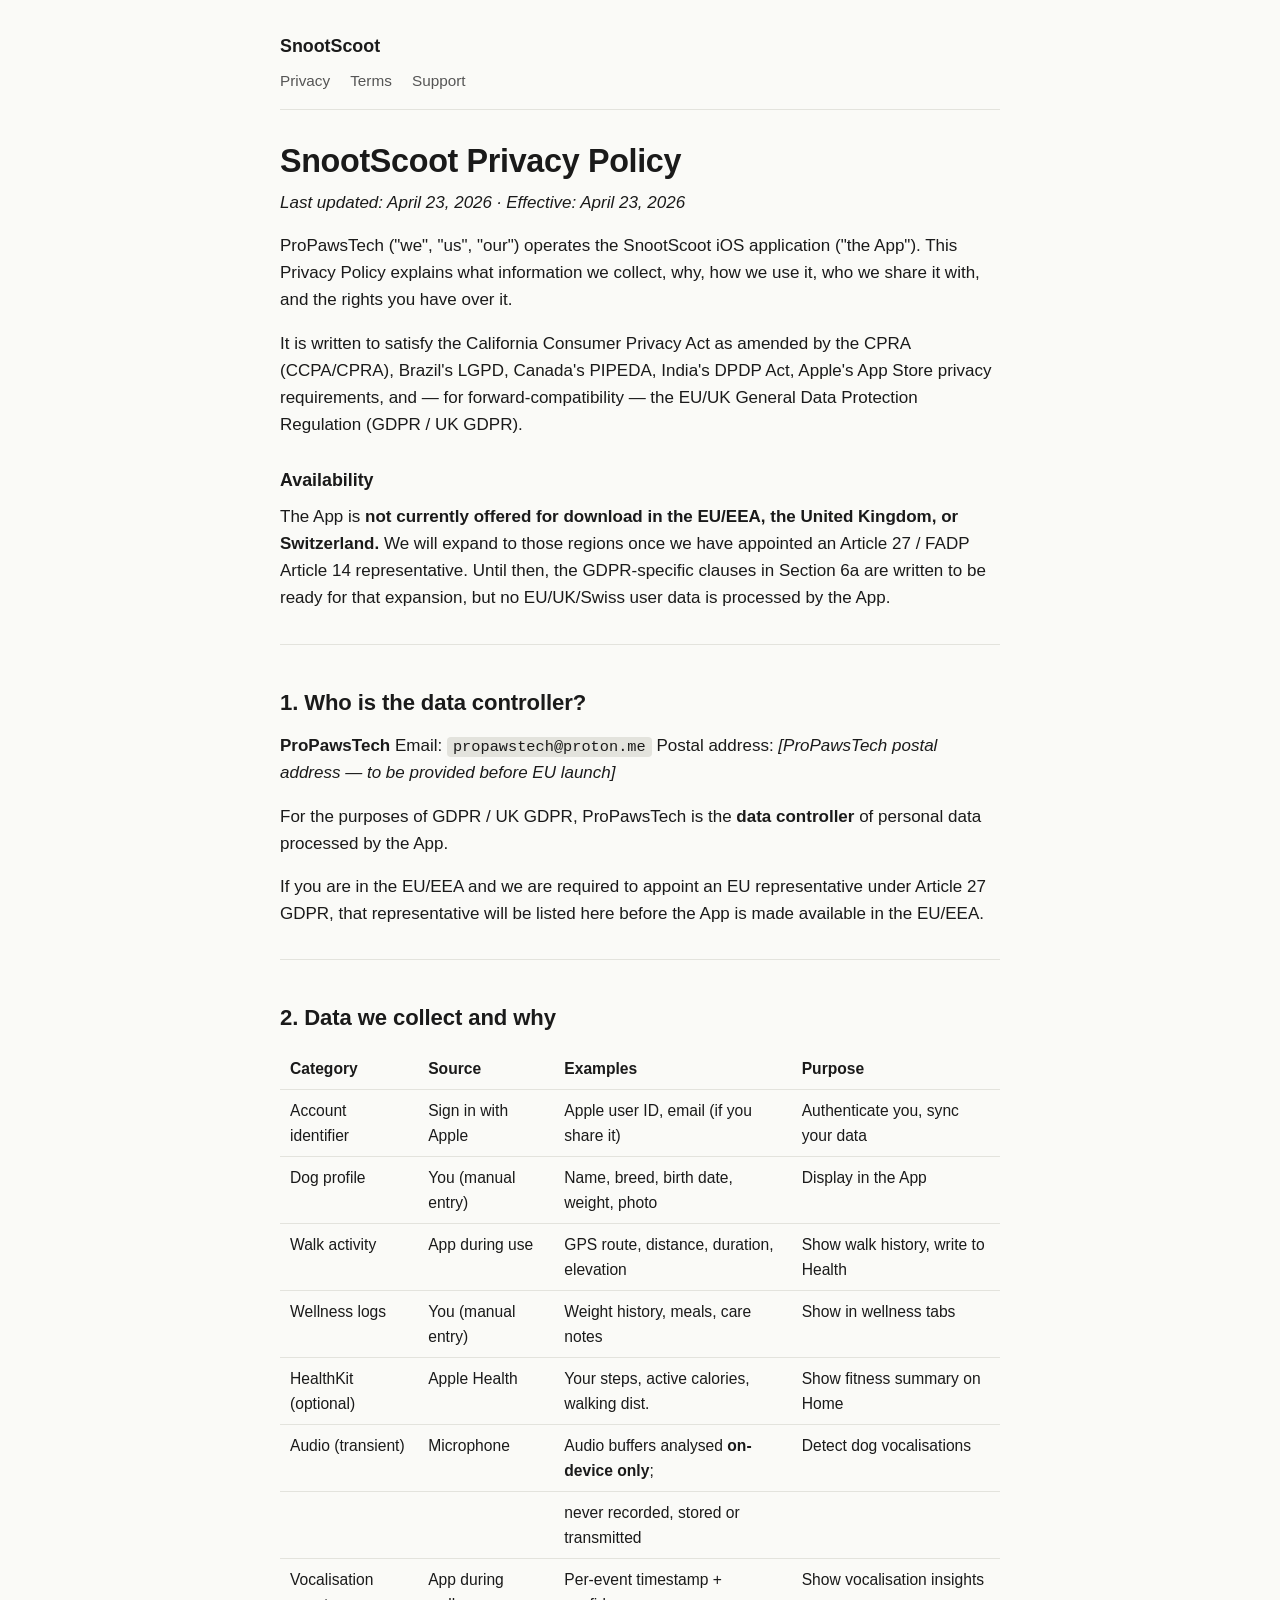
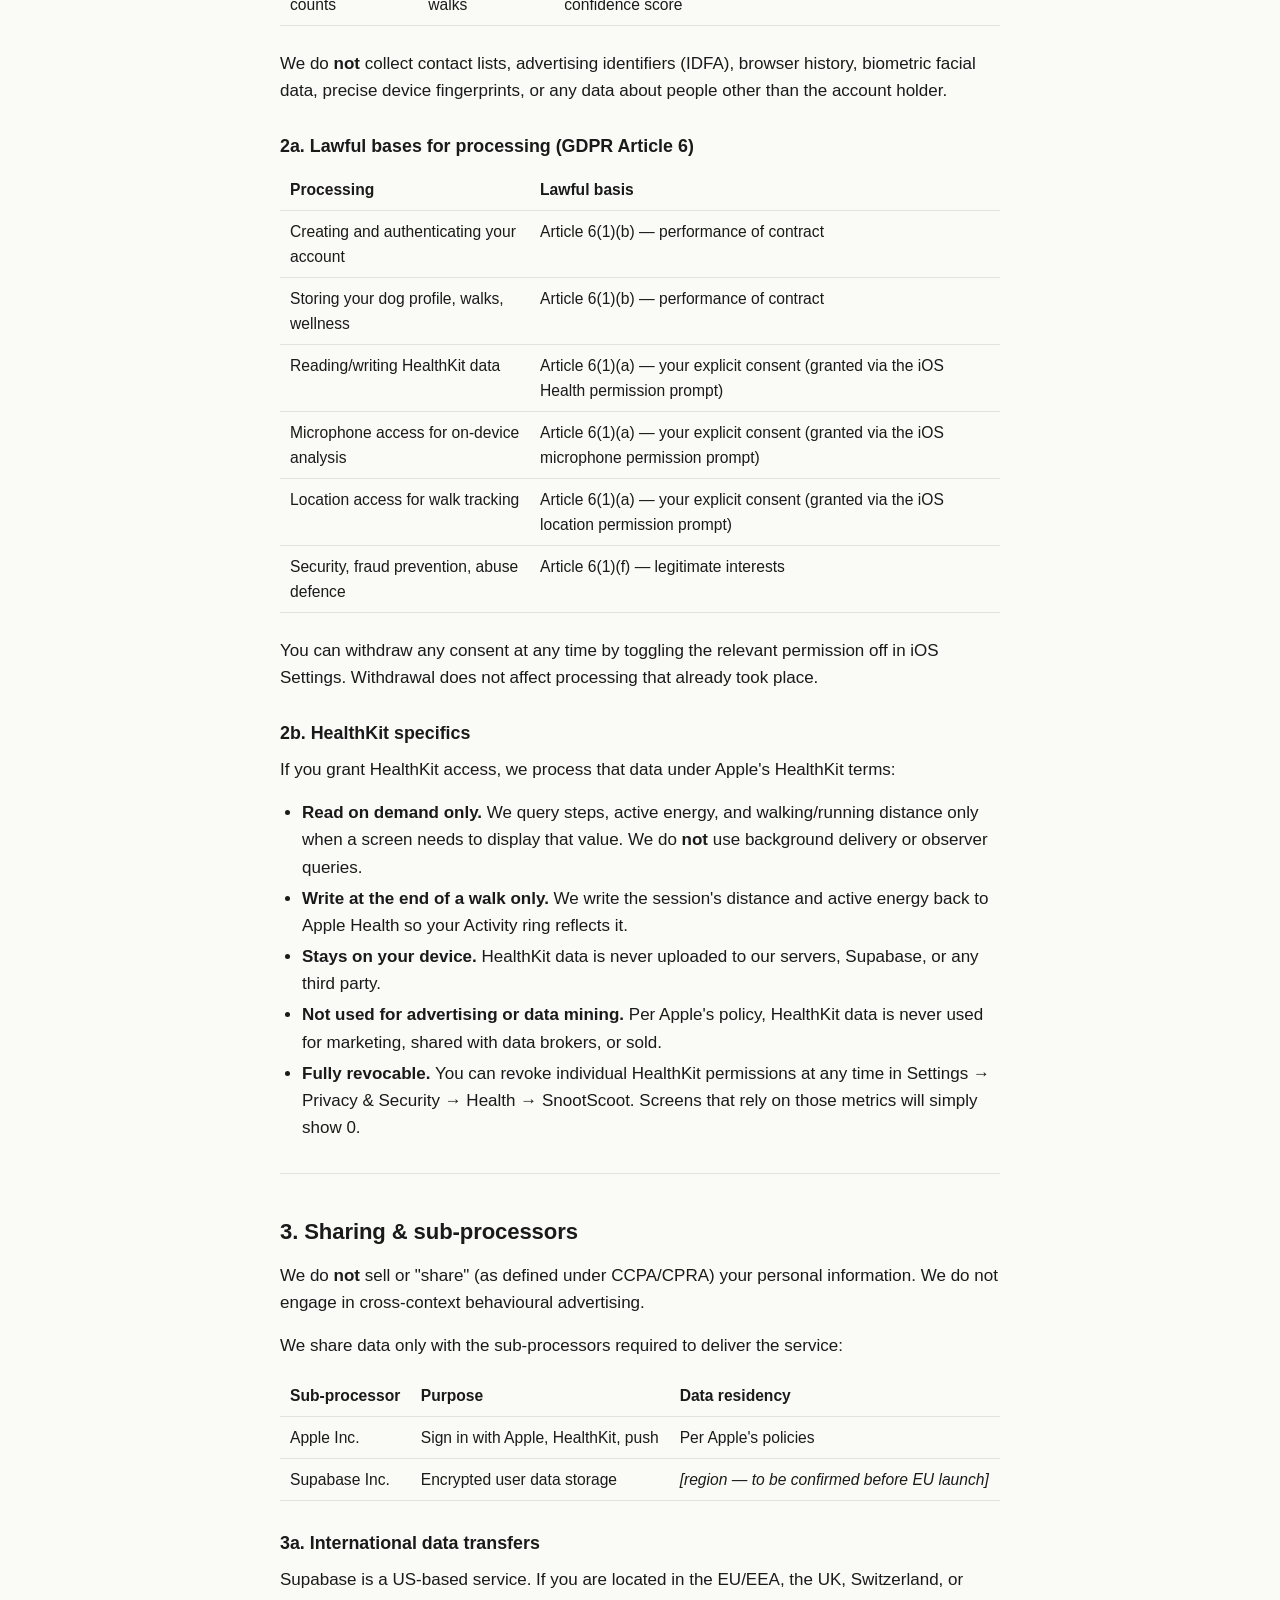
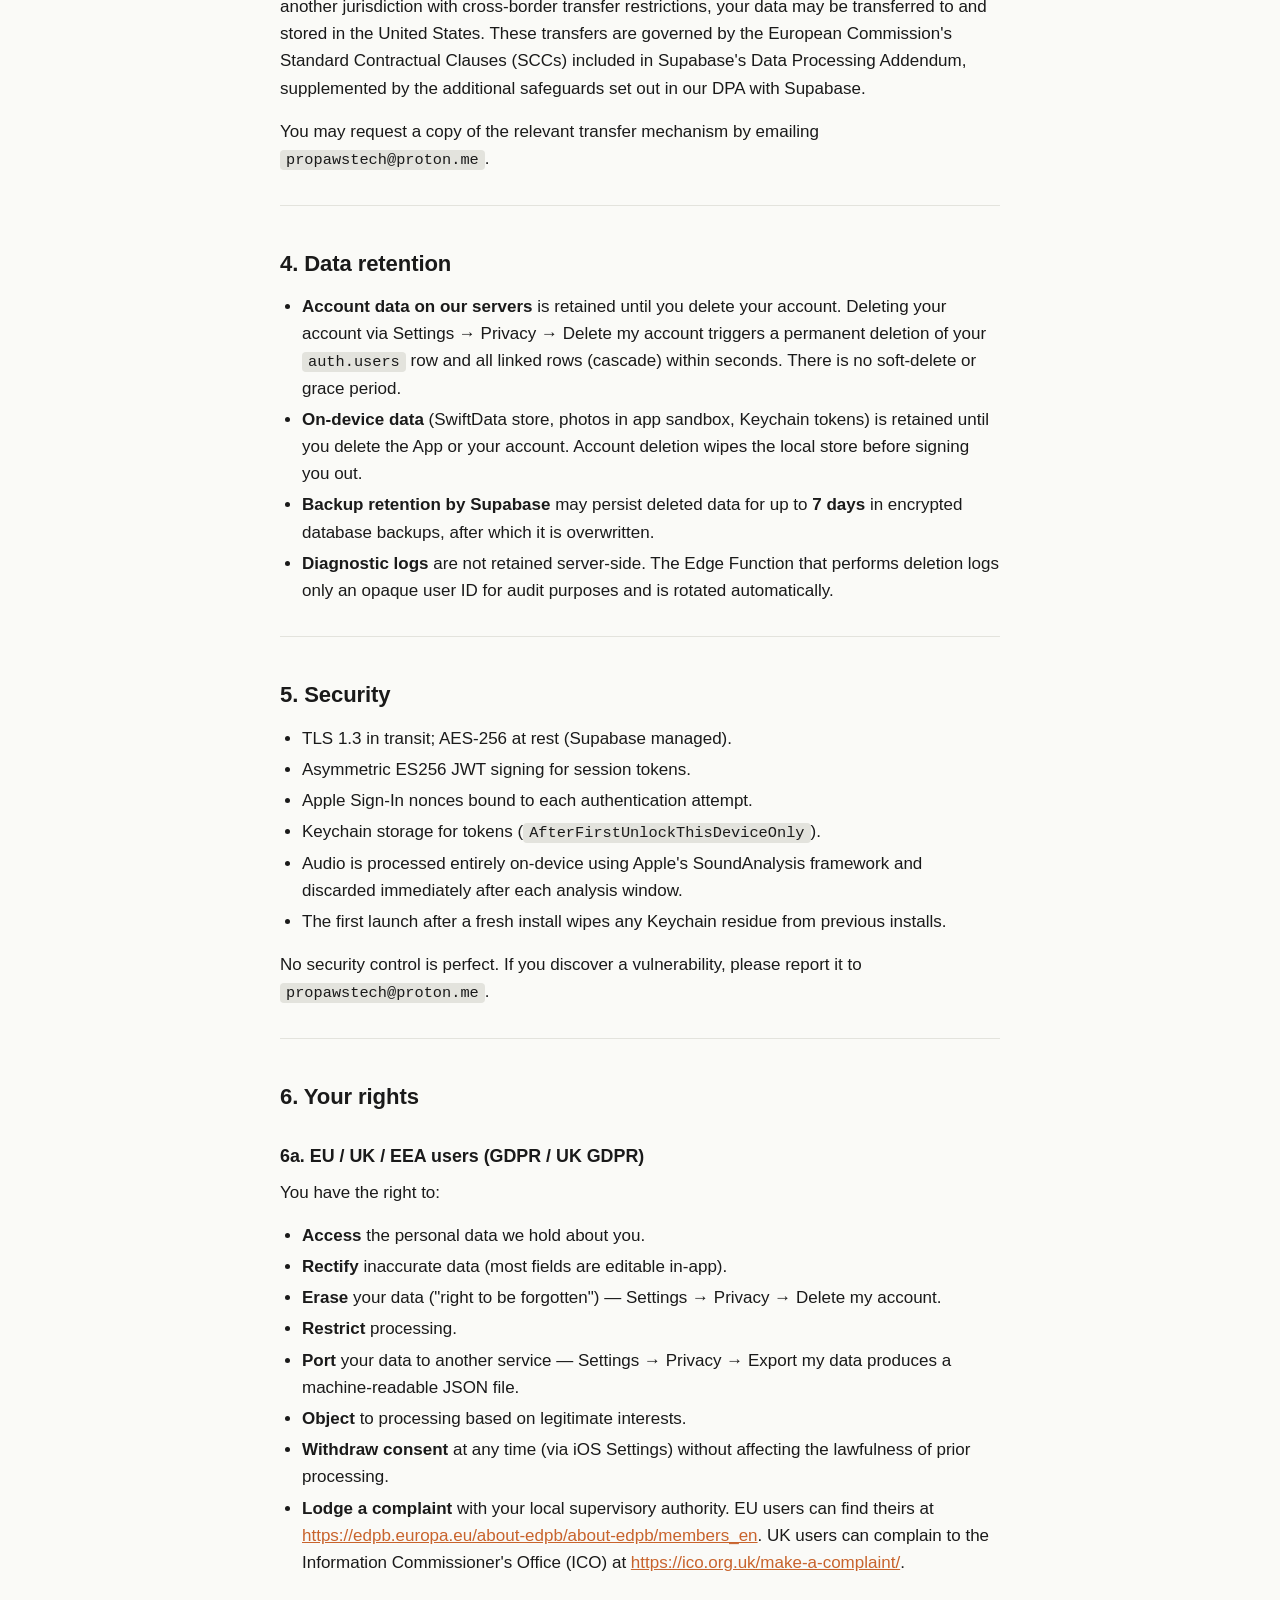
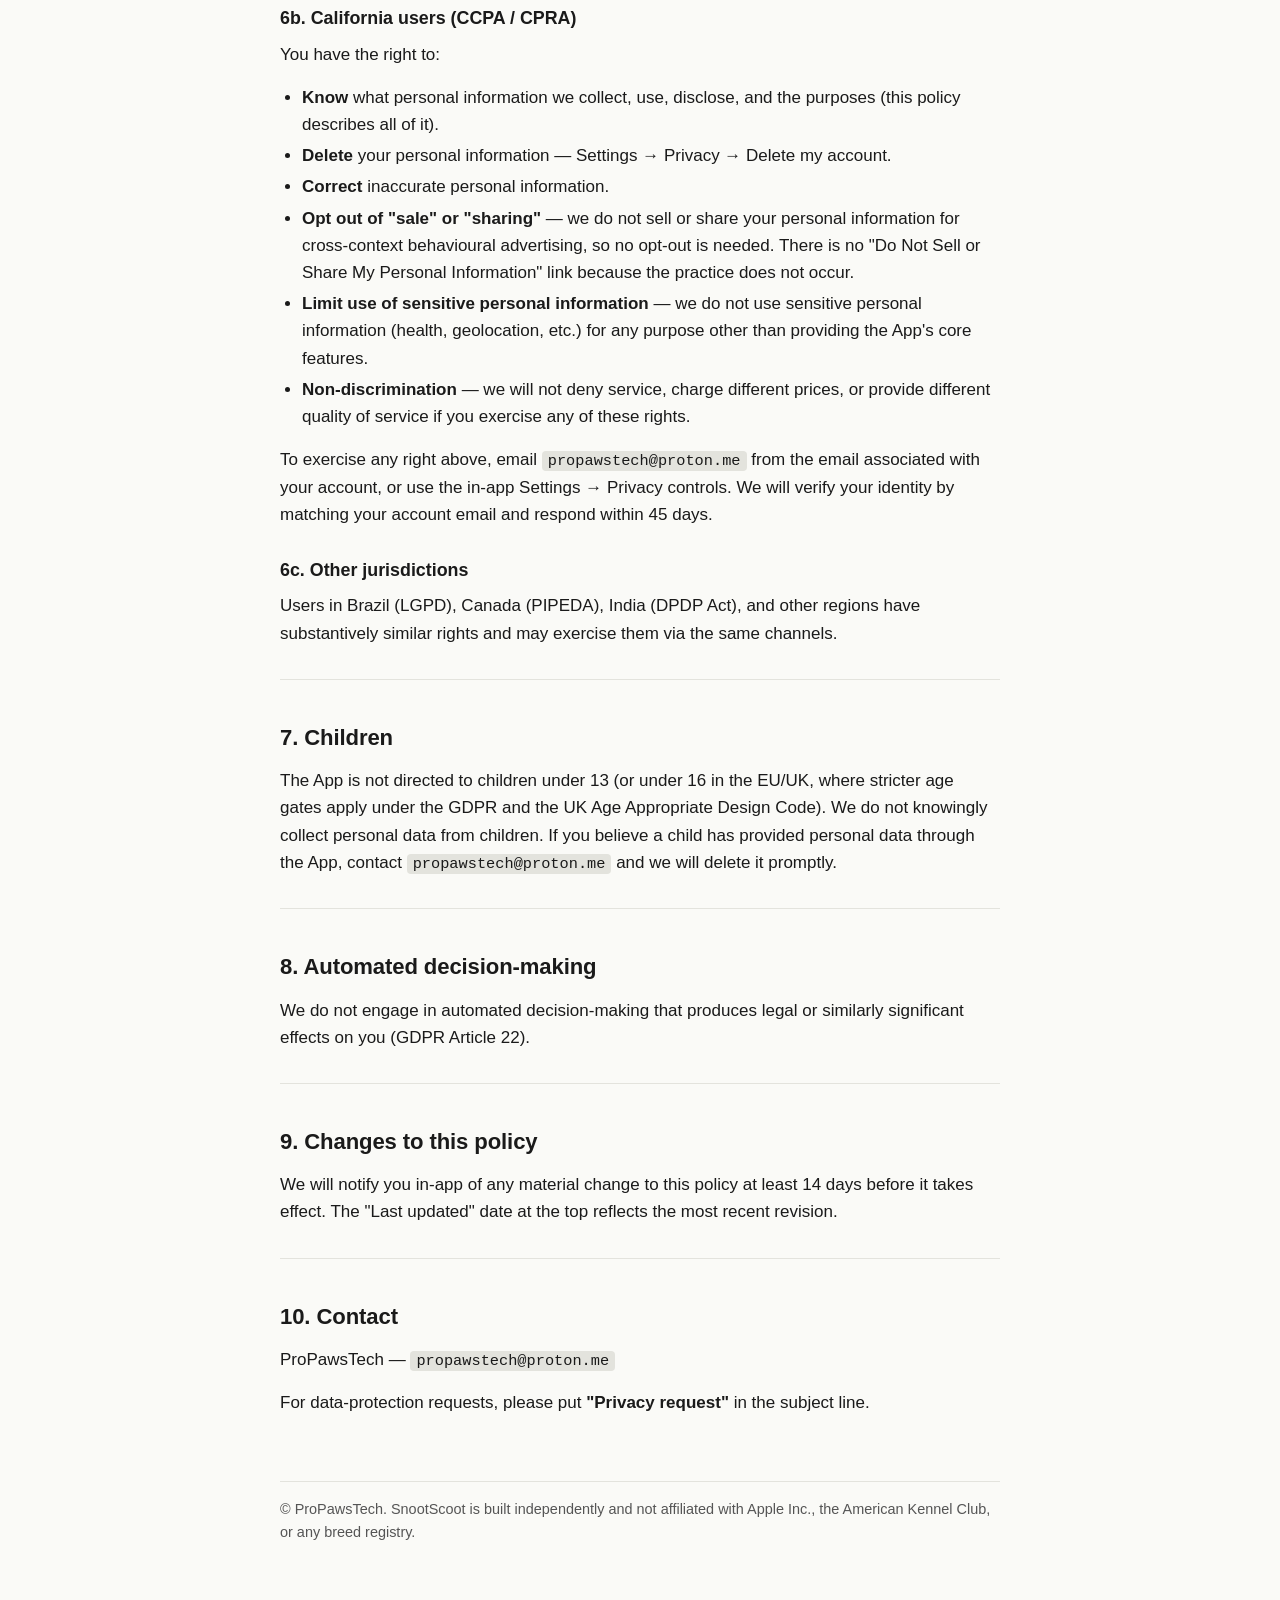
<file: snootscoot/privacy/index.html>
<!DOCTYPE html>
<html lang="en">
<head>
    <meta charset="utf-8">
    <meta name="viewport" content="width=device-width, initial-scale=1">
    <meta name="robots" content="index,follow">
    <title>SnootScoot · Privacy Policy</title>
    <style>
/* Shared styles for propawstech.com pages.
   Inlined into each generated HTML file by site/build.py — kept as a
   separate file only so edits to typography/colours flow through to all
   pages on the next build. Keep the rules conservative: legal pages
   should be readable, printable, and accessible above all else. */

:root {
    --bg: #fafaf7;
    --fg: #1a1a1a;
    --muted: #555;
    --accent: #c8632c; /* warm beagle-amber */
    --rule: #e3e3dd;
    --max-width: 720px;
}

@media (prefers-color-scheme: dark) {
    :root {
        --bg: #15140f;
        --fg: #ececea;
        --muted: #a4a4a0;
        --accent: #ffa86b;
        --rule: #2c2a25;
    }
}

* { box-sizing: border-box; }

html { font-size: 17px; -webkit-text-size-adjust: 100%; }

body {
    background: var(--bg);
    color: var(--fg);
    font-family: -apple-system, BlinkMacSystemFont, "Segoe UI", Roboto,
                 "Helvetica Neue", Arial, sans-serif;
    line-height: 1.6;
    margin: 0;
    padding: 32px 24px 80px;
    display: flex;
    justify-content: center;
}

main {
    width: 100%;
    max-width: var(--max-width);
}

header {
    border-bottom: 1px solid var(--rule);
    padding-bottom: 16px;
    margin-bottom: 32px;
}

header a.brand {
    font-weight: 600;
    color: var(--fg);
    text-decoration: none;
    font-size: 1.05rem;
}

header nav {
    margin-top: 8px;
    font-size: 0.9rem;
}

header nav a {
    color: var(--muted);
    text-decoration: none;
    margin-right: 16px;
}

header nav a:hover { color: var(--accent); }

h1 {
    font-size: 1.9rem;
    line-height: 1.2;
    margin: 0 0 8px;
    letter-spacing: -0.01em;
}

h2 {
    font-size: 1.3rem;
    margin: 40px 0 12px;
    letter-spacing: -0.005em;
}

h3 {
    font-size: 1.05rem;
    margin: 28px 0 8px;
}

p, ul, ol { margin: 0 0 16px; }
ul, ol { padding-left: 22px; }
li { margin-bottom: 4px; }

a { color: var(--accent); }

hr {
    border: 0;
    border-top: 1px solid var(--rule);
    margin: 32px 0;
}

code {
    background: var(--rule);
    padding: 1px 6px;
    border-radius: 4px;
    font-size: 0.9em;
}

table {
    width: 100%;
    border-collapse: collapse;
    margin: 0 0 24px;
    font-size: 0.92rem;
}

th, td {
    text-align: left;
    padding: 8px 10px;
    border-bottom: 1px solid var(--rule);
    vertical-align: top;
}

th {
    font-weight: 600;
    background: transparent;
}

blockquote {
    border-left: 3px solid var(--accent);
    margin: 16px 0;
    padding: 4px 14px;
    color: var(--muted);
}

footer {
    margin-top: 64px;
    padding-top: 16px;
    border-top: 1px solid var(--rule);
    color: var(--muted);
    font-size: 0.85rem;
}

footer a { color: var(--muted); }

    </style>
</head>
<body>
<main>
    <header>
        <a class="brand" href="/snootscoot/">SnootScoot</a>
        <nav>
            <a href="/snootscoot/privacy">Privacy</a>
            <a href="/snootscoot/terms">Terms</a>
            <a href="/snootscoot/support">Support</a>
        </nav>
    </header>
    <h1>SnootScoot Privacy Policy</h1>
<p><em>Last updated: April 23, 2026 · Effective: April 23, 2026</em></p>
<p>ProPawsTech ("we", "us", "our") operates the SnootScoot iOS application
("the App"). This Privacy Policy explains what information we collect, why,
how we use it, who we share it with, and the rights you have over it.</p>
<p>It is written to satisfy the California Consumer Privacy Act as amended by
the CPRA (CCPA/CPRA), Brazil's LGPD, Canada's PIPEDA, India's DPDP Act,
Apple's App Store privacy requirements, and — for forward-compatibility —
the EU/UK General Data Protection Regulation (GDPR / UK GDPR).</p>
<h3>Availability</h3>
<p>The App is <strong>not currently offered for download in the EU/EEA, the United
Kingdom, or Switzerland.</strong> We will expand to those regions once we have
appointed an Article 27 / FADP Article 14 representative. Until then, the
GDPR-specific clauses in Section 6a are written to be ready for that
expansion, but no EU/UK/Swiss user data is processed by the App.</p>
<hr />
<h2>1. Who is the data controller?</h2>
<p><strong>ProPawsTech</strong>
Email: <code>propawstech@proton.me</code>
Postal address: <em>[ProPawsTech postal address — to be provided before EU launch]</em></p>
<p>For the purposes of GDPR / UK GDPR, ProPawsTech is the <strong>data controller</strong>
of personal data processed by the App.</p>
<p>If you are in the EU/EEA and we are required to appoint an EU representative
under Article 27 GDPR, that representative will be listed here before the
App is made available in the EU/EEA.</p>
<hr />
<h2>2. Data we collect and why</h2>
<table>
<thead>
<tr>
<th>Category</th>
<th>Source</th>
<th>Examples</th>
<th>Purpose</th>
</tr>
</thead>
<tbody>
<tr>
<td>Account identifier</td>
<td>Sign in with Apple</td>
<td>Apple user ID, email (if you share it)</td>
<td>Authenticate you, sync your data</td>
</tr>
<tr>
<td>Dog profile</td>
<td>You (manual entry)</td>
<td>Name, breed, birth date, weight, photo</td>
<td>Display in the App</td>
</tr>
<tr>
<td>Walk activity</td>
<td>App during use</td>
<td>GPS route, distance, duration, elevation</td>
<td>Show walk history, write to Health</td>
</tr>
<tr>
<td>Wellness logs</td>
<td>You (manual entry)</td>
<td>Weight history, meals, care notes</td>
<td>Show in wellness tabs</td>
</tr>
<tr>
<td>HealthKit (optional)</td>
<td>Apple Health</td>
<td>Your steps, active calories, walking dist.</td>
<td>Show fitness summary on Home</td>
</tr>
<tr>
<td>Audio (transient)</td>
<td>Microphone</td>
<td>Audio buffers analysed <strong>on-device only</strong>;</td>
<td>Detect dog vocalisations</td>
</tr>
<tr>
<td></td>
<td></td>
<td>never recorded, stored or transmitted</td>
<td></td>
</tr>
<tr>
<td>Vocalisation counts</td>
<td>App during walks</td>
<td>Per-event timestamp + confidence score</td>
<td>Show vocalisation insights</td>
</tr>
</tbody>
</table>
<p>We do <strong>not</strong> collect contact lists, advertising identifiers (IDFA), browser
history, biometric facial data, precise device fingerprints, or any data
about people other than the account holder.</p>
<h3>2a. Lawful bases for processing (GDPR Article 6)</h3>
<table>
<thead>
<tr>
<th>Processing</th>
<th>Lawful basis</th>
</tr>
</thead>
<tbody>
<tr>
<td>Creating and authenticating your account</td>
<td>Article 6(1)(b) — performance of contract</td>
</tr>
<tr>
<td>Storing your dog profile, walks, wellness</td>
<td>Article 6(1)(b) — performance of contract</td>
</tr>
<tr>
<td>Reading/writing HealthKit data</td>
<td>Article 6(1)(a) — your explicit consent (granted via the iOS Health permission prompt)</td>
</tr>
<tr>
<td>Microphone access for on-device analysis</td>
<td>Article 6(1)(a) — your explicit consent (granted via the iOS microphone permission prompt)</td>
</tr>
<tr>
<td>Location access for walk tracking</td>
<td>Article 6(1)(a) — your explicit consent (granted via the iOS location permission prompt)</td>
</tr>
<tr>
<td>Security, fraud prevention, abuse defence</td>
<td>Article 6(1)(f) — legitimate interests</td>
</tr>
</tbody>
</table>
<p>You can withdraw any consent at any time by toggling the relevant permission
off in iOS Settings. Withdrawal does not affect processing that already took
place.</p>
<h3>2b. HealthKit specifics</h3>
<p>If you grant HealthKit access, we process that data under Apple's HealthKit
terms:</p>
<ul>
<li><strong>Read on demand only.</strong> We query steps, active energy, and walking/running
  distance only when a screen needs to display that value. We do <strong>not</strong> use
  background delivery or observer queries.</li>
<li><strong>Write at the end of a walk only.</strong> We write the session's distance and
  active energy back to Apple Health so your Activity ring reflects it.</li>
<li><strong>Stays on your device.</strong> HealthKit data is never uploaded to our servers,
  Supabase, or any third party.</li>
<li><strong>Not used for advertising or data mining.</strong> Per Apple's policy, HealthKit
  data is never used for marketing, shared with data brokers, or sold.</li>
<li><strong>Fully revocable.</strong> You can revoke individual HealthKit permissions at any
  time in Settings → Privacy &amp; Security → Health → SnootScoot. Screens that
  rely on those metrics will simply show 0.</li>
</ul>
<hr />
<h2>3. Sharing &amp; sub-processors</h2>
<p>We do <strong>not</strong> sell or "share" (as defined under CCPA/CPRA) your personal
information. We do not engage in cross-context behavioural advertising.</p>
<p>We share data only with the sub-processors required to deliver the service:</p>
<table>
<thead>
<tr>
<th>Sub-processor</th>
<th>Purpose</th>
<th>Data residency</th>
</tr>
</thead>
<tbody>
<tr>
<td>Apple Inc.</td>
<td>Sign in with Apple, HealthKit, push</td>
<td>Per Apple's policies</td>
</tr>
<tr>
<td>Supabase Inc.</td>
<td>Encrypted user data storage</td>
<td><em>[region — to be confirmed before EU launch]</em></td>
</tr>
</tbody>
</table>
<h3>3a. International data transfers</h3>
<p>Supabase is a US-based service. If you are located in the EU/EEA, the UK,
Switzerland, or another jurisdiction with cross-border transfer restrictions,
your data may be transferred to and stored in the United States. These
transfers are governed by the European Commission's Standard Contractual
Clauses (SCCs) included in Supabase's Data Processing Addendum, supplemented
by the additional safeguards set out in our DPA with Supabase.</p>
<p>You may request a copy of the relevant transfer mechanism by emailing
<code>propawstech@proton.me</code>.</p>
<hr />
<h2>4. Data retention</h2>
<ul>
<li><strong>Account data on our servers</strong> is retained until you delete your account.
  Deleting your account via Settings → Privacy → Delete my account triggers
  a permanent deletion of your <code>auth.users</code> row and all linked rows
  (cascade) within seconds. There is no soft-delete or grace period.</li>
<li><strong>On-device data</strong> (SwiftData store, photos in app sandbox, Keychain
  tokens) is retained until you delete the App or your account. Account
  deletion wipes the local store before signing you out.</li>
<li><strong>Backup retention by Supabase</strong> may persist deleted data for up to
  <strong>7 days</strong> in encrypted database backups, after which it is overwritten.</li>
<li><strong>Diagnostic logs</strong> are not retained server-side. The Edge Function that
  performs deletion logs only an opaque user ID for audit purposes and is
  rotated automatically.</li>
</ul>
<hr />
<h2>5. Security</h2>
<ul>
<li>TLS 1.3 in transit; AES-256 at rest (Supabase managed).</li>
<li>Asymmetric ES256 JWT signing for session tokens.</li>
<li>Apple Sign-In nonces bound to each authentication attempt.</li>
<li>Keychain storage for tokens (<code>AfterFirstUnlockThisDeviceOnly</code>).</li>
<li>Audio is processed entirely on-device using Apple's SoundAnalysis framework
  and discarded immediately after each analysis window.</li>
<li>The first launch after a fresh install wipes any Keychain residue from
  previous installs.</li>
</ul>
<p>No security control is perfect. If you discover a vulnerability, please
report it to <code>propawstech@proton.me</code>.</p>
<hr />
<h2>6. Your rights</h2>
<h3>6a. EU / UK / EEA users (GDPR / UK GDPR)</h3>
<p>You have the right to:</p>
<ul>
<li><strong>Access</strong> the personal data we hold about you.</li>
<li><strong>Rectify</strong> inaccurate data (most fields are editable in-app).</li>
<li><strong>Erase</strong> your data ("right to be forgotten") — Settings → Privacy →
  Delete my account.</li>
<li><strong>Restrict</strong> processing.</li>
<li><strong>Port</strong> your data to another service — Settings → Privacy → Export my
  data produces a machine-readable JSON file.</li>
<li><strong>Object</strong> to processing based on legitimate interests.</li>
<li><strong>Withdraw consent</strong> at any time (via iOS Settings) without affecting the
  lawfulness of prior processing.</li>
<li><strong>Lodge a complaint</strong> with your local supervisory authority. EU users can
  find theirs at <a href="https://edpb.europa.eu/about-edpb/about-edpb/members_en">https://edpb.europa.eu/about-edpb/about-edpb/members_en</a>.
  UK users can complain to the Information Commissioner's Office (ICO) at
  <a href="https://ico.org.uk/make-a-complaint/">https://ico.org.uk/make-a-complaint/</a>.</li>
</ul>
<h3>6b. California users (CCPA / CPRA)</h3>
<p>You have the right to:</p>
<ul>
<li><strong>Know</strong> what personal information we collect, use, disclose, and the
  purposes (this policy describes all of it).</li>
<li><strong>Delete</strong> your personal information — Settings → Privacy → Delete my
  account.</li>
<li><strong>Correct</strong> inaccurate personal information.</li>
<li><strong>Opt out of "sale" or "sharing"</strong> — we do not sell or share your personal
  information for cross-context behavioural advertising, so no opt-out is
  needed. There is no "Do Not Sell or Share My Personal Information" link
  because the practice does not occur.</li>
<li><strong>Limit use of sensitive personal information</strong> — we do not use sensitive
  personal information (health, geolocation, etc.) for any purpose other
  than providing the App's core features.</li>
<li><strong>Non-discrimination</strong> — we will not deny service, charge different prices,
  or provide different quality of service if you exercise any of these
  rights.</li>
</ul>
<p>To exercise any right above, email <code>propawstech@proton.me</code> from the email
associated with your account, or use the in-app Settings → Privacy controls.
We will verify your identity by matching your account email and respond
within 45 days.</p>
<h3>6c. Other jurisdictions</h3>
<p>Users in Brazil (LGPD), Canada (PIPEDA), India (DPDP Act), and other regions
have substantively similar rights and may exercise them via the same
channels.</p>
<hr />
<h2>7. Children</h2>
<p>The App is not directed to children under 13 (or under 16 in the EU/UK,
where stricter age gates apply under the GDPR and the UK Age Appropriate
Design Code). We do not knowingly collect personal data from children. If
you believe a child has provided personal data through the App, contact
<code>propawstech@proton.me</code> and we will delete it promptly.</p>
<hr />
<h2>8. Automated decision-making</h2>
<p>We do not engage in automated decision-making that produces legal or
similarly significant effects on you (GDPR Article 22).</p>
<hr />
<h2>9. Changes to this policy</h2>
<p>We will notify you in-app of any material change to this policy at least
14 days before it takes effect. The "Last updated" date at the top reflects
the most recent revision.</p>
<hr />
<h2>10. Contact</h2>
<p>ProPawsTech — <code>propawstech@proton.me</code></p>
<p>For data-protection requests, please put <strong>"Privacy request"</strong> in the
subject line.</p>
    <footer>
        © ProPawsTech. SnootScoot is built independently and not
        affiliated with Apple Inc., the American Kennel Club, or any
        breed registry.
    </footer>
</main>
</body>
</html>
</file>
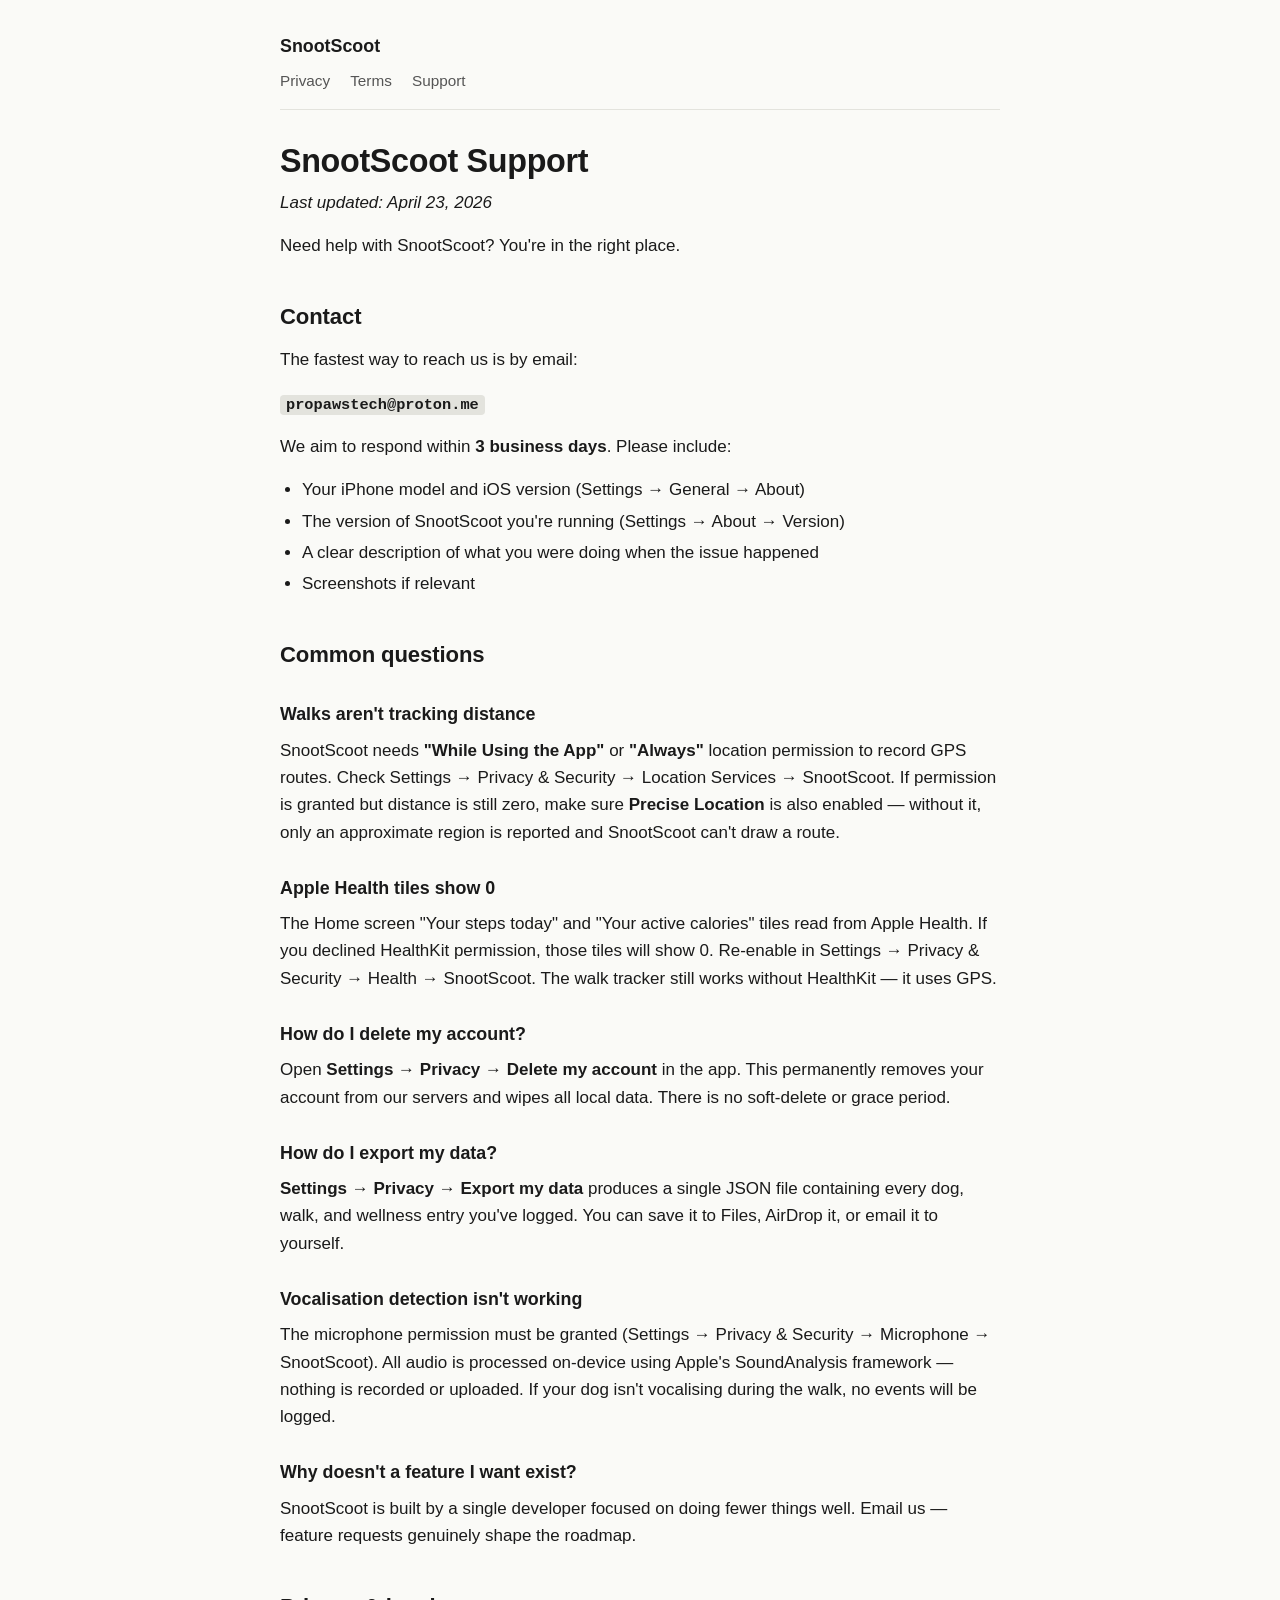
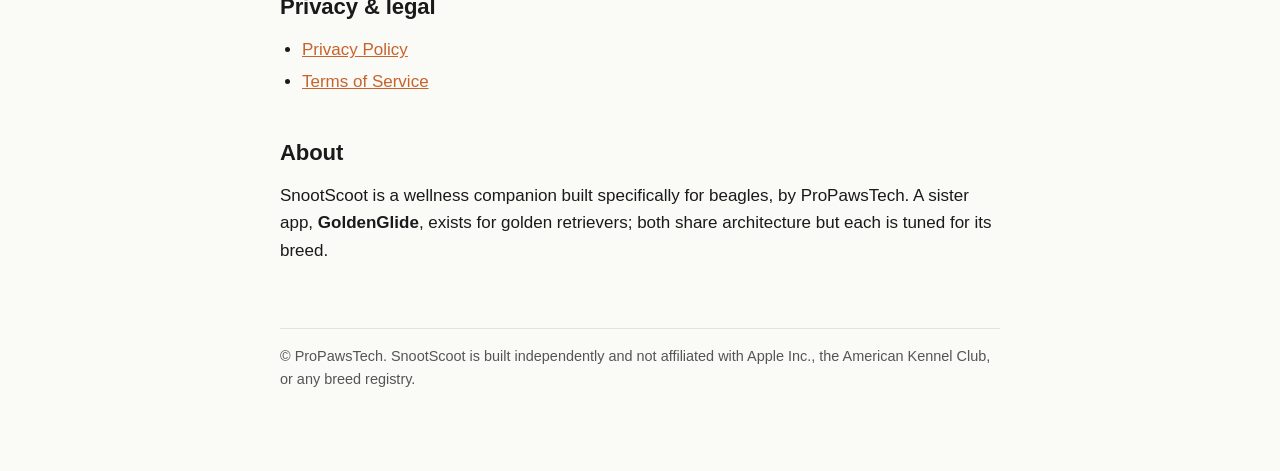
<file: snootscoot/support/index.html>
<!DOCTYPE html>
<html lang="en">
<head>
    <meta charset="utf-8">
    <meta name="viewport" content="width=device-width, initial-scale=1">
    <meta name="robots" content="index,follow">
    <title>SnootScoot · Support</title>
    <style>
/* Shared styles for propawstech.com pages.
   Inlined into each generated HTML file by site/build.py — kept as a
   separate file only so edits to typography/colours flow through to all
   pages on the next build. Keep the rules conservative: legal pages
   should be readable, printable, and accessible above all else. */

:root {
    --bg: #fafaf7;
    --fg: #1a1a1a;
    --muted: #555;
    --accent: #c8632c; /* warm beagle-amber */
    --rule: #e3e3dd;
    --max-width: 720px;
}

@media (prefers-color-scheme: dark) {
    :root {
        --bg: #15140f;
        --fg: #ececea;
        --muted: #a4a4a0;
        --accent: #ffa86b;
        --rule: #2c2a25;
    }
}

* { box-sizing: border-box; }

html { font-size: 17px; -webkit-text-size-adjust: 100%; }

body {
    background: var(--bg);
    color: var(--fg);
    font-family: -apple-system, BlinkMacSystemFont, "Segoe UI", Roboto,
                 "Helvetica Neue", Arial, sans-serif;
    line-height: 1.6;
    margin: 0;
    padding: 32px 24px 80px;
    display: flex;
    justify-content: center;
}

main {
    width: 100%;
    max-width: var(--max-width);
}

header {
    border-bottom: 1px solid var(--rule);
    padding-bottom: 16px;
    margin-bottom: 32px;
}

header a.brand {
    font-weight: 600;
    color: var(--fg);
    text-decoration: none;
    font-size: 1.05rem;
}

header nav {
    margin-top: 8px;
    font-size: 0.9rem;
}

header nav a {
    color: var(--muted);
    text-decoration: none;
    margin-right: 16px;
}

header nav a:hover { color: var(--accent); }

h1 {
    font-size: 1.9rem;
    line-height: 1.2;
    margin: 0 0 8px;
    letter-spacing: -0.01em;
}

h2 {
    font-size: 1.3rem;
    margin: 40px 0 12px;
    letter-spacing: -0.005em;
}

h3 {
    font-size: 1.05rem;
    margin: 28px 0 8px;
}

p, ul, ol { margin: 0 0 16px; }
ul, ol { padding-left: 22px; }
li { margin-bottom: 4px; }

a { color: var(--accent); }

hr {
    border: 0;
    border-top: 1px solid var(--rule);
    margin: 32px 0;
}

code {
    background: var(--rule);
    padding: 1px 6px;
    border-radius: 4px;
    font-size: 0.9em;
}

table {
    width: 100%;
    border-collapse: collapse;
    margin: 0 0 24px;
    font-size: 0.92rem;
}

th, td {
    text-align: left;
    padding: 8px 10px;
    border-bottom: 1px solid var(--rule);
    vertical-align: top;
}

th {
    font-weight: 600;
    background: transparent;
}

blockquote {
    border-left: 3px solid var(--accent);
    margin: 16px 0;
    padding: 4px 14px;
    color: var(--muted);
}

footer {
    margin-top: 64px;
    padding-top: 16px;
    border-top: 1px solid var(--rule);
    color: var(--muted);
    font-size: 0.85rem;
}

footer a { color: var(--muted); }

    </style>
</head>
<body>
<main>
    <header>
        <a class="brand" href="/snootscoot/">SnootScoot</a>
        <nav>
            <a href="/snootscoot/privacy">Privacy</a>
            <a href="/snootscoot/terms">Terms</a>
            <a href="/snootscoot/support">Support</a>
        </nav>
    </header>
    <h1>SnootScoot Support</h1>
<p><em>Last updated: April 23, 2026</em></p>
<p>Need help with SnootScoot? You're in the right place.</p>
<h2>Contact</h2>
<p>The fastest way to reach us is by email:</p>
<p><strong><code>propawstech@proton.me</code></strong></p>
<p>We aim to respond within <strong>3 business days</strong>. Please include:</p>
<ul>
<li>Your iPhone model and iOS version (Settings → General → About)</li>
<li>The version of SnootScoot you're running (Settings → About → Version)</li>
<li>A clear description of what you were doing when the issue happened</li>
<li>Screenshots if relevant</li>
</ul>
<h2>Common questions</h2>
<h3>Walks aren't tracking distance</h3>
<p>SnootScoot needs <strong>"While Using the App"</strong> or <strong>"Always"</strong> location permission
to record GPS routes. Check Settings → Privacy &amp; Security → Location Services
→ SnootScoot. If permission is granted but distance is still zero, make sure
<strong>Precise Location</strong> is also enabled — without it, only an approximate region
is reported and SnootScoot can't draw a route.</p>
<h3>Apple Health tiles show 0</h3>
<p>The Home screen "Your steps today" and "Your active calories" tiles read
from Apple Health. If you declined HealthKit permission, those tiles will
show 0. Re-enable in Settings → Privacy &amp; Security → Health → SnootScoot.
The walk tracker still works without HealthKit — it uses GPS.</p>
<h3>How do I delete my account?</h3>
<p>Open <strong>Settings → Privacy → Delete my account</strong> in the app. This permanently
removes your account from our servers and wipes all local data. There is no
soft-delete or grace period.</p>
<h3>How do I export my data?</h3>
<p><strong>Settings → Privacy → Export my data</strong> produces a single JSON file
containing every dog, walk, and wellness entry you've logged. You can save
it to Files, AirDrop it, or email it to yourself.</p>
<h3>Vocalisation detection isn't working</h3>
<p>The microphone permission must be granted (Settings → Privacy &amp; Security →
Microphone → SnootScoot). All audio is processed on-device using Apple's
SoundAnalysis framework — nothing is recorded or uploaded. If your dog isn't
vocalising during the walk, no events will be logged.</p>
<h3>Why doesn't a feature I want exist?</h3>
<p>SnootScoot is built by a single developer focused on doing fewer things
well. Email us — feature requests genuinely shape the roadmap.</p>
<h2>Privacy &amp; legal</h2>
<ul>
<li><a href="/snootscoot/privacy">Privacy Policy</a></li>
<li><a href="/snootscoot/terms">Terms of Service</a></li>
</ul>
<h2>About</h2>
<p>SnootScoot is a wellness companion built specifically for beagles, by
ProPawsTech. A sister app, <strong>GoldenGlide</strong>, exists for golden retrievers;
both share architecture but each is tuned for its breed.</p>
    <footer>
        © ProPawsTech. SnootScoot is built independently and not
        affiliated with Apple Inc., the American Kennel Club, or any
        breed registry.
    </footer>
</main>
</body>
</html>
</file>
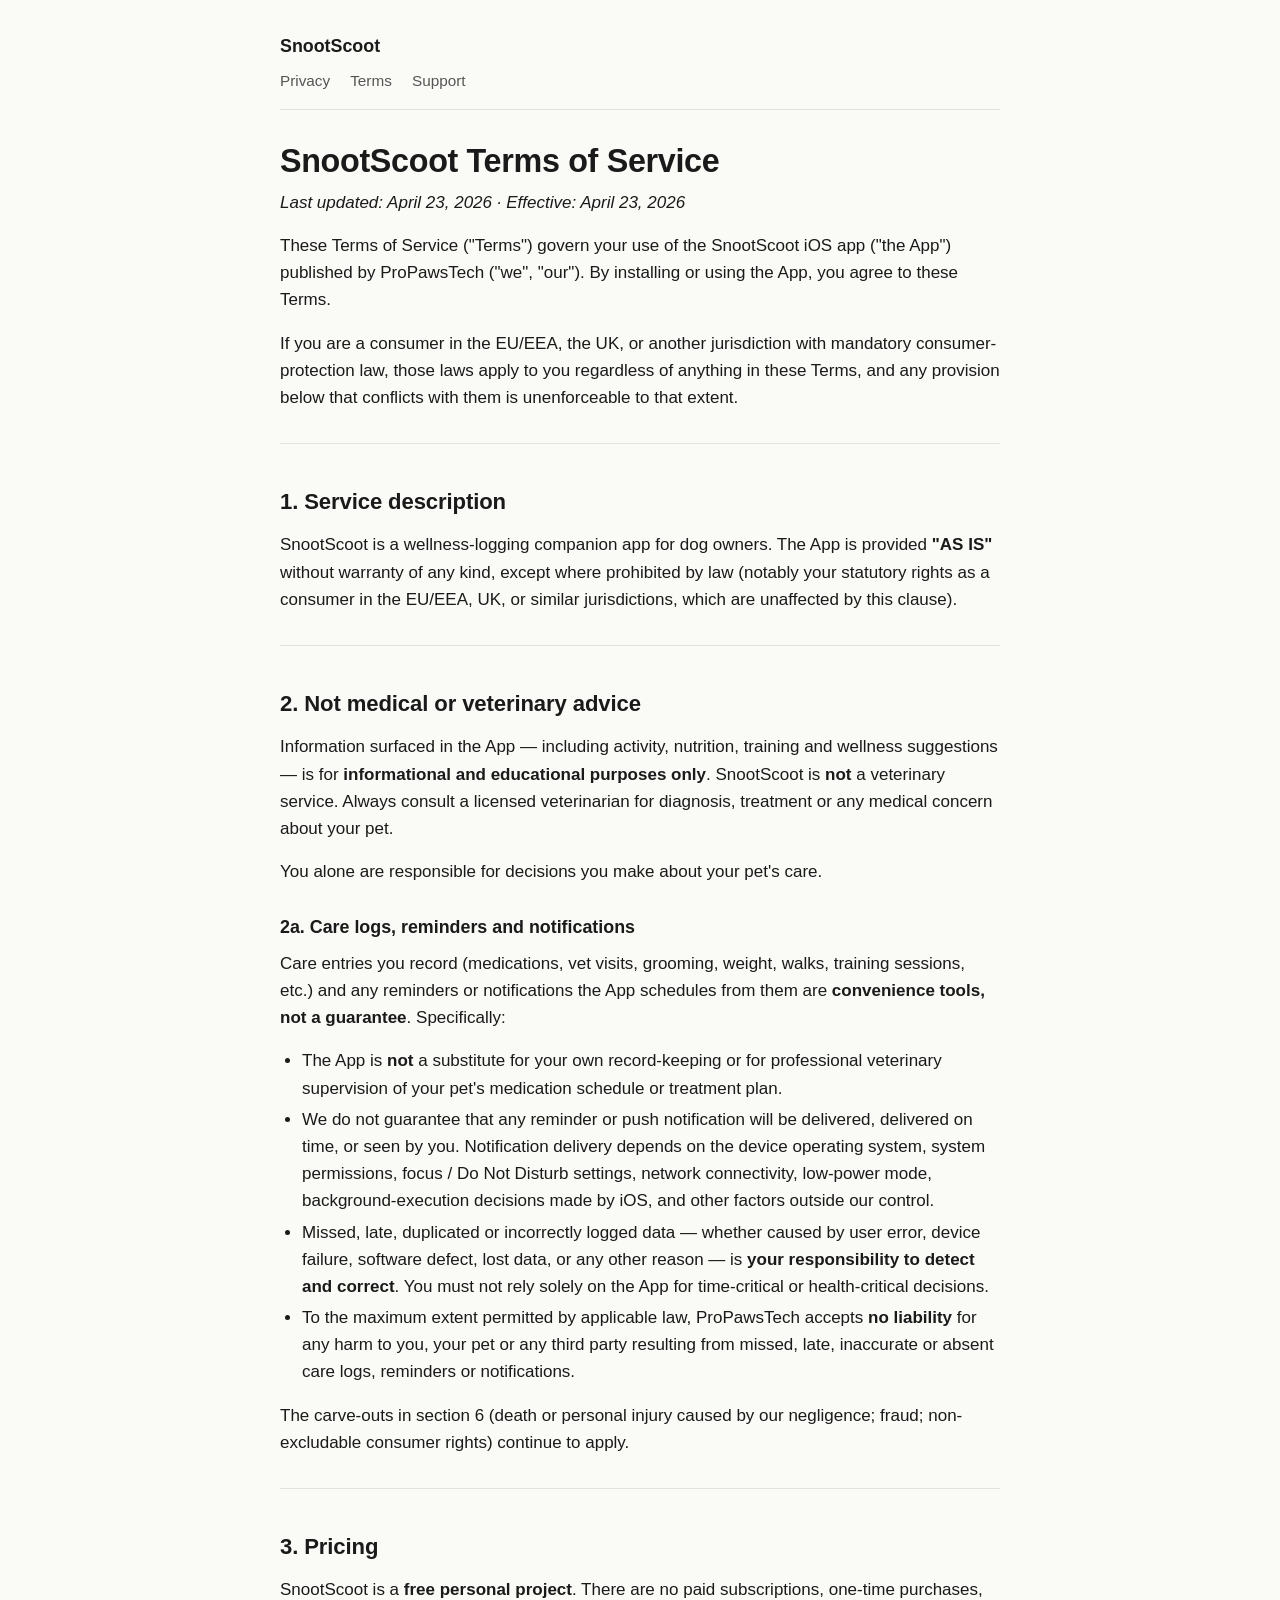
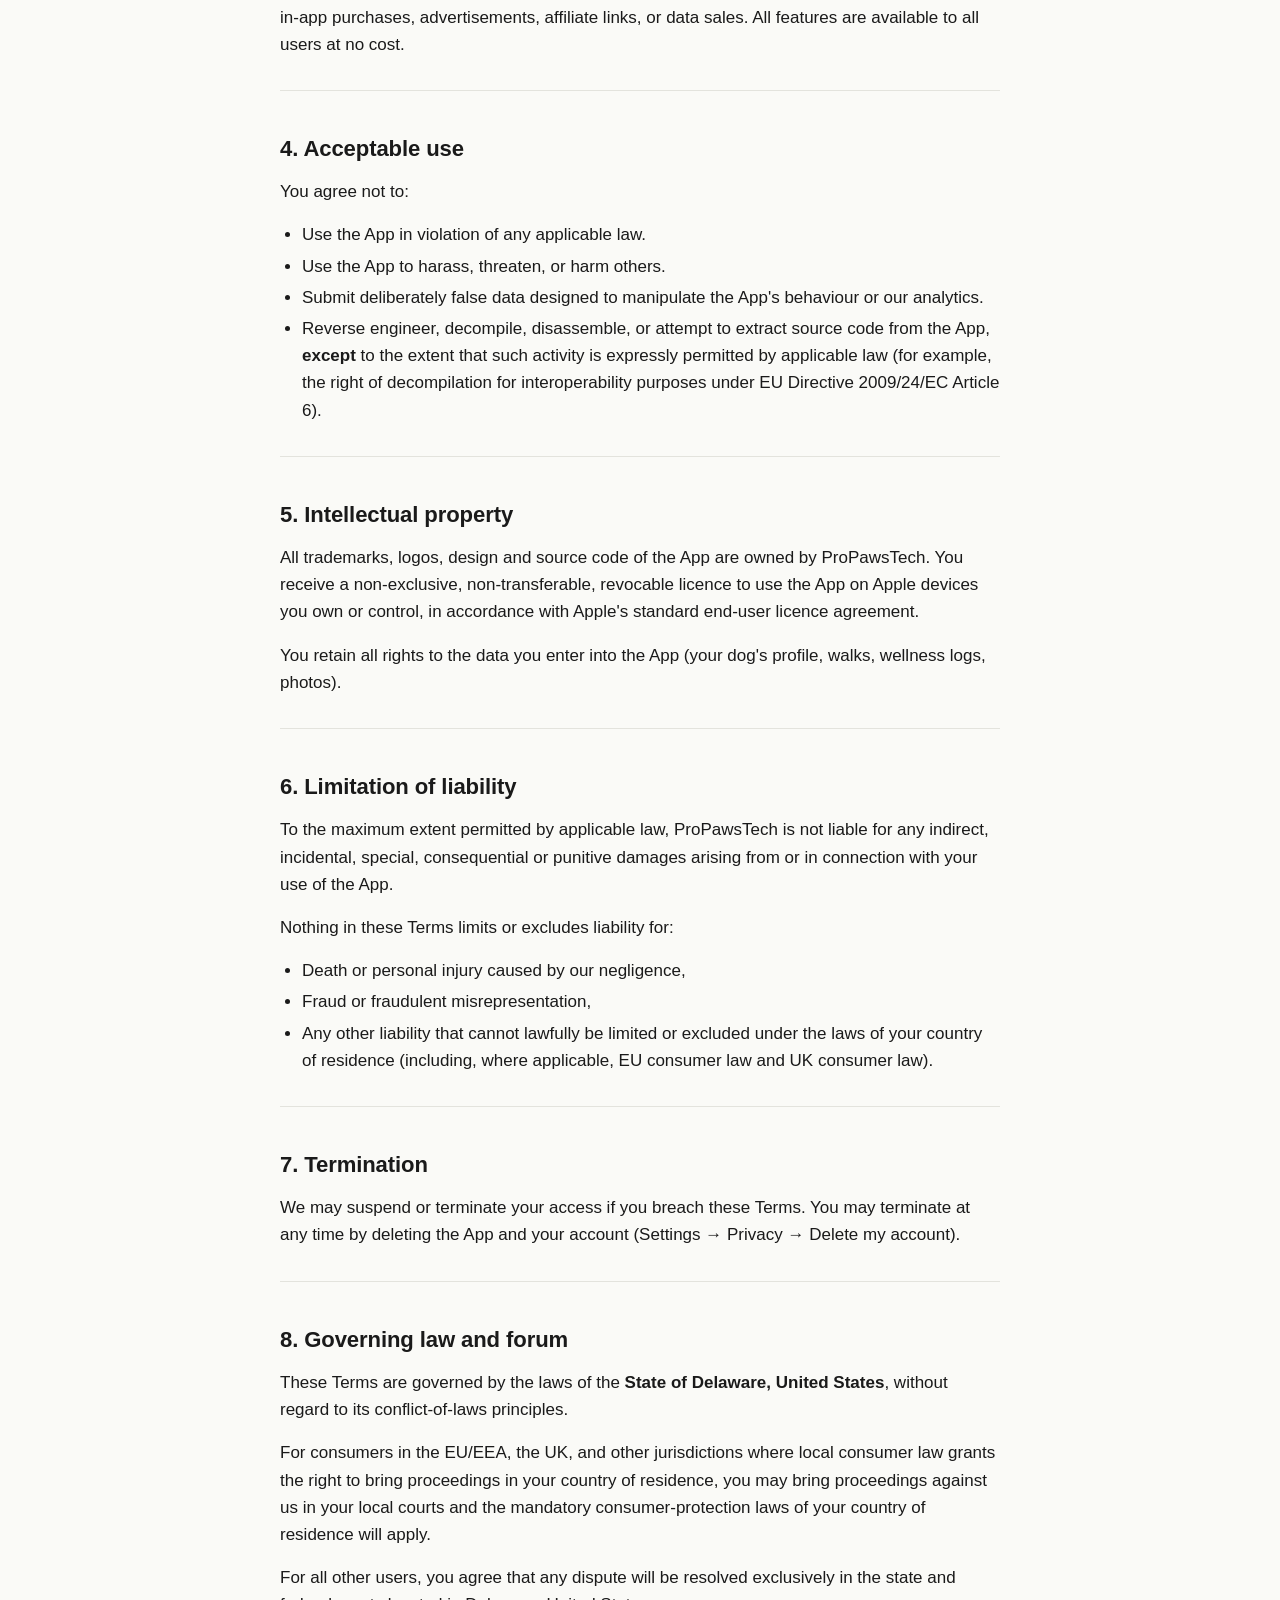
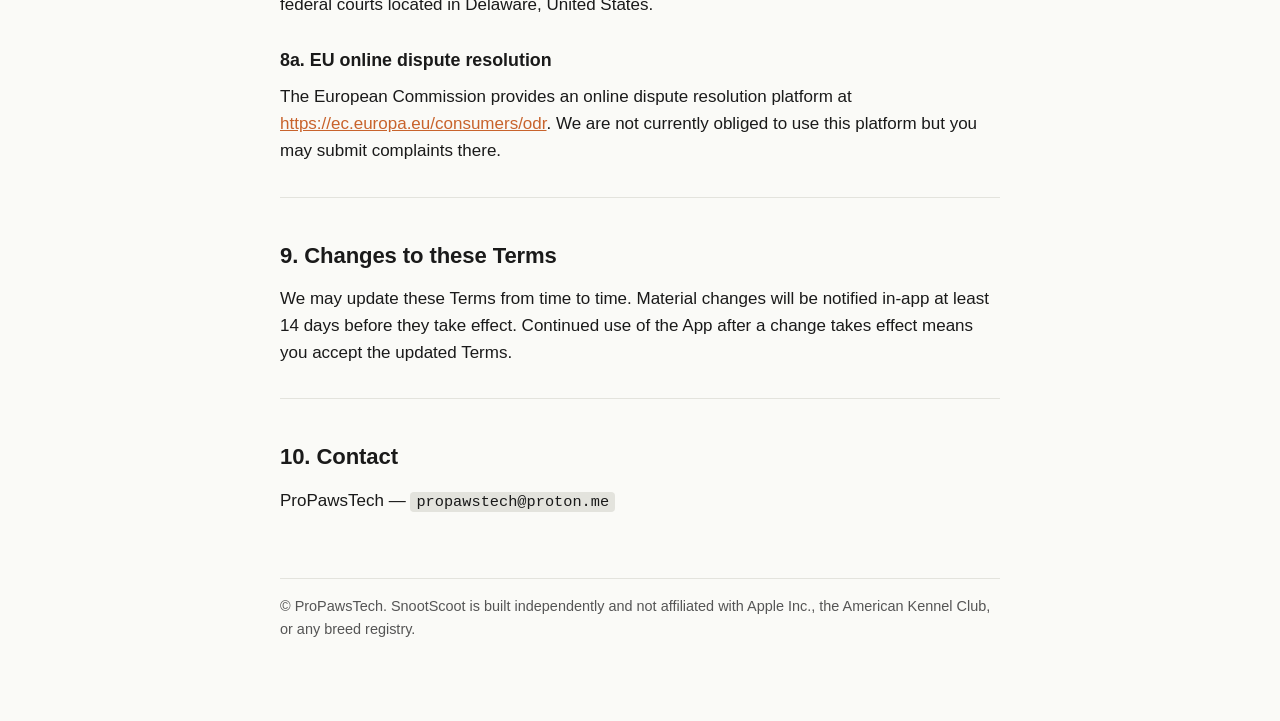
<file: snootscoot/terms/index.html>
<!DOCTYPE html>
<html lang="en">
<head>
    <meta charset="utf-8">
    <meta name="viewport" content="width=device-width, initial-scale=1">
    <meta name="robots" content="index,follow">
    <title>SnootScoot · Terms of Service</title>
    <style>
/* Shared styles for propawstech.com pages.
   Inlined into each generated HTML file by site/build.py — kept as a
   separate file only so edits to typography/colours flow through to all
   pages on the next build. Keep the rules conservative: legal pages
   should be readable, printable, and accessible above all else. */

:root {
    --bg: #fafaf7;
    --fg: #1a1a1a;
    --muted: #555;
    --accent: #c8632c; /* warm beagle-amber */
    --rule: #e3e3dd;
    --max-width: 720px;
}

@media (prefers-color-scheme: dark) {
    :root {
        --bg: #15140f;
        --fg: #ececea;
        --muted: #a4a4a0;
        --accent: #ffa86b;
        --rule: #2c2a25;
    }
}

* { box-sizing: border-box; }

html { font-size: 17px; -webkit-text-size-adjust: 100%; }

body {
    background: var(--bg);
    color: var(--fg);
    font-family: -apple-system, BlinkMacSystemFont, "Segoe UI", Roboto,
                 "Helvetica Neue", Arial, sans-serif;
    line-height: 1.6;
    margin: 0;
    padding: 32px 24px 80px;
    display: flex;
    justify-content: center;
}

main {
    width: 100%;
    max-width: var(--max-width);
}

header {
    border-bottom: 1px solid var(--rule);
    padding-bottom: 16px;
    margin-bottom: 32px;
}

header a.brand {
    font-weight: 600;
    color: var(--fg);
    text-decoration: none;
    font-size: 1.05rem;
}

header nav {
    margin-top: 8px;
    font-size: 0.9rem;
}

header nav a {
    color: var(--muted);
    text-decoration: none;
    margin-right: 16px;
}

header nav a:hover { color: var(--accent); }

h1 {
    font-size: 1.9rem;
    line-height: 1.2;
    margin: 0 0 8px;
    letter-spacing: -0.01em;
}

h2 {
    font-size: 1.3rem;
    margin: 40px 0 12px;
    letter-spacing: -0.005em;
}

h3 {
    font-size: 1.05rem;
    margin: 28px 0 8px;
}

p, ul, ol { margin: 0 0 16px; }
ul, ol { padding-left: 22px; }
li { margin-bottom: 4px; }

a { color: var(--accent); }

hr {
    border: 0;
    border-top: 1px solid var(--rule);
    margin: 32px 0;
}

code {
    background: var(--rule);
    padding: 1px 6px;
    border-radius: 4px;
    font-size: 0.9em;
}

table {
    width: 100%;
    border-collapse: collapse;
    margin: 0 0 24px;
    font-size: 0.92rem;
}

th, td {
    text-align: left;
    padding: 8px 10px;
    border-bottom: 1px solid var(--rule);
    vertical-align: top;
}

th {
    font-weight: 600;
    background: transparent;
}

blockquote {
    border-left: 3px solid var(--accent);
    margin: 16px 0;
    padding: 4px 14px;
    color: var(--muted);
}

footer {
    margin-top: 64px;
    padding-top: 16px;
    border-top: 1px solid var(--rule);
    color: var(--muted);
    font-size: 0.85rem;
}

footer a { color: var(--muted); }

    </style>
</head>
<body>
<main>
    <header>
        <a class="brand" href="/snootscoot/">SnootScoot</a>
        <nav>
            <a href="/snootscoot/privacy">Privacy</a>
            <a href="/snootscoot/terms">Terms</a>
            <a href="/snootscoot/support">Support</a>
        </nav>
    </header>
    <h1>SnootScoot Terms of Service</h1>
<p><em>Last updated: April 23, 2026 · Effective: April 23, 2026</em></p>
<p>These Terms of Service ("Terms") govern your use of the SnootScoot iOS app
("the App") published by ProPawsTech ("we", "our"). By installing or using
the App, you agree to these Terms.</p>
<p>If you are a consumer in the EU/EEA, the UK, or another jurisdiction with
mandatory consumer-protection law, those laws apply to you regardless of
anything in these Terms, and any provision below that conflicts with them is
unenforceable to that extent.</p>
<hr />
<h2>1. Service description</h2>
<p>SnootScoot is a wellness-logging companion app for dog owners. The App is
provided <strong>"AS IS"</strong> without warranty of any kind, except where prohibited by
law (notably your statutory rights as a consumer in the EU/EEA, UK, or
similar jurisdictions, which are unaffected by this clause).</p>
<hr />
<h2>2. Not medical or veterinary advice</h2>
<p>Information surfaced in the App — including activity, nutrition, training and
wellness suggestions — is for <strong>informational and educational purposes
only</strong>. SnootScoot is <strong>not</strong> a veterinary service. Always consult a licensed
veterinarian for diagnosis, treatment or any medical concern about your pet.</p>
<p>You alone are responsible for decisions you make about your pet's care.</p>
<h3>2a. Care logs, reminders and notifications</h3>
<p>Care entries you record (medications, vet visits, grooming, weight,
walks, training sessions, etc.) and any reminders or notifications the
App schedules from them are <strong>convenience tools, not a guarantee</strong>.
Specifically:</p>
<ul>
<li>The App is <strong>not</strong> a substitute for your own record-keeping or for
  professional veterinary supervision of your pet's medication schedule
  or treatment plan.</li>
<li>We do not guarantee that any reminder or push notification will be
  delivered, delivered on time, or seen by you. Notification delivery
  depends on the device operating system, system permissions, focus /
  Do Not Disturb settings, network connectivity, low-power mode,
  background-execution decisions made by iOS, and other factors outside
  our control.</li>
<li>Missed, late, duplicated or incorrectly logged data — whether caused
  by user error, device failure, software defect, lost data, or any
  other reason — is <strong>your responsibility to detect and correct</strong>. You
  must not rely solely on the App for time-critical or
  health-critical decisions.</li>
<li>To the maximum extent permitted by applicable law, ProPawsTech
  accepts <strong>no liability</strong> for any harm to you, your pet or any third
  party resulting from missed, late, inaccurate or absent care logs,
  reminders or notifications.</li>
</ul>
<p>The carve-outs in section 6 (death or personal injury caused by our
negligence; fraud; non-excludable consumer rights) continue to apply.</p>
<hr />
<h2>3. Pricing</h2>
<p>SnootScoot is a <strong>free personal project</strong>. There are no paid
subscriptions, one-time purchases, in-app purchases, advertisements,
affiliate links, or data sales. All features are available to all users at
no cost.</p>
<hr />
<h2>4. Acceptable use</h2>
<p>You agree not to:</p>
<ul>
<li>Use the App in violation of any applicable law.</li>
<li>Use the App to harass, threaten, or harm others.</li>
<li>Submit deliberately false data designed to manipulate the App's behaviour
  or our analytics.</li>
<li>Reverse engineer, decompile, disassemble, or attempt to extract source
  code from the App, <strong>except</strong> to the extent that such activity is
  expressly permitted by applicable law (for example, the right of
  decompilation for interoperability purposes under EU Directive 2009/24/EC
  Article 6).</li>
</ul>
<hr />
<h2>5. Intellectual property</h2>
<p>All trademarks, logos, design and source code of the App are owned by
ProPawsTech. You receive a non-exclusive, non-transferable, revocable
licence to use the App on Apple devices you own or control, in accordance
with Apple's standard end-user licence agreement.</p>
<p>You retain all rights to the data you enter into the App (your dog's
profile, walks, wellness logs, photos).</p>
<hr />
<h2>6. Limitation of liability</h2>
<p>To the maximum extent permitted by applicable law, ProPawsTech is not liable
for any indirect, incidental, special, consequential or punitive damages
arising from or in connection with your use of the App.</p>
<p>Nothing in these Terms limits or excludes liability for:</p>
<ul>
<li>Death or personal injury caused by our negligence,</li>
<li>Fraud or fraudulent misrepresentation,</li>
<li>Any other liability that cannot lawfully be limited or excluded under the
  laws of your country of residence (including, where applicable, EU
  consumer law and UK consumer law).</li>
</ul>
<hr />
<h2>7. Termination</h2>
<p>We may suspend or terminate your access if you breach these Terms. You may
terminate at any time by deleting the App and your account (Settings →
Privacy → Delete my account).</p>
<hr />
<h2>8. Governing law and forum</h2>
<p>These Terms are governed by the laws of the <strong>State of Delaware, United
States</strong>, without regard to its conflict-of-laws principles.</p>
<p>For consumers in the EU/EEA, the UK, and other jurisdictions where local
consumer law grants the right to bring proceedings in your country of
residence, you may bring proceedings against us in your local courts and
the mandatory consumer-protection laws of your country of residence will
apply.</p>
<p>For all other users, you agree that any dispute will be resolved
exclusively in the state and federal courts located in Delaware, United
States.</p>
<h3>8a. EU online dispute resolution</h3>
<p>The European Commission provides an online dispute resolution platform at
<a href="https://ec.europa.eu/consumers/odr">https://ec.europa.eu/consumers/odr</a>. We are not currently obliged to use
this platform but you may submit complaints there.</p>
<hr />
<h2>9. Changes to these Terms</h2>
<p>We may update these Terms from time to time. Material changes will be
notified in-app at least 14 days before they take effect. Continued use of
the App after a change takes effect means you accept the updated Terms.</p>
<hr />
<h2>10. Contact</h2>
<p>ProPawsTech — <code>propawstech@proton.me</code></p>
    <footer>
        © ProPawsTech. SnootScoot is built independently and not
        affiliated with Apple Inc., the American Kennel Club, or any
        breed registry.
    </footer>
</main>
</body>
</html>
</file>
